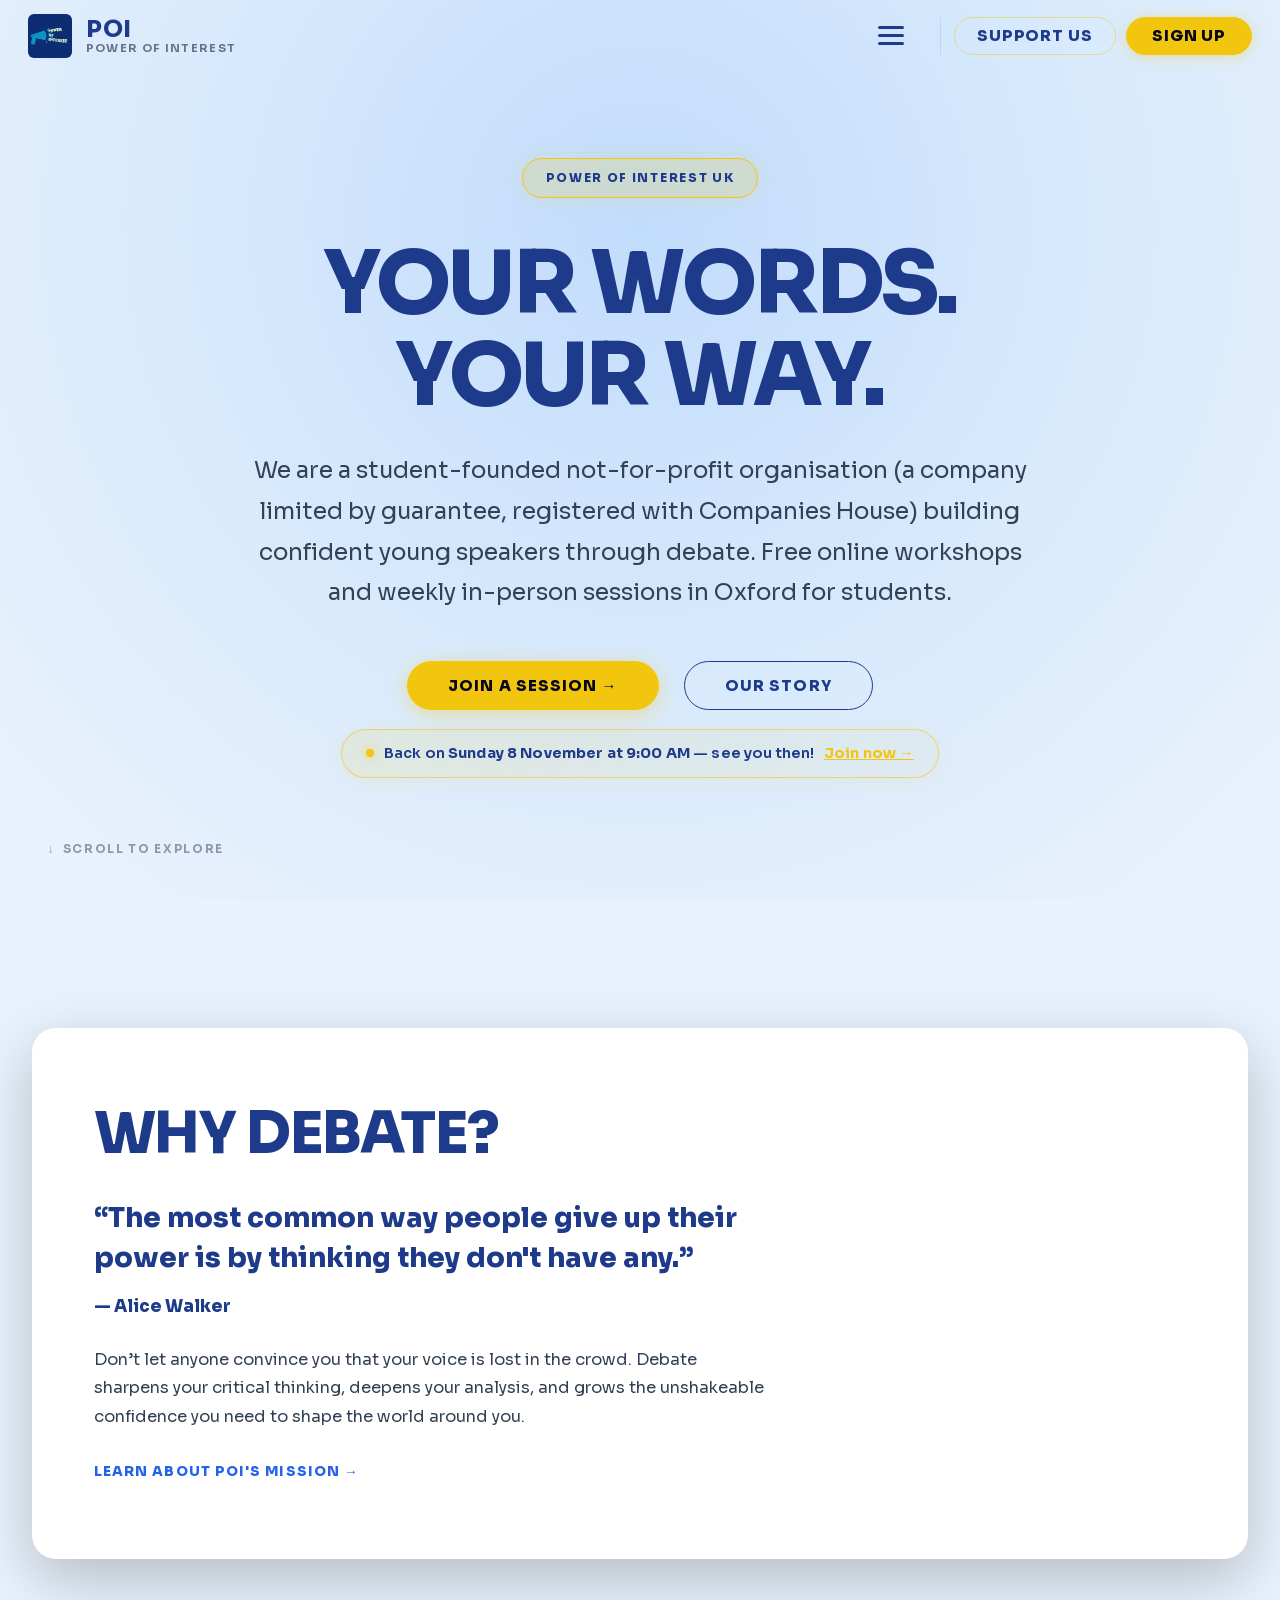
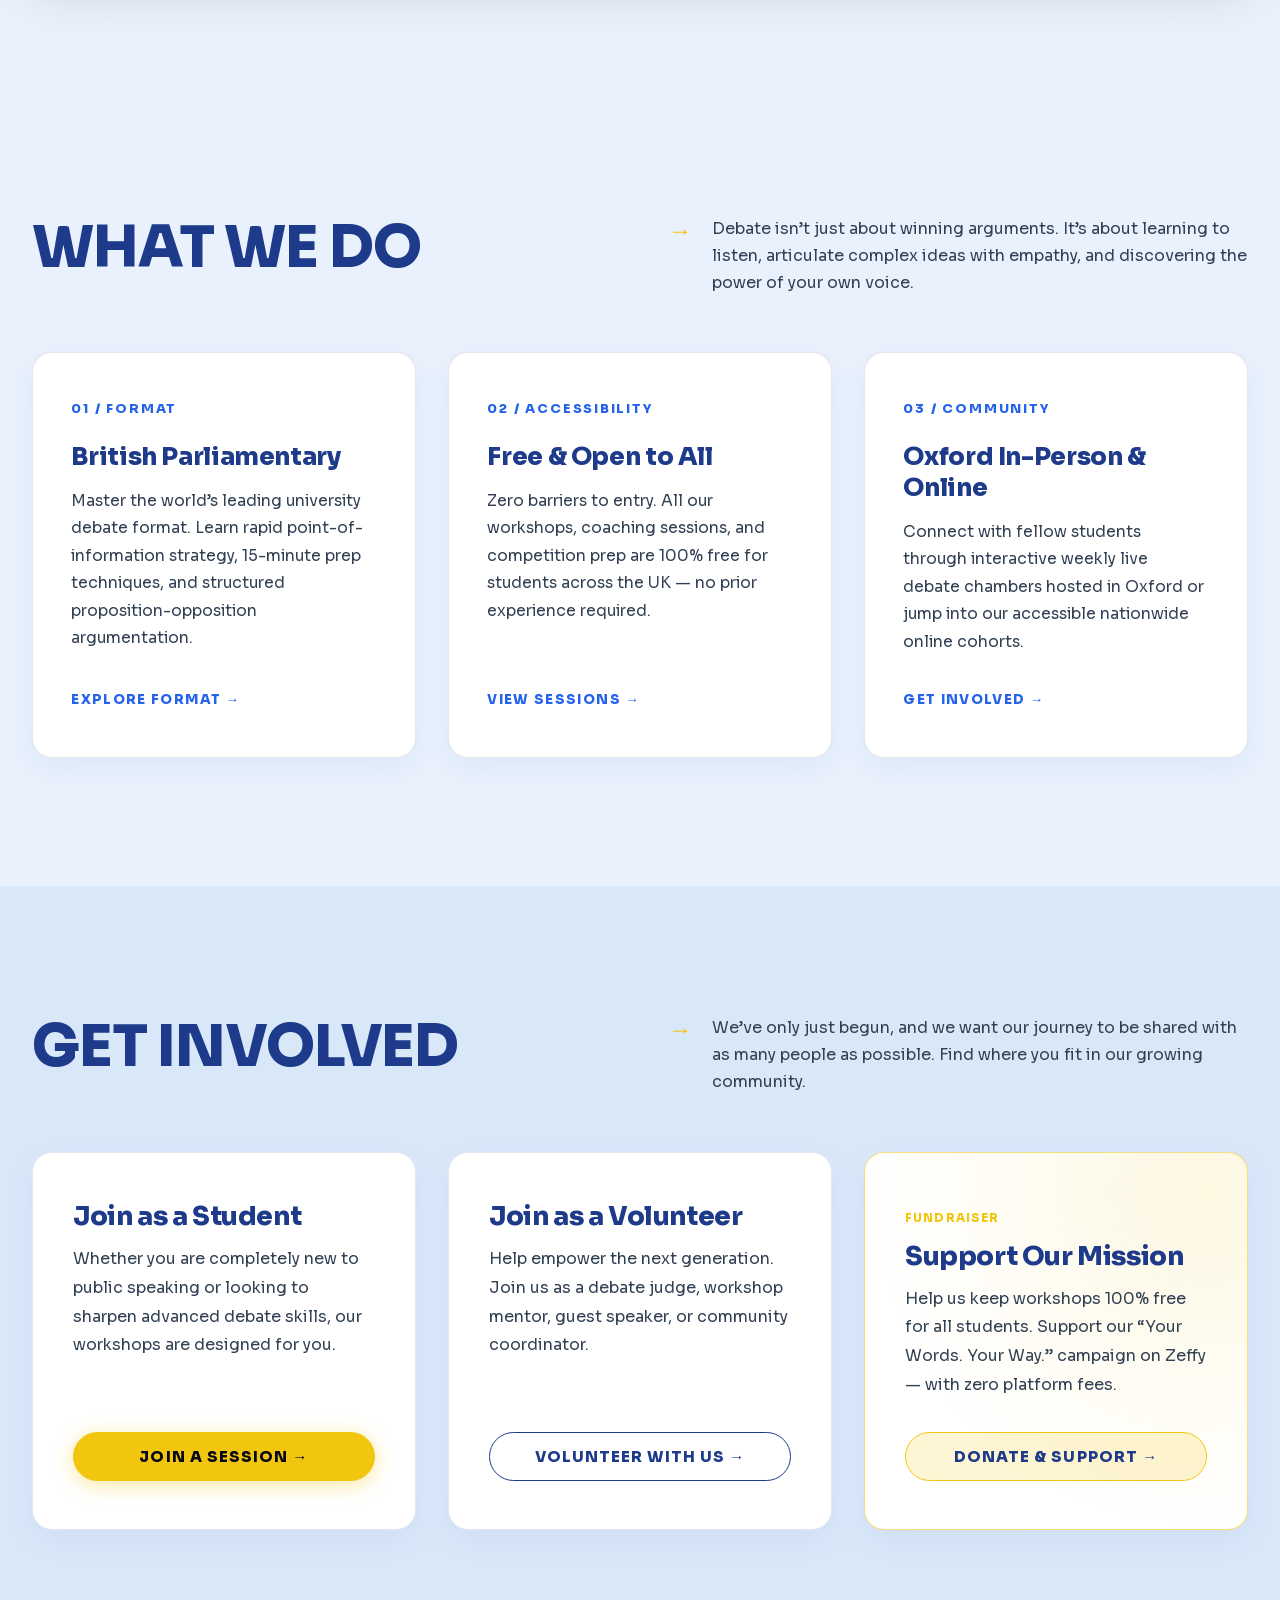
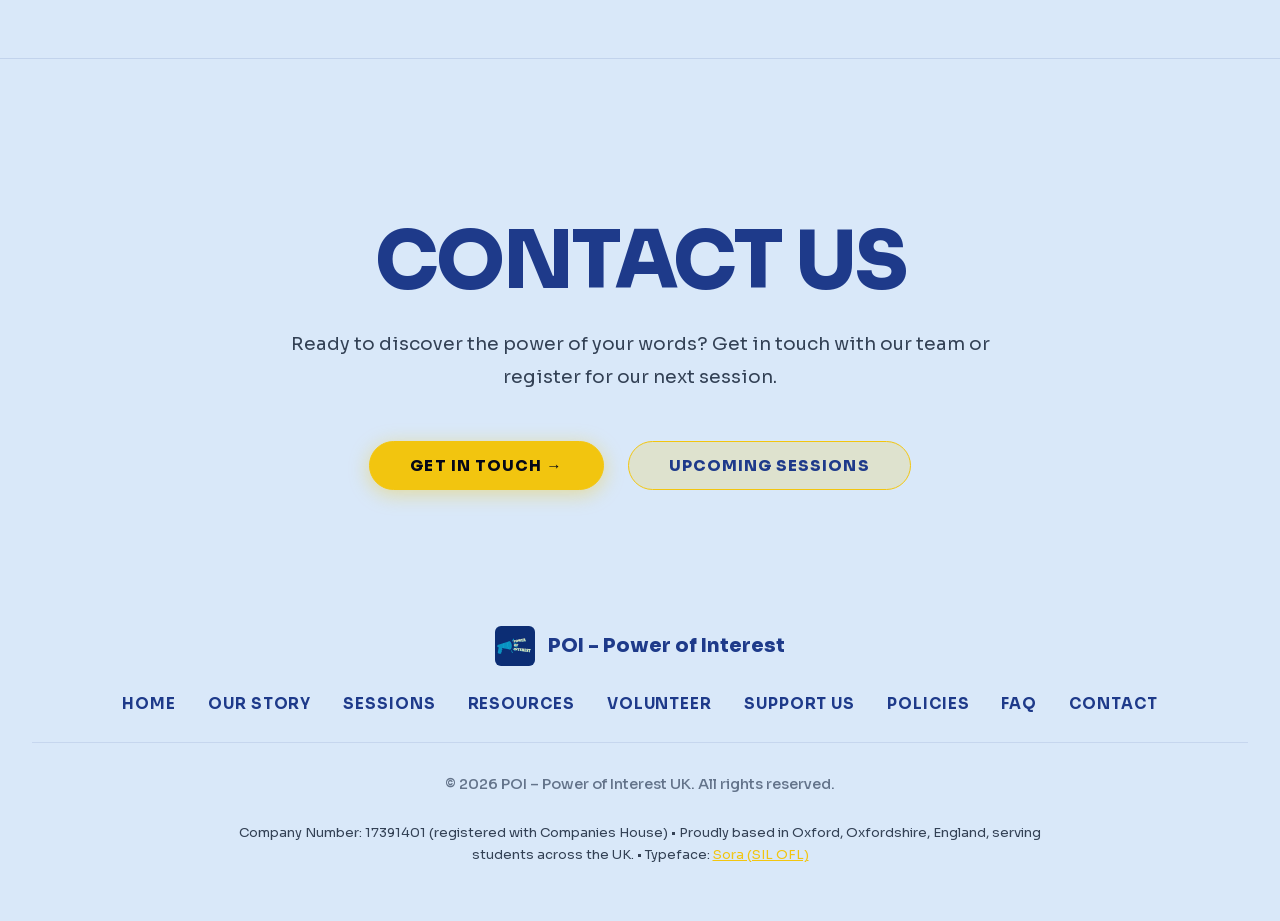
<file: index.html>
<!DOCTYPE html>
<html lang="en">
<head>
  <meta charset="UTF-8" />
  <meta name="viewport" content="width=device-width, initial-scale=1.0" />
  <title>POI – Power of Interest UK | Free Debate &amp; Public Speaking for Students</title>
  <meta name="description" content="POI (Power of Interest) is a student-founded not-for-profit offering free debate workshops and weekly British Parliamentary sessions in Oxford for secondary school students across the UK." />
  <meta name="keywords" content="POI, POI UK, Power of Interest, Power of Interest UK, debate UK, youth debate, public speaking UK, Oxford debate, free debate classes, British Parliamentary debate, secondary school debate, student debate club, debate for teenagers, debate Oxford, public speaking for students, debate workshops UK, learn to debate, debate society, oracy skills, debate training, free public speaking, debating for young people" />
  <!-- Open Graph (Facebook, LinkedIn, WhatsApp) -->
  <meta property="og:type" content="website" />
  <meta property="og:site_name" content="POI – Power of Interest UK" />
  <meta property="og:title" content="POI – Free Debate &amp; Public Speaking for Students" />
  <meta property="og:description" content="Student-founded not-for-profit offering free debate workshops and weekly British Parliamentary sessions in Oxford. Open to all UK secondary school students." />
  <meta property="og:url" content="https://poi.org.uk/" />
  <meta property="og:image" content="https://poi.org.uk/logo.jpg" />
  <meta property="og:locale" content="en_GB" />
  <!-- Twitter Card -->
  <meta name="twitter:card" content="summary" />
  <meta name="twitter:title" content="POI – Free Debate &amp; Public Speaking for Students" />
  <meta name="twitter:description" content="Student-founded not-for-profit offering free debate workshops and weekly British Parliamentary sessions in Oxford for secondary school students." />
  <meta name="twitter:image" content="https://poi.org.uk/logo.jpg" />
  <!-- Geo-targeting for local SEO -->
  <meta name="geo.region" content="GB-OXF" />
  <meta name="geo.placename" content="Oxford" />
  <meta name="geo.position" content="51.7520;-1.2577" />
  <meta name="ICBM" content="51.7520, -1.2577" />
  <link rel="preconnect" href="https://fonts.googleapis.com" />
  <link rel="preconnect" href="https://fonts.gstatic.com" crossorigin />
  <link href="https://fonts.googleapis.com/css2?family=Sora:wght@300;400;500;600;700;800;900&amp;display=swap" rel="stylesheet" />
  <link rel="stylesheet" href="styles.css?v=2.3" />
  <link rel="icon" href="logo.jpg" type="image/jpeg" />
  <link rel="canonical" href="https://poi.org.uk/" />
  <!-- Structured Data: Organization -->
  <script type="application/ld+json">
  {
    "@context": "https://schema.org",
    "@type": "Organization",
    "name": "POI – Power of Interest UK",
    "alternateName": ["POI", "Power of Interest", "POI UK", "Power of Interest UK"],
    "url": "https://poi.org.uk",
    "logo": "https://poi.org.uk/logo.jpg",
    "description": "A student-founded not-for-profit organisation offering free debate and public speaking workshops for secondary school students across the UK, based in Oxford.",
    "foundingDate": "2025",
    "founders": [
      { "@type": "Person", "name": "Maria Fargher" },
      { "@type": "Person", "name": "Alison Zhao" }
    ],
    "address": {
      "@type": "PostalAddress",
      "addressLocality": "Oxford",
      "addressRegion": "Oxfordshire",
      "addressCountry": "GB"
    },
    "areaServed": {
      "@type": "Country",
      "name": "United Kingdom"
    },
    "contactPoint": {
      "@type": "ContactPoint",
      "email": "contact@poi.org.uk",
      "contactType": "customer service"
    },
    "sameAs": [
      "https://www.linkedin.com/company/poi-power-of-interest/",
      "https://www.instagram.com/power_of_interest"
    ]
  }
  </script>
  <!-- Structured Data: WebSite -->
  <script type="application/ld+json">
  {
    "@context": "https://schema.org",
    "@type": "WebSite",
    "name": "POI – Power of Interest UK",
    "url": "https://poi.org.uk"
  }
  </script>
  <!-- Structured Data: BreadcrumbList -->
  <script type="application/ld+json">
  {
    "@context": "https://schema.org",
    "@type": "BreadcrumbList",
    "itemListElement": [
      { "@type": "ListItem", "position": 1, "name": "Home", "item": "https://poi.org.uk/" }
    ]
  }
  </script>
</head>
<body>

  <!-- ===== HEADER ===== -->
  <header class="site-header">
<div class="header-inner">
      <a href="index.html" class="header-brand">
        <img src="logo.jpg" alt="POI Logo" class="header-logo" />
        <div class="header-brand-text">
          <span class="brand-title">POI</span>
          <span class="brand-sub">Power of Interest</span>
        </div>
      </a>
      <nav class="nav" role="navigation" aria-label="Main navigation">

        <div class="nav-actions">
          <a href="https://www.zeffy.com/en-GB/donation-form/your-words-your-way" target="_blank" rel="noopener noreferrer" class="nav-btn-donate">Support Us</a>
          <a href="sessions.html" class="nav-cta">Sign Up</a>
        </div>
      </nav>
      <button class="hamburger" id="hamburger" aria-label="Toggle menu" aria-expanded="false">
        <span></span><span></span><span></span>
      </button>
    </div>
    <nav class="mobile-nav" id="mobile-nav" aria-label="Mobile navigation">
      <a href="index.html" class="active">Home</a>
      <a href="about.html">Our Story</a>
      <a href="sessions.html">Sessions</a>
      <a href="resources.html">Resources</a>
      <a href="volunteering.html">Volunteer</a>
      <a href="faq.html">FAQ</a>
      <a href="policies.html">Policies</a>
      <a href="contact.html">Contact</a>
      <div class="mobile-nav-actions">
        <a href="https://www.zeffy.com/en-GB/donation-form/your-words-your-way" target="_blank" rel="noopener noreferrer" class="btn btn-outline-yellow">Support Us &rarr;</a>
        <a href="sessions.html" class="btn btn-primary">Sign Up &rarr;</a>
      </div>
    </nav>
  </header>

  <!-- ===== HERO SECTION (Text-only Digital Panda Style) ===== -->
  <section class="hero">
    <div class="hero-content reveal">
      <span class="hero-tag">Power of Interest UK</span>
      <h1>Your Words.<br>Your Way.</h1>
      <p class="hero-subtitle">
        We are a student-founded not-for-profit organisation (a company limited by guarantee, registered with Companies House) building confident young speakers through debate. Free online workshops and weekly in-person sessions in Oxford for students.
      </p>
      <div class="hero-cta-row">
        <a href="sessions.html" class="btn btn-primary">Join a Session &rarr;</a>
        <a href="about.html" class="btn btn-outline">Our Story</a>
      </div>
      <!-- ===== ANNOUNCEMENT CALLOUT ===== -->
      <div class="hero-announcement">
        <span class="announcement-dot"></span>
        <span>Back on <strong>Sunday 8 November at 9:00 AM</strong> &mdash; see you then!</span>
        <a href="sessions.html">Join now &rarr;</a>
      </div>
    </div>
    <div class="hero-scroll-hint">
      <span>&darr;</span> Scroll to explore
    </div>
  </section>

  <!-- ===== QUOTE / MISSION SECTION (Light Card on Dark BG) ===== -->
  <section class="section">
    <div class="container">
      <div class="card-light-container reveal">
        <div class="card-light-split">
          <h2>Why Debate?</h2>
          <div class="card-light-content">
            <div class="quote-highlight">
              &ldquo;The most common way people give up their power is by thinking they don't have any.&rdquo;
            </div>
            <div class="quote-author">
              &mdash; Alice Walker
            </div>
            <p>
              Don&rsquo;t let anyone convince you that your voice is lost in the crowd. Debate sharpens your critical thinking, deepens your analysis, and grows the unshakeable confidence you need to shape the world around you.
            </p>
            <a href="about.html" class="card-light-link">LEARN ABOUT POI'S MISSION &rarr;</a>
          </div>
        </div>
      </div>
    </div>
  </section>

  <!-- ===== WHAT WE DO SECTION (Services/Pillars) ===== -->
  <section class="section">
    <div class="container">
      <div class="section-header-split reveal">
        <h2>What We Do</h2>
        <div class="section-header-desc">
          <span class="arrow">&rarr;</span>
          <p>
            Debate isn’t just about winning arguments. It’s about learning to listen, articulate complex ideas with empathy, and discovering the power of your own voice.
          </p>
        </div>
      </div>

      <div class="services-grid">
        <!-- Pillar 1 -->
        <div class="service-card reveal reveal-delay-1">
          <div class="service-card-top">
            <span class="service-num">01 / FORMAT</span>
            <h3>British Parliamentary</h3>
            <p>
              Master the world’s leading university debate format. Learn rapid point-of-information strategy, 15-minute prep techniques, and structured proposition-opposition argumentation.
            </p>
          </div>
          <a href="faq.html#bp-debate" class="btn-link">EXPLORE FORMAT &rarr;</a>
        </div>

        <!-- Pillar 2 -->
        <div class="service-card reveal reveal-delay-2">
          <div class="service-card-top">
            <span class="service-num">02 / ACCESSIBILITY</span>
            <h3>Free &amp; Open to All</h3>
            <p>
              Zero barriers to entry. All our workshops, coaching sessions, and competition prep are 100% free for students across the UK &mdash; no prior experience required.
            </p>
          </div>
          <a href="sessions.html" class="btn-link">VIEW SESSIONS &rarr;</a>
        </div>

        <!-- Pillar 3 -->
        <div class="service-card reveal reveal-delay-3">
          <div class="service-card-top">
            <span class="service-num">03 / COMMUNITY</span>
            <h3>Oxford In-Person &amp; Online</h3>
            <p>
              Connect with fellow students through interactive weekly live debate chambers hosted in Oxford or jump into our accessible nationwide online cohorts.
            </p>
          </div>
          <a href="sessions.html" class="btn-link">GET INVOLVED &rarr;</a>
        </div>
      </div>
    </div>
  </section>

  <!-- ===== JOIN US / ACTION CARDS ===== -->
  <section class="section section--alt">
    <div class="container">
      <div class="section-header-split reveal">
        <h2>Get Involved</h2>
        <div class="section-header-desc">
          <span class="arrow">&rarr;</span>
          <p>
            We’ve only just begun, and we want our journey to be shared with as many people as possible. Find where you fit in our growing community.
          </p>
        </div>
      </div>

      <div class="join-section-grid">
        <div class="join-card reveal reveal-delay-1">
          <div>
            <h3>Join as a Student</h3>
            <p>
              Whether you are completely new to public speaking or looking to sharpen advanced debate skills, our workshops are designed for you.
            </p>
          </div>
          <a href="sessions.html" class="btn btn-primary">Join a Session &rarr;</a>
        </div>

        <div class="join-card reveal reveal-delay-2">
          <div>
            <h3>Join as a Volunteer</h3>
            <p>
              Help empower the next generation. Join us as a debate judge, workshop mentor, guest speaker, or community coordinator.
            </p>
          </div>
          <a href="volunteering.html" class="btn btn-outline">Volunteer With Us &rarr;</a>
        </div>

        <div class="join-card reveal reveal-delay-3" style="border-color: var(--yellow-border); background: radial-gradient(circle at 90% 10%, rgba(242, 197, 15, 0.12) 0%, transparent 70%), var(--bg-card);">
          <div>
            <span style="display: inline-block; font-size: 0.72rem; font-weight: 800; text-transform: uppercase; letter-spacing: 0.1em; color: var(--yellow); margin-bottom: 0.75rem;">Fundraiser</span>
            <h3>Support Our Mission</h3>
            <p>
              Help us keep workshops 100% free for all students. Support our &ldquo;Your Words. Your Way.&rdquo; campaign on Zeffy &mdash; with zero platform fees.
            </p>
          </div>
          <a href="https://www.zeffy.com/en-GB/donation-form/your-words-your-way" target="_blank" rel="noopener noreferrer" class="btn btn-outline-yellow">Donate &amp; Support &rarr;</a>
        </div>
      </div>
    </div>
  </section>

  <!-- ===== FOOTER ===== -->
  <footer class="site-footer">
    <div class="container">
      <div class="footer-cta reveal">
        <h2>Contact Us</h2>
        <p>Ready to discover the power of your words? Get in touch with our team or register for our next session.</p>
        <div class="footer-cta-buttons">
          <a href="contact.html" class="btn btn-primary">Get In Touch &rarr;</a>
          <a href="sessions.html" class="btn btn-outline-yellow">Upcoming Sessions</a>
        </div>
      </div>

      <div class="footer-inner">
        <div class="footer-brand-row">
          <img src="logo.jpg" alt="POI Logo" class="footer-logo" />
          <span class="footer-brand-name">POI &ndash; Power of Interest</span>
        </div>
        <nav class="footer-links" aria-label="Footer navigation">
          <a href="index.html">Home</a>
          <a href="about.html">Our Story</a>
          <a href="sessions.html">Sessions</a>
          <a href="resources.html">Resources</a>
          <a href="volunteering.html">Volunteer</a>
          <a href="https://www.zeffy.com/en-GB/donation-form/your-words-your-way" target="_blank" rel="noopener noreferrer">Support Us</a>
          <a href="policies.html">Policies</a>
          <a href="faq.html">FAQ</a>
          <a href="contact.html">Contact</a>
        </nav>
        <p class="footer-copyright">&copy; 2026 POI &ndash; Power of Interest UK. All rights reserved.</p>
        <p class="footer-meta">Company Number: 17391401 (registered with Companies House) &bull; Proudly based in Oxford, Oxfordshire, England, serving students across the UK. &bull; Typeface: <a href="fonts/LICENSE-Sora.txt" target="_blank" style="color: inherit; text-decoration: underline;">Sora (SIL OFL)</a></p>
      </div>
    </div>
  </footer>

  <script src="main.js"></script>
</body>
</html>
</file>
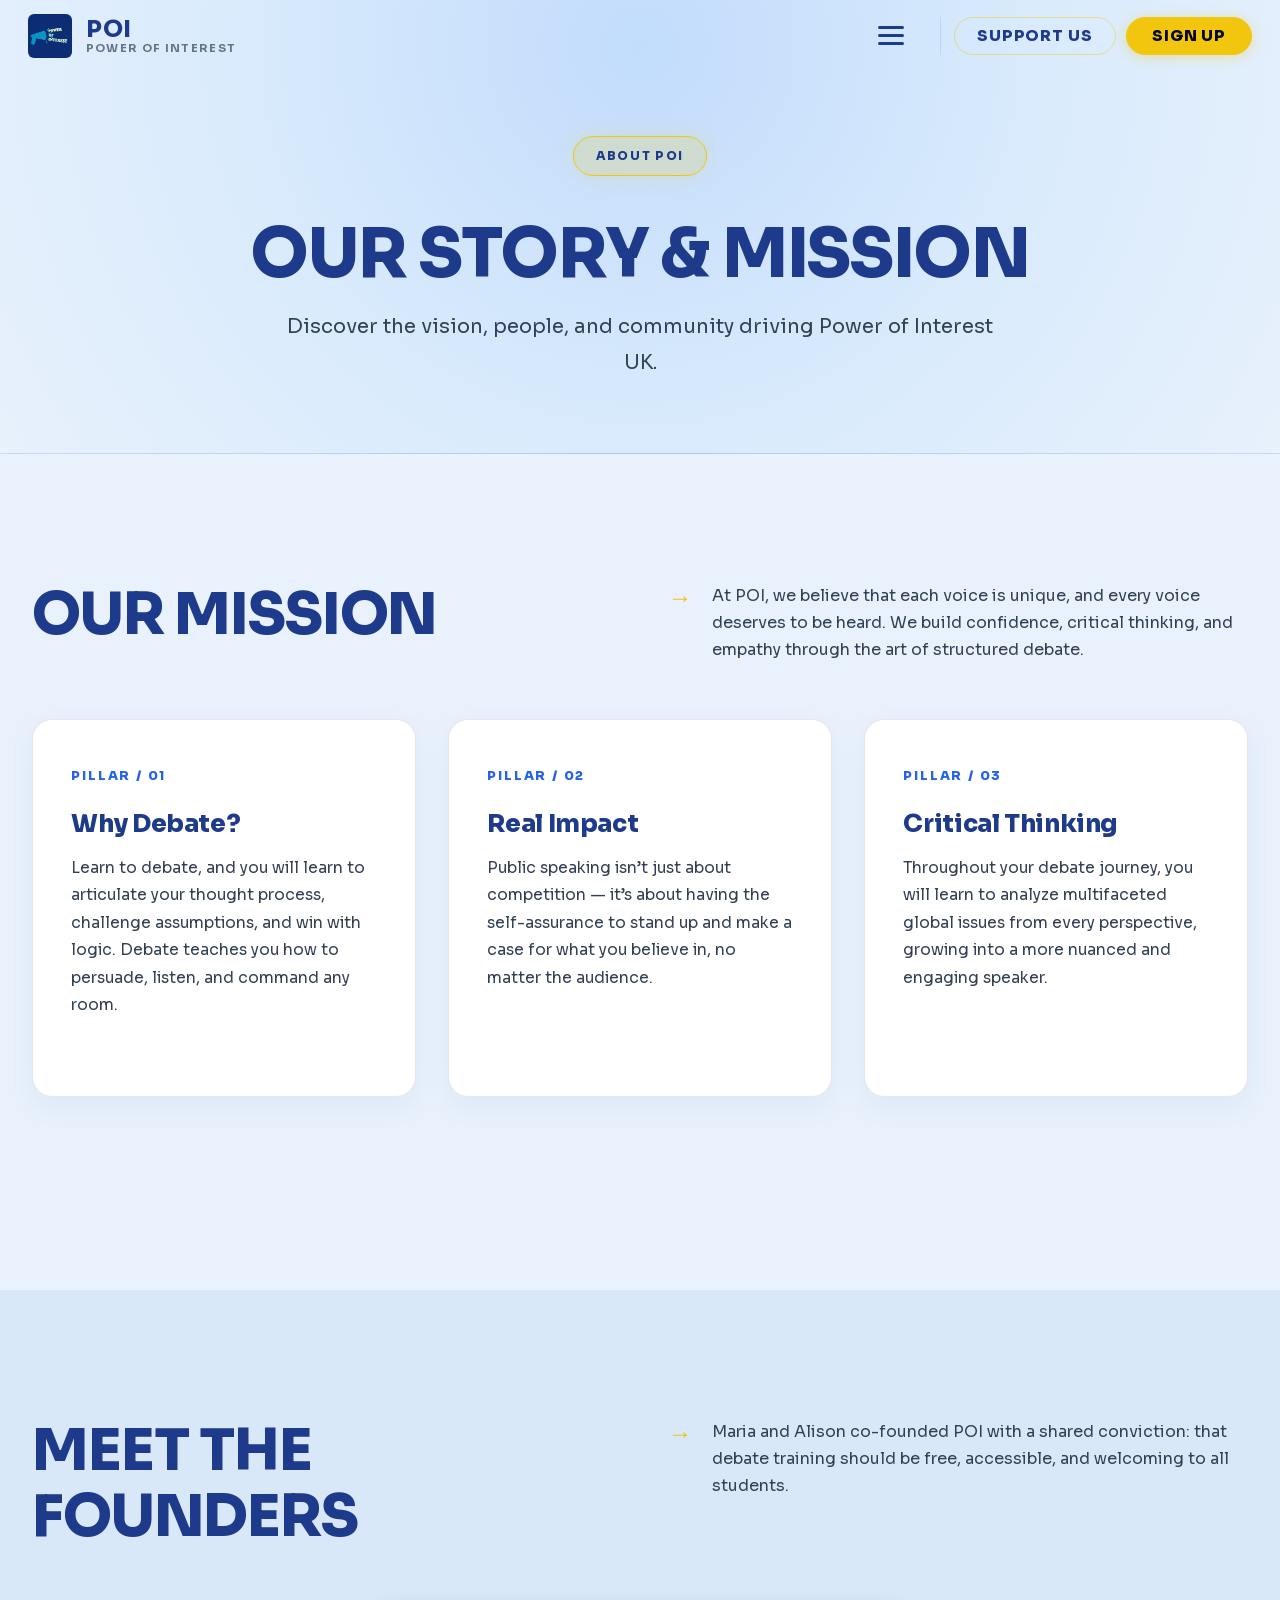
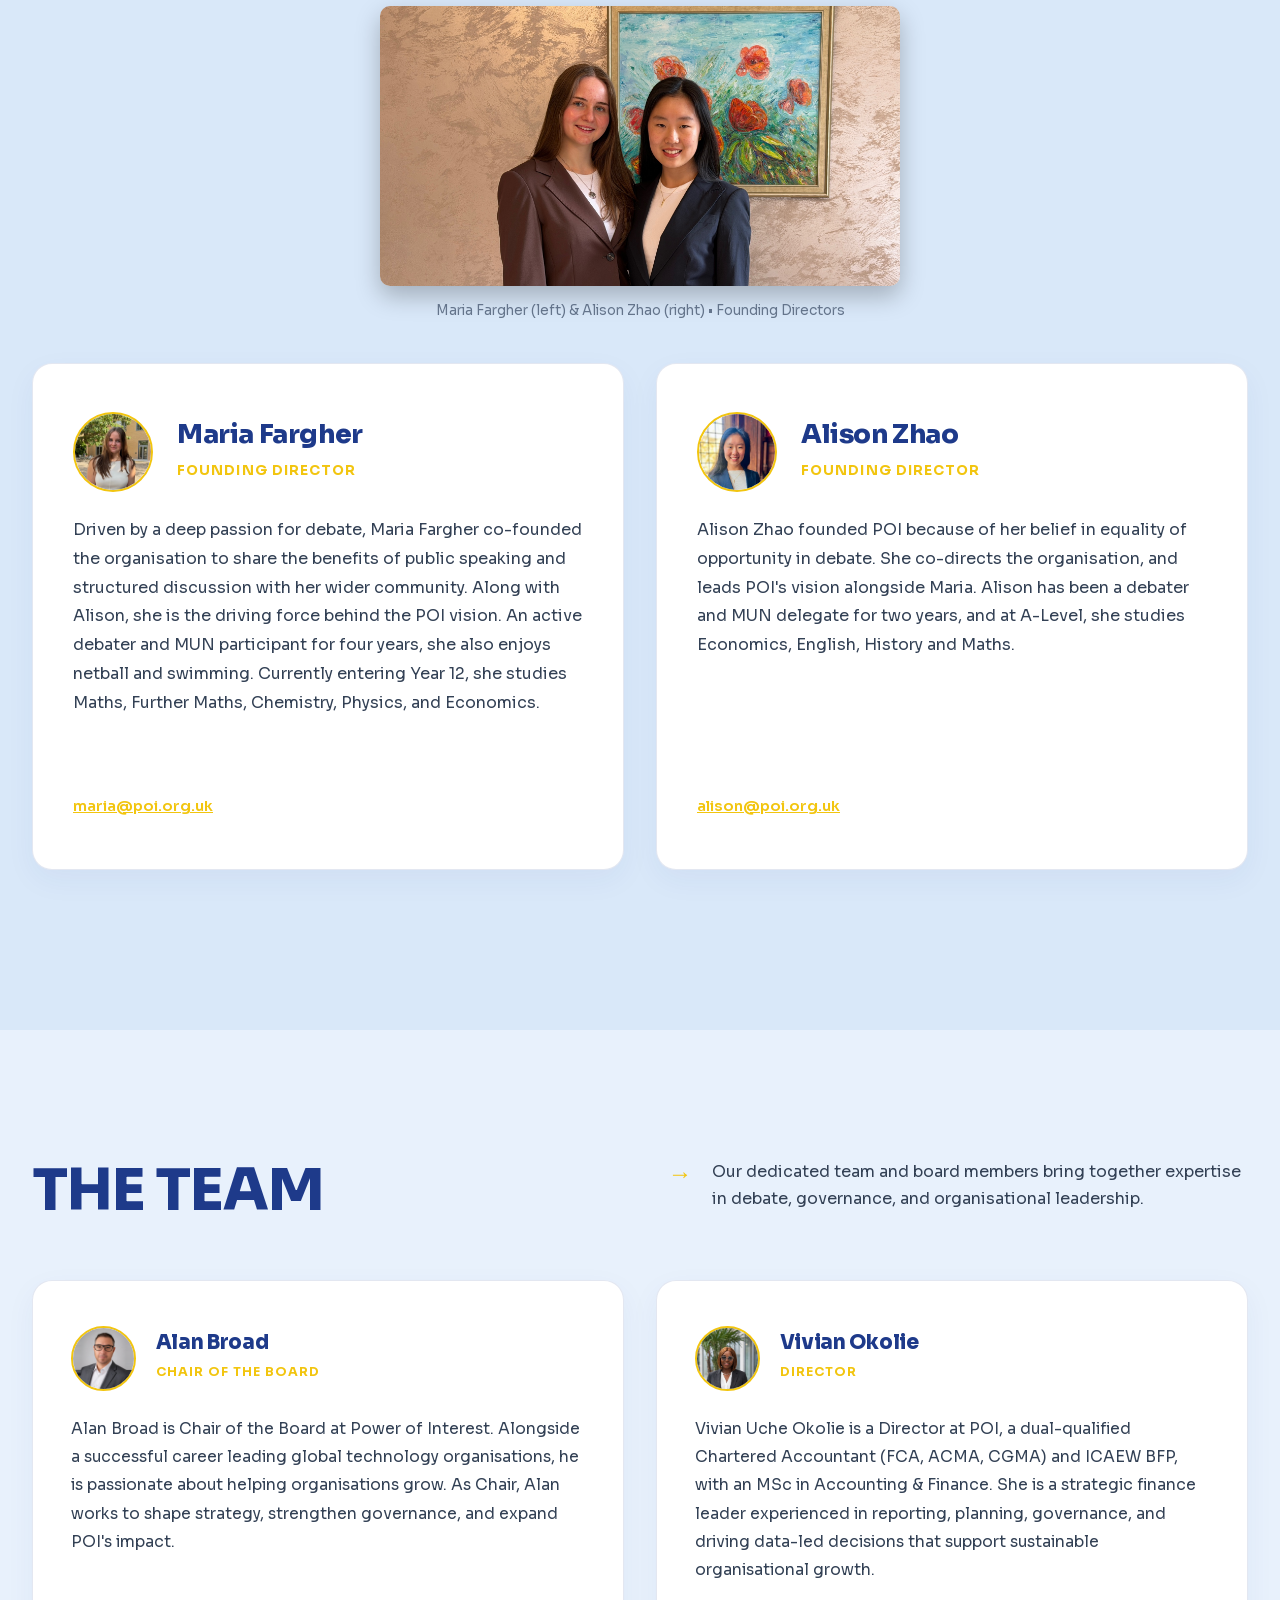
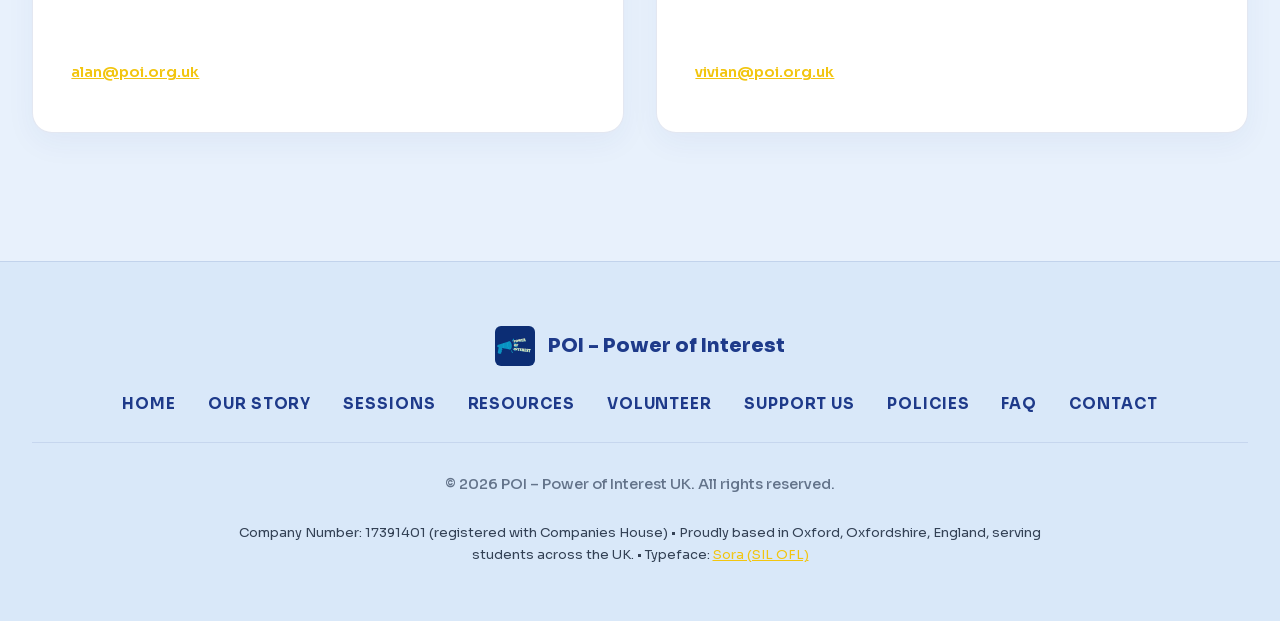
<file: about.html>
<!DOCTYPE html>
<html lang="en">
<head>
  <meta charset="UTF-8" />
  <meta name="viewport" content="width=device-width, initial-scale=1.0" />
  <title>Our Story &amp; Mission | POI – Power of Interest UK | Free Student Debate</title>
  <meta name="description" content="Meet the founders and team behind POI (Power of Interest) UK. Learn how our student-founded not-for-profit is making free debate and public speaking accessible to secondary school students in Oxford and across the UK." />
  <meta name="keywords" content="POI founders, Power of Interest team, student debate Oxford, youth debate organisation UK, free debate for students, Maria Fargher, Alison Zhao, debate mission, public speaking charity UK" />
  <!-- Open Graph -->
  <meta property="og:type" content="website" />
  <meta property="og:site_name" content="POI – Power of Interest UK" />
  <meta property="og:title" content="Our Story &amp; Mission | POI – Power of Interest UK" />
  <meta property="og:description" content="Meet the student founders behind POI and discover our mission to bring free debate and public speaking training to young people across the UK." />
  <meta property="og:url" content="https://poi.org.uk/about.html" />
  <meta property="og:image" content="https://poi.org.uk/founders.jpg" />
  <meta property="og:locale" content="en_GB" />
  <!-- Twitter Card -->
  <meta name="twitter:card" content="summary" />
  <meta name="twitter:title" content="Our Story &amp; Mission | POI UK" />
  <meta name="twitter:description" content="Meet the student founders behind POI and discover our mission to bring free debate training to young people across the UK." />
  <meta name="twitter:image" content="https://poi.org.uk/founders.jpg" />
  <!-- Geo-targeting -->
  <meta name="geo.region" content="GB-OXF" />
  <meta name="geo.placename" content="Oxford" />
  <link rel="preconnect" href="https://fonts.googleapis.com" />
  <link rel="preconnect" href="https://fonts.gstatic.com" crossorigin />
  <link href="https://fonts.googleapis.com/css2?family=Sora:wght@300;400;500;600;700;800;900&amp;display=swap" rel="stylesheet" />
  <link rel="stylesheet" href="styles.css?v=2.3" />
  <link rel="icon" href="logo.jpg" type="image/jpeg" />
  <link rel="canonical" href="https://poi.org.uk/about.html" />
  <!-- Structured Data: BreadcrumbList -->
  <script type="application/ld+json">
  {
    "@context": "https://schema.org",
    "@type": "BreadcrumbList",
    "itemListElement": [
      { "@type": "ListItem", "position": 1, "name": "Home", "item": "https://poi.org.uk/" },
      { "@type": "ListItem", "position": 2, "name": "Our Story", "item": "https://poi.org.uk/about.html" }
    ]
  }
  </script>
</head>
<body>

  <!-- ===== HEADER ===== -->
  <header class="site-header">
<div class="header-inner">
      <a href="index.html" class="header-brand">
        <img src="logo.jpg" alt="POI Logo" class="header-logo" />
        <div class="header-brand-text">
          <span class="brand-title">POI</span>
          <span class="brand-sub">Power of Interest</span>
        </div>
      </a>
      <nav class="nav" role="navigation" aria-label="Main navigation">

        <div class="nav-actions">
          <a href="https://www.zeffy.com/en-GB/donation-form/your-words-your-way" target="_blank" rel="noopener noreferrer" class="nav-btn-donate">Support Us</a>
          <a href="sessions.html" class="nav-cta">Sign Up</a>
        </div>
      </nav>
      <button class="hamburger" id="hamburger" aria-label="Toggle menu" aria-expanded="false">
        <span></span><span></span><span></span>
      </button>
    </div>
    <nav class="mobile-nav" id="mobile-nav" aria-label="Mobile navigation">
      <a href="index.html">Home</a>
      <a href="about.html" class="active">Our Story</a>
      <a href="sessions.html">Sessions</a>
      <a href="resources.html">Resources</a>
      <a href="volunteering.html">Volunteer</a>
      <a href="faq.html">FAQ</a>
      <a href="policies.html">Policies</a>
      <a href="contact.html">Contact</a>
      <div class="mobile-nav-actions">
        <a href="https://www.zeffy.com/en-GB/donation-form/your-words-your-way" target="_blank" rel="noopener noreferrer" class="btn btn-outline-yellow">Support Us &rarr;</a>
        <a href="sessions.html" class="btn btn-primary">Sign Up &rarr;</a>
      </div>
    </nav>
  </header>

  <!-- ===== PAGE HEADER ===== -->
  <section class="page-header">
    <div class="container reveal">
      <span class="hero-tag">About POI</span>
      <h1>Our Story &amp; Mission</h1>
      <p>Discover the vision, people, and community driving Power of Interest UK.</p>
    </div>
  </section>

  <!-- ===== MISSION SECTION ===== -->
  <section class="section" id="mission">
    <div class="container">
      <div class="section-header-split reveal">
        <h2>Our Mission</h2>
        <div class="section-header-desc">
          <span class="arrow">&rarr;</span>
          <p>
            At POI, we believe that each voice is unique, and every voice deserves to be heard. We build confidence, critical thinking, and empathy through the art of structured debate.
          </p>
        </div>
      </div>
      
      <div class="services-grid" style="margin-bottom: 4rem;">
        <div class="service-card reveal reveal-delay-1">
          <div class="service-card-top">
            <span class="service-num">PILLAR / 01</span>
            <h3>Why Debate?</h3>
            <p>
              Learn to debate, and you will learn to articulate your thought process, challenge assumptions, and win with logic. Debate teaches you how to persuade, listen, and command any room.
            </p>
          </div>
        </div>
        
        <div class="service-card reveal reveal-delay-2">
          <div class="service-card-top">
            <span class="service-num">PILLAR / 02</span>
            <h3>Real Impact</h3>
            <p>
              Public speaking isn’t just about competition &mdash; it’s about having the self-assurance to stand up and make a case for what you believe in, no matter the audience.
            </p>
          </div>
        </div>

        <div class="service-card reveal reveal-delay-3">
          <div class="service-card-top">
            <span class="service-num">PILLAR / 03</span>
            <h3>Critical Thinking</h3>
            <p>
              Throughout your debate journey, you will learn to analyze multifaceted global issues from every perspective, growing into a more nuanced and engaging speaker.
            </p>
          </div>
        </div>
      </div>
    </div>
  </section>

  <!-- ===== MEET THE FOUNDERS SECTION ===== -->
  <section class="section section--alt">
    <div class="container">
      <div class="section-header-split reveal">
        <h2>Meet the Founders</h2>
        <div class="section-header-desc">
          <span class="arrow">&rarr;</span>
          <p>
            Maria and Alison co-founded POI with a shared conviction: that debate training should be free, accessible, and welcoming to all students.
          </p>
        </div>
      </div>

      <!-- Subtle, Compact Founders Photo -->
      <div class="reveal" style="margin-bottom: 2.5rem; text-align: center;">
        <div style="max-width: 520px; margin: 0 auto; border-radius: var(--radius-sm); overflow: hidden; border: 1px solid var(--surface-border); box-shadow: 0 10px 25px rgba(0, 0, 0, 0.25);">
          <img src="founders.jpg" alt="Maria Fargher and Alison Zhao, Founding Directors of POI" style="width: 100%; height: auto; max-height: 280px; object-fit: cover; object-position: center 30%; display: block;" />
        </div>
        <p style="color: var(--text-muted); font-size: 0.85rem; margin-top: 0.75rem;">Maria Fargher (left) &amp; Alison Zhao (right) &bull; Founding Directors</p>
      </div>

      <div class="join-section-grid" style="margin-bottom: 2rem;">
        <!-- Maria Fargher -->
        <div class="join-card reveal reveal-delay-1" style="display: flex; flex-direction: column; justify-content: space-between;">
          <div>
            <div style="display: flex; align-items: center; gap: 1.5rem; margin-bottom: 1.5rem;">
              <img src="maria.jpg" alt="Maria Fargher" style="width: 80px; height: 80px; border-radius: 50%; object-fit: cover; border: 2px solid var(--yellow);" />
              <div>
                <h3 style="margin-bottom: 0.25rem;">Maria Fargher</h3>
                <span style="color: var(--yellow); font-weight: 700; font-size: 0.85rem; text-transform: uppercase; letter-spacing: 0.08em;">Founding Director</span>
              </div>
            </div>
            <p style="line-height: 1.8; color: var(--text-secondary);">
              Driven by a deep passion for debate, Maria Fargher co-founded the organisation to share the benefits of public speaking and structured discussion with her wider community. Along with Alison, she is the driving force behind the POI vision. An active debater and MUN participant for four years, she also enjoys netball and swimming. Currently entering Year 12, she studies Maths, Further Maths, Chemistry, Physics, and Economics.
            </p>
          </div>
          <div style="margin-top: 1.5rem; padding-top: 1rem; border-top: 1px solid var(--surface-border);">
            <a href="mailto:maria@poi.org.uk" style="color: var(--yellow); font-weight: 600; text-decoration: underline; font-size: 0.92rem; display: inline-flex; align-items: center;">maria@poi.org.uk</a>
          </div>
        </div>

        <!-- Alison Zhao -->
        <div class="join-card reveal reveal-delay-2" style="display: flex; flex-direction: column; justify-content: space-between;">
          <div>
            <div style="display: flex; align-items: center; gap: 1.5rem; margin-bottom: 1.5rem;">
              <img src="alison.jpg" alt="Alison Zhao" style="width: 80px; height: 80px; border-radius: 50%; object-fit: cover; border: 2px solid var(--yellow);" />
              <div>
                <h3 style="margin-bottom: 0.25rem;">Alison Zhao</h3>
                <span style="color: var(--yellow); font-weight: 700; font-size: 0.85rem; text-transform: uppercase; letter-spacing: 0.08em;">Founding Director</span>
              </div>
            </div>
            <p style="line-height: 1.8; color: var(--text-secondary);">
              Alison Zhao founded POI because of her belief in equality of opportunity in debate. She co-directs the organisation, and leads POI's vision alongside Maria. Alison has been a debater and MUN delegate for two years, and at A-Level, she studies Economics, English, History and Maths.
            </p>
          </div>
          <div style="margin-top: 1.5rem; padding-top: 1rem; border-top: 1px solid var(--surface-border);">
            <a href="mailto:alison@poi.org.uk" style="color: var(--yellow); font-weight: 600; text-decoration: underline; font-size: 0.92rem; display: inline-flex; align-items: center;">alison@poi.org.uk</a>
          </div>
        </div>
      </div>
    </div>
  </section>

  <!-- ===== MEET THE TEAM ===== -->
  <section class="section">
    <div class="container">
      <div class="section-header-split reveal">
        <h2>The Team</h2>
        <div class="section-header-desc">
          <span class="arrow">&rarr;</span>
          <p>
            Our dedicated team and board members bring together expertise in debate, governance, and organisational leadership.
          </p>
        </div>
      </div>

      <div class="services-grid">
        <!-- Alan Broad -->
        <div class="service-card reveal reveal-delay-1" style="display: flex; flex-direction: column; justify-content: space-between;">
          <div class="service-card-top">
            <div style="display: flex; align-items: center; gap: 1.2rem; margin-bottom: 1.5rem;">
              <img src="alan.jpg" alt="Alan Broad" style="width: 65px; height: 65px; border-radius: 50%; object-fit: cover; border: 2px solid var(--yellow);" />
              <div>
                <h3 style="font-size: 1.25rem; margin: 0;">Alan Broad</h3>
                <span style="color: var(--yellow); font-weight: 700; font-size: 0.78rem; text-transform: uppercase; letter-spacing: 0.08em;">Chair of the Board</span>
              </div>
            </div>
            <p style="color: var(--text-secondary); line-height: 1.8;">
              Alan Broad is Chair of the Board at Power of Interest. Alongside a successful career leading global technology organisations, he is passionate about helping organisations grow. As Chair, Alan works to shape strategy, strengthen governance, and expand POI's impact.
            </p>
          </div>
          <div style="margin-top: 1.5rem; padding-top: 1rem; border-top: 1px solid var(--surface-border);">
            <a href="mailto:alan@poi.org.uk" style="color: var(--yellow); font-weight: 600; text-decoration: underline; font-size: 0.92rem; display: inline-flex; align-items: center;">alan@poi.org.uk</a>
          </div>
        </div>

        <!-- Vivian Okolie -->
        <div class="service-card reveal reveal-delay-2" style="display: flex; flex-direction: column; justify-content: space-between;">
          <div class="service-card-top">
            <div style="display: flex; align-items: center; gap: 1.2rem; margin-bottom: 1.5rem;">
              <img src="vivian.jpg" alt="Vivian Okolie" style="width: 65px; height: 65px; border-radius: 50%; object-fit: cover; border: 2px solid var(--yellow);" />
              <div>
                <h3 style="font-size: 1.25rem; margin: 0;">Vivian Okolie</h3>
                <span style="color: var(--yellow); font-weight: 700; font-size: 0.78rem; text-transform: uppercase; letter-spacing: 0.08em;">Director</span>
              </div>
            </div>
            <p style="color: var(--text-secondary); line-height: 1.8;">
              Vivian Uche Okolie is a Director at POI, a dual-qualified Chartered Accountant (FCA, ACMA, CGMA) and ICAEW BFP, with an MSc in Accounting &amp; Finance. She is a strategic finance leader experienced in reporting, planning, governance, and driving data-led decisions that support sustainable organisational growth.
            </p>
          </div>
          <div style="margin-top: 1.5rem; padding-top: 1rem; border-top: 1px solid var(--surface-border);">
            <a href="mailto:vivian@poi.org.uk" style="color: var(--yellow); font-weight: 600; text-decoration: underline; font-size: 0.92rem; display: inline-flex; align-items: center;">vivian@poi.org.uk</a>
          </div>
        </div>
      </div>
    </div>
  </section>

  <!-- ===== FOOTER ===== -->
  <footer class="site-footer">
    <div class="container">
      <div class="footer-inner" style="border-top: none; padding-top: 0;">
        <div class="footer-brand-row">
          <img src="logo.jpg" alt="POI Logo" class="footer-logo" />
          <span class="footer-brand-name">POI &ndash; Power of Interest</span>
        </div>
        <nav class="footer-links" aria-label="Footer navigation">
          <a href="index.html">Home</a>
          <a href="about.html">Our Story</a>
          <a href="sessions.html">Sessions</a>
          <a href="resources.html">Resources</a>
          <a href="volunteering.html">Volunteer</a>
          <a href="https://www.zeffy.com/en-GB/donation-form/your-words-your-way" target="_blank" rel="noopener noreferrer">Support Us</a>
          <a href="policies.html">Policies</a>
          <a href="faq.html">FAQ</a>
          <a href="contact.html">Contact</a>
        </nav>
        <p class="footer-copyright">&copy; 2026 POI &ndash; Power of Interest UK. All rights reserved.</p>
        <p class="footer-meta">Company Number: 17391401 (registered with Companies House) &bull; Proudly based in Oxford, Oxfordshire, England, serving students across the UK. &bull; Typeface: <a href="fonts/LICENSE-Sora.txt" target="_blank" style="color: inherit; text-decoration: underline;">Sora (SIL OFL)</a></p>
      </div>
    </div>
  </footer>

  <script src="main.js"></script>
</body>
</html>
</file>
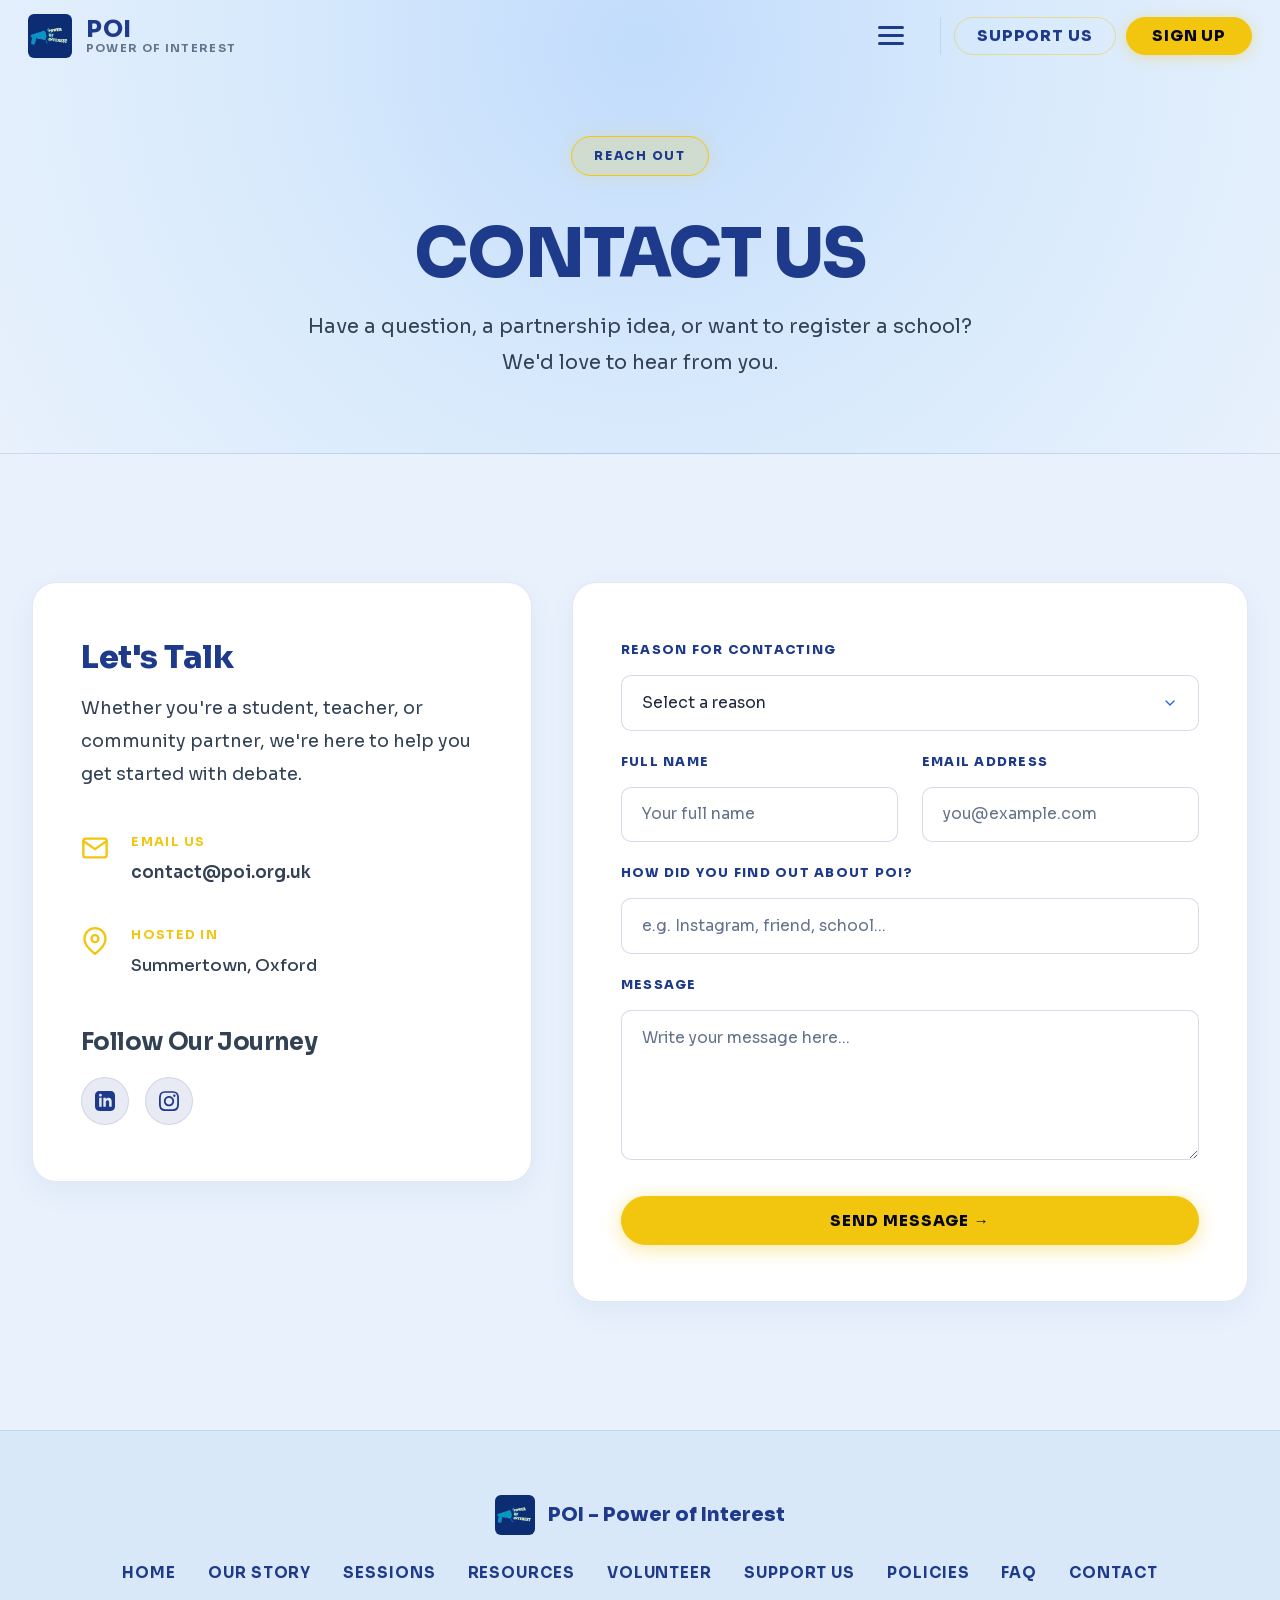
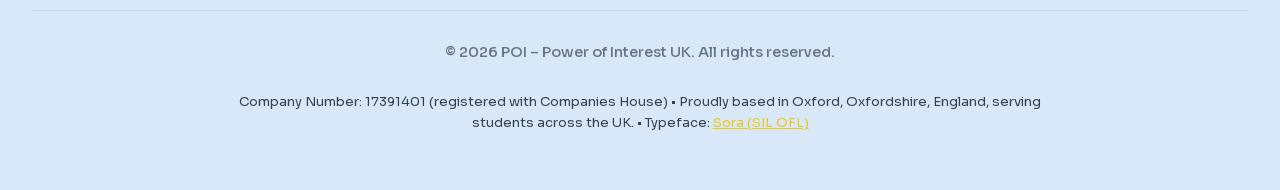
<file: contact.html>
<!DOCTYPE html>
<html lang="en">
<head>
  <meta charset="UTF-8" />
  <meta name="viewport" content="width=device-width, initial-scale=1.0" />
  <title>Contact Us | POI – Power of Interest UK | Get In Touch</title>
  <meta name="description" content="Contact Power of Interest UK (POI). Get in touch for general enquiries, school partnerships, sign-up queries, or volunteering. Email contact@poi.org.uk or use our contact form. Based in Oxford." />
  <meta name="keywords" content="contact POI, Power of Interest contact, debate enquiry Oxford, school partnership debate, POI email, contact debate club UK, sign up debate Oxford" />
  <!-- Open Graph -->
  <meta property="og:type" content="website" />
  <meta property="og:site_name" content="POI – Power of Interest UK" />
  <meta property="og:title" content="Contact Us | POI – Power of Interest UK" />
  <meta property="og:description" content="Get in touch with POI for enquiries, partnerships, or sign-up queries. Based in Oxford, serving students across the UK." />
  <meta property="og:url" content="https://poi.org.uk/contact.html" />
  <meta property="og:image" content="https://poi.org.uk/logo.jpg" />
  <meta property="og:locale" content="en_GB" />
  <!-- Twitter Card -->
  <meta name="twitter:card" content="summary" />
  <meta name="twitter:title" content="Contact Us | POI UK" />
  <meta name="twitter:description" content="Get in touch with POI for enquiries, partnerships, or sign-up queries." />
  <meta name="twitter:image" content="https://poi.org.uk/logo.jpg" />
  <!-- Geo-targeting -->
  <meta name="geo.region" content="GB-OXF" />
  <meta name="geo.placename" content="Oxford" />
  <link rel="preconnect" href="https://fonts.googleapis.com" />
  <link rel="preconnect" href="https://fonts.gstatic.com" crossorigin />
  <link href="https://fonts.googleapis.com/css2?family=Sora:wght@300;400;500;600;700;800;900&display=swap" rel="stylesheet" />
  <link rel="stylesheet" href="styles.css?v=2.3" />
  <link rel="icon" href="logo.jpg" type="image/jpeg" />
  <link rel="canonical" href="https://poi.org.uk/contact.html" />
  <!-- Structured Data: BreadcrumbList -->
  <script type="application/ld+json">
  {
    "@context": "https://schema.org",
    "@type": "BreadcrumbList",
    "itemListElement": [
      { "@type": "ListItem", "position": 1, "name": "Home", "item": "https://poi.org.uk/" },
      { "@type": "ListItem", "position": 2, "name": "Contact", "item": "https://poi.org.uk/contact.html" }
    ]
  }
  </script>
</head>
<body>

  <!-- ===== HEADER ===== -->
  <header class="site-header">
<div class="header-inner">
      <a href="index.html" class="header-brand">
        <img src="logo.jpg" alt="POI Logo" class="header-logo" />
        <div class="header-brand-text">
          <span class="brand-title">POI</span>
          <span class="brand-sub">Power of Interest</span>
        </div>
      </a>
      <nav class="nav" role="navigation" aria-label="Main navigation">

        <div class="nav-actions">
          <a href="https://www.zeffy.com/en-GB/donation-form/your-words-your-way" target="_blank" rel="noopener noreferrer" class="nav-btn-donate">Support Us</a>
          <a href="sessions.html" class="nav-cta">Sign Up</a>
        </div>
      </nav>
      <button class="hamburger" id="hamburger" aria-label="Toggle menu" aria-expanded="false">
        <span></span><span></span><span></span>
      </button>
    </div>
    <nav class="mobile-nav" id="mobile-nav" aria-label="Mobile navigation">
      <a href="index.html">Home</a>
      <a href="about.html">Our Story</a>
      <a href="sessions.html">Sessions</a>
      <a href="resources.html">Resources</a>
      <a href="volunteering.html">Volunteer</a>
      <a href="faq.html">FAQ</a>
      <a href="policies.html">Policies</a>
      <a href="contact.html" class="active">Contact</a>
      <div class="mobile-nav-actions">
        <a href="https://www.zeffy.com/en-GB/donation-form/your-words-your-way" target="_blank" rel="noopener noreferrer" class="btn btn-outline-yellow">Support Us &rarr;</a>
        <a href="sessions.html" class="btn btn-primary">Sign Up &rarr;</a>
      </div>
    </nav>
  </header>

  <!-- ===== PAGE HEADER ===== -->
  <section class="page-header">
    <div class="container reveal">
      <span class="hero-tag">Reach Out</span>
      <h1>Contact Us</h1>
      <p>Have a question, a partnership idea, or want to register a school? We'd love to hear from you.</p>
    </div>
  </section>

  <!-- ===== CONTACT CONTENT ===== -->
  <section class="section">
    <div class="container">
      <div class="contact-grid">
        <!-- Contact Info Card -->
        <div class="contact-info-card reveal reveal-delay-1">
          <h3 style="font-size: 2rem; margin-bottom: 1rem;">Let's Talk</h3>
          <p style="margin-bottom: 2.5rem;">
            Whether you're a student, teacher, or community partner, we're here to help you get started with debate.
          </p>
          
          <div class="contact-detail">
            <svg class="contact-detail-icon" viewBox="0 0 24 24" fill="none" stroke="currentColor" stroke-width="2" stroke-linecap="round" stroke-linejoin="round"><path d="M4 4h16c1.1 0 2 .9 2 2v12c0 1.1-.9 2-2 2H4c-1.1 0-2-.9-2-2V6c0-1.1.9-2 2-2z"/><polyline points="22,6 12,13 2,6"/></svg>
            <div>
              <span style="display: block; font-size: 0.8rem; font-weight: 700; text-transform: uppercase; letter-spacing: 0.1em; color: var(--yellow); margin-bottom: 0.2rem;">Email Us</span>
              <a href="mailto:contact@poi.org.uk" style="font-weight: 600; font-size: 1.05rem; color: var(--text-primary);">contact@poi.org.uk</a>
            </div>
          </div>

          <div class="contact-detail">
            <svg class="contact-detail-icon" viewBox="0 0 24 24" fill="none" stroke="currentColor" stroke-width="2" stroke-linecap="round" stroke-linejoin="round"><path d="M21 10c0 7-9 13-9 13s-9-6-9-13a9 9 0 0 1 18 0z"/><circle cx="12" cy="10" r="3"/></svg>
            <div>
              <span style="display: block; font-size: 0.8rem; font-weight: 700; text-transform: uppercase; letter-spacing: 0.1em; color: var(--yellow); margin-bottom: 0.2rem;">Hosted in</span>
              <span style="font-weight: 500; font-size: 1.05rem; color: var(--text-primary);">Summertown, Oxford</span>
            </div>
          </div>

          <h4 style="color: var(--text-primary); margin-top: 3rem; margin-bottom: 1.25rem;">Follow Our Journey</h4>
          <div class="contact-socials-row">
            <!-- LinkedIn -->
            <a href="https://www.linkedin.com/company/poi-power-of-interest/" target="_blank" rel="noopener noreferrer" class="contact-social-btn" aria-label="LinkedIn">
              <svg viewBox="0 0 24 24" width="20" height="20" fill="currentColor"><path d="M19 0h-14c-2.761 0-5 2.239-5 5v14c0 2.761 2.239 5 5 5h14c2.762 0 5-2.239 5-5v-14c0-2.761-2.238-5-5-5zm-11 19h-3v-11h3v11zm-1.5-12.268c-.966 0-1.75-.779-1.75-1.75s.784-1.75 1.75-1.75 1.75.779 1.75 1.75-.784 1.75-1.75 1.75zm13.5 12.268h-3v-5.604c0-3.368-4-3.113-4 0v5.604h-3v-11h3v1.765c1.396-2.586 7-2.777 7 2.476v6.759z"/></svg>
            </a>
            <!-- Instagram -->
            <a href="https://www.instagram.com/power_of_interest?igsh=amQ0bTByeDhrOWY2&utm_source=qr" target="_blank" rel="noopener noreferrer" class="contact-social-btn" aria-label="Instagram">
              <svg viewBox="0 0 24 24" width="20" height="20" fill="currentColor"><path d="M12 2.163c3.204 0 3.584.012 4.85.07 3.252.148 4.771 1.691 4.919 4.919.058 1.265.069 1.645.069 4.849 0 3.205-.012 3.584-.069 4.849-.149 3.225-1.664 4.771-4.919 4.919-1.266.058-1.644.07-4.85.07-3.204 0-3.584-.012-4.849-.07-3.26-.149-4.771-1.699-4.919-4.92-.058-1.265-.07-1.644-.07-4.849 0-3.204.013-3.583.07-4.849.149-3.227 1.664-4.771 4.919-4.919 1.266-.057 1.645-.069 4.849-.069zm0-2c-3.259 0-3.667.014-4.947.072-4.358.2-6.78 2.618-6.98 6.98-.059 1.281-.073 1.689-.073 4.948 0 3.259.014 3.668.072 4.948.2 4.358 2.618 6.78 6.98 6.98 1.281.058 1.689.072 4.948.072 3.259 0 3.668-.014 4.948-.072 4.354-.2 6.782-2.618 6.979-6.98.059-1.28.073-1.689.073-4.948 0 3.259-.014-3.667-.072-4.947-.196-4.354-2.617-6.78-6.979-6.98-1.281-.059-1.69-.073-4.949-.073zm0 5.838c-3.403 0-6.162 2.759-6.162 6.162s2.759 6.163 6.162 6.163 6.162-2.759 6.162-6.163c0-3.403-2.759-6.162-6.162-6.162zm0 10.162c-2.209 0-4-1.79-4-4 0-2.209 1.791-4 4-4s4 1.791 4 4c0 2.21-1.791 4-4 4zm6.406-11.845c-.796 0-1.441.645-1.441 1.44s.645 1.44 1.441 1.44c.795 0 1.439-.645 1.439-1.44s-.644-1.44-1.439-1.44z"/></svg>
            </a>
          </div>
        </div>

        <!-- Contact Form Card -->
        <div class="contact-form-card reveal reveal-delay-2">
          <form id="contact-form" action="https://formspree.io/f/xykbrlbj" method="POST">
            <input type="hidden" name="_subject" value="New Submission: Contact Form" />
            
            <div class="form-group">
              <label class="form-label" for="contact-reason">Reason for Contacting</label>
              <select class="form-select" id="contact-reason" name="Reason" required>
                <option value="" disabled selected>Select a reason</option>
                <option value="General">General Enquiry</option>
                <option value="Partnership">Partnership</option>
                <option value="Signup">Sign-Up Query</option>
              </select>
            </div>
            
            <div class="form-grid">
              <div class="form-group">
                <label class="form-label" for="contact-name">Full Name</label>
                <input class="form-input" type="text" id="contact-name" name="Name" required placeholder="Your full name" />
              </div>
              
              <div class="form-group">
                <label class="form-label" for="contact-email">Email Address</label>
                <input class="form-input" type="email" id="contact-email" name="Email" required placeholder="you@example.com" />
              </div>
            </div>
            
            <div class="form-group">
              <label class="form-label" for="contact-found">How did you find out about POI?</label>
              <input class="form-input" type="text" id="contact-found" name="How Found" required placeholder="e.g. Instagram, friend, school..." />
            </div>
            
            <div class="form-group">
              <label class="form-label" for="contact-message">Message</label>
              <textarea class="form-textarea" id="contact-message" name="Message" required placeholder="Write your message here..."></textarea>
            </div>
            
            <button type="submit" class="btn btn-primary" style="width: 100%; margin-top: 1rem;">Send Message &rarr;</button>
          </form>
        </div>
      </div>
    </div>
  </section>

  <!-- ===== FOOTER ===== -->
  <footer class="site-footer">
    <div class="container">
      <div class="footer-inner" style="border-top: none; padding-top: 0;">
        <div class="footer-brand-row">
          <img src="logo.jpg" alt="POI Logo" class="footer-logo" />
          <span class="footer-brand-name">POI &ndash; Power of Interest</span>
        </div>
        <nav class="footer-links" aria-label="Footer navigation">
          <a href="index.html">Home</a>
          <a href="about.html">Our Story</a>
          <a href="sessions.html">Sessions</a>
          <a href="resources.html">Resources</a>
          <a href="volunteering.html">Volunteer</a>
          <a href="https://www.zeffy.com/en-GB/donation-form/your-words-your-way" target="_blank" rel="noopener noreferrer">Support Us</a>
          <a href="policies.html">Policies</a>
          <a href="faq.html">FAQ</a>
          <a href="contact.html">Contact</a>
        </nav>
        <p class="footer-copyright">&copy; 2026 POI &ndash; Power of Interest UK. All rights reserved.</p>
        <p class="footer-meta">Company Number: 17391401 (registered with Companies House) &bull; Proudly based in Oxford, Oxfordshire, England, serving students across the UK. &bull; Typeface: <a href="fonts/LICENSE-Sora.txt" target="_blank" style="color: inherit; text-decoration: underline;">Sora (SIL OFL)</a></p>
      </div>
    </div>
  </footer>

  <script src="main.js"></script>
</body>
</html>
</file>
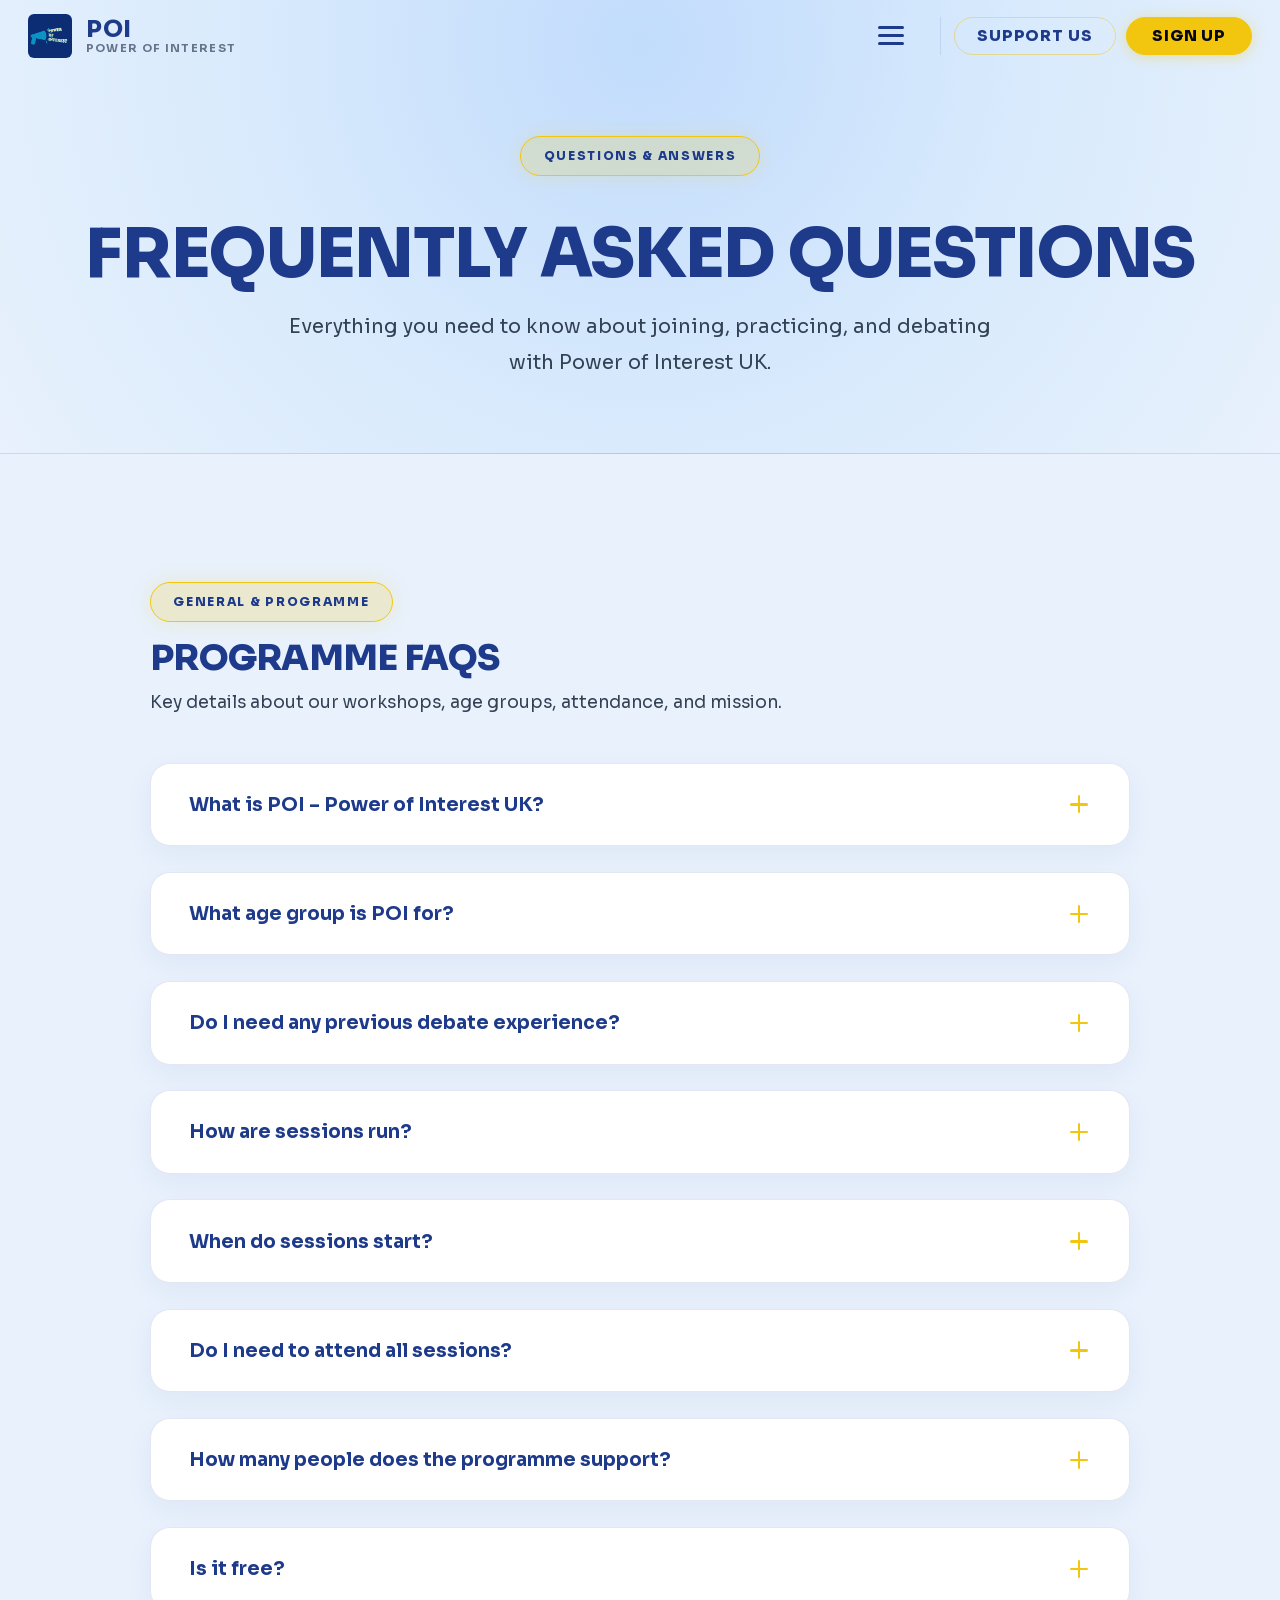
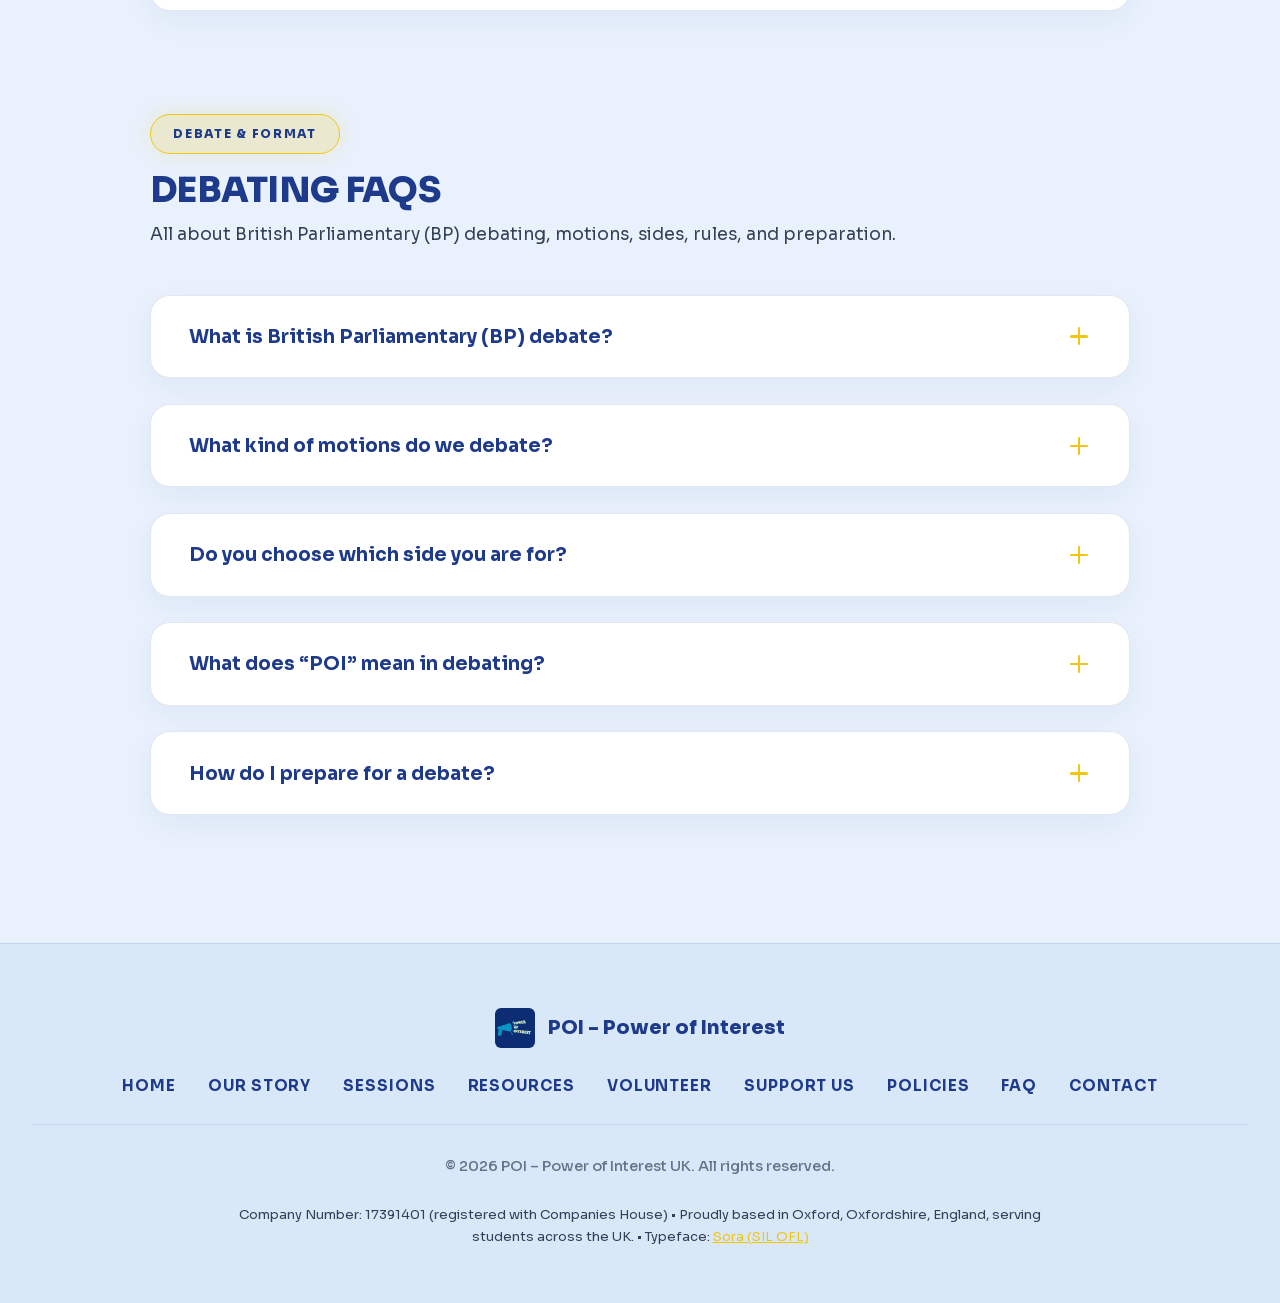
<file: faq.html>
<!DOCTYPE html>
<html lang="en">
<head>
  <meta charset="UTF-8" />
  <meta name="viewport" content="width=device-width, initial-scale=1.0" />
  <title>FAQ – Frequently Asked Questions | POI – Power of Interest UK</title>
  <meta name="description" content="Frequently asked questions about POI (Power of Interest) UK. Learn about our free debate sessions, British Parliamentary format, age requirements, how to prepare, and what to expect as a student." />
  <meta name="keywords" content="POI FAQ, debate questions, British Parliamentary debate explained, what is BP debate, free debate sessions, debate for beginners, POI UK questions, youth debate FAQ, how to prepare for debate, debate Oxford FAQ, student debate questions" />
  <!-- Open Graph -->
  <meta property="og:type" content="website" />
  <meta property="og:site_name" content="POI – Power of Interest UK" />
  <meta property="og:title" content="FAQ | POI – Power of Interest UK" />
  <meta property="og:description" content="Everything you need to know about joining POI: debate format, age groups, costs, sessions, and how to prepare." />
  <meta property="og:url" content="https://poi.org.uk/faq.html" />
  <meta property="og:image" content="https://poi.org.uk/logo.jpg" />
  <meta property="og:locale" content="en_GB" />
  <!-- Twitter Card -->
  <meta name="twitter:card" content="summary" />
  <meta name="twitter:title" content="FAQ | POI – Power of Interest UK" />
  <meta name="twitter:description" content="Everything you need to know about joining POI: format, age groups, costs, and how to prepare for debate." />
  <meta name="twitter:image" content="https://poi.org.uk/logo.jpg" />
  <!-- Geo-targeting -->
  <meta name="geo.region" content="GB-OXF" />
  <meta name="geo.placename" content="Oxford" />
  <link rel="preconnect" href="https://fonts.googleapis.com" />
  <link rel="preconnect" href="https://fonts.gstatic.com" crossorigin />
  <link href="https://fonts.googleapis.com/css2?family=Sora:wght@300;400;500;600;700;800;900&amp;display=swap" rel="stylesheet" />
  <link rel="stylesheet" href="styles.css?v=2.3" />
  <link rel="icon" href="logo.jpg" type="image/jpeg" />
  <link rel="canonical" href="https://poi.org.uk/faq.html" />
  <!-- Structured Data: BreadcrumbList -->
  <script type="application/ld+json">
  {
    "@context": "https://schema.org",
    "@type": "BreadcrumbList",
    "itemListElement": [
      { "@type": "ListItem", "position": 1, "name": "Home", "item": "https://poi.org.uk/" },
      { "@type": "ListItem", "position": 2, "name": "FAQ", "item": "https://poi.org.uk/faq.html" }
    ]
  }
  </script>
  <!-- Structured Data: FAQPage (enables rich results in Google) -->
  <script type="application/ld+json">
  {
    "@context": "https://schema.org",
    "@type": "FAQPage",
    "mainEntity": [
      {
        "@type": "Question",
        "name": "What is POI – Power of Interest UK?",
        "acceptedAnswer": {
          "@type": "Answer",
          "text": "POI (Power of Interest) is a free, student-founded debate and public speaking organisation — a not-for-profit company limited by guarantee registered with Companies House (Company Number: 17391401) — based in Oxford, UK. We run online workshops and weekly in-person debate chambers for secondary school students across the United Kingdom."
        }
      },
      {
        "@type": "Question",
        "name": "What age group is POI for?",
        "acceptedAnswer": {
          "@type": "Answer",
          "text": "POI welcomes secondary school students from Year 7 to Year 13. Whether you're just starting secondary school or preparing for sixth form and university applications, there's a place for you here."
        }
      },
      {
        "@type": "Question",
        "name": "Do I need any previous debate experience?",
        "acceptedAnswer": {
          "@type": "Answer",
          "text": "No experience needed at all! That's exactly why POI exists. Our online skills workshops and introductory debate chambers are designed to take complete beginners step by step into confident, articulate speakers."
        }
      },
      {
        "@type": "Question",
        "name": "How are sessions run?",
        "acceptedAnswer": {
          "@type": "Answer",
          "text": "We run sessions both online and in person. Online sessions are held over Google Meet every Sunday morning. In-person sessions are hosted in Summertown, Oxford on Wednesdays."
        }
      },
      {
        "@type": "Question",
        "name": "When do sessions start?",
        "acceptedAnswer": {
          "@type": "Answer",
          "text": "Our online sessions are now running every Sunday at 9:00 AM via Google Meet. In-person debate sessions in Oxford will begin after October half term 2026."
        }
      },
      {
        "@type": "Question",
        "name": "Is it free?",
        "acceptedAnswer": {
          "@type": "Answer",
          "text": "Yes, 100% free. POI is a student-founded not-for-profit company limited by guarantee (Company Number: 17391401, registered with Companies House) dedicated to making debate education and public speaking accessible to every young person."
        }
      },
      {
        "@type": "Question",
        "name": "What is British Parliamentary (BP) debate?",
        "acceptedAnswer": {
          "@type": "Answer",
          "text": "British Parliamentary (BP) is the world's most widely practiced competitive debate format, used at major university tournaments (like the Oxford and Cambridge Unions) and international championships. In BP, four teams of two debaters compete in each room — two teams on the Government (Proposition) side and two on the Opposition side — delivering structured, persuasive speeches to defend or challenge a motion."
        }
      },
      {
        "@type": "Question",
        "name": "How do I prepare for a debate?",
        "acceptedAnswer": {
          "@type": "Answer",
          "text": "You don't need to do days of research in advance! In BP debating, motions are released 15 minutes before the debate begins. During this 15-minute prep time, you and your teammate brainstorm arguments, structure points, and prepare speeches. Our Sunday online workshops guide you through step-by-step techniques to make 15-minute prep fast, fun, and easy."
        }
      },
      {
        "@type": "Question",
        "name": "How many people does the programme support?",
        "acceptedAnswer": {
          "@type": "Answer",
          "text": "Online sessions have no fixed cap, allowing students nationwide to participate. In-person chamber sessions in Oxford accommodate up to 24 participants per cohort to ensure every student receives personalised feedback and plenty of speaking opportunities."
        }
      }
    ]
  }
  </script>
</head>
<body>

  <!-- ===== HEADER ===== -->
  <header class="site-header">
<div class="header-inner">
      <a href="index.html" class="header-brand">
        <img src="logo.jpg" alt="POI Logo" class="header-logo" />
        <div class="header-brand-text">
          <span class="brand-title">POI</span>
          <span class="brand-sub">Power of Interest</span>
        </div>
      </a>
      <nav class="nav" role="navigation" aria-label="Main navigation">

        <div class="nav-actions">
          <a href="https://www.zeffy.com/en-GB/donation-form/your-words-your-way" target="_blank" rel="noopener noreferrer" class="nav-btn-donate">Support Us</a>
          <a href="sessions.html" class="nav-cta">Sign Up</a>
        </div>
      </nav>
      <button class="hamburger" id="hamburger" aria-label="Toggle menu" aria-expanded="false">
        <span></span><span></span><span></span>
      </button>
    </div>
    <nav class="mobile-nav" id="mobile-nav" aria-label="Mobile navigation">
      <a href="index.html">Home</a>
      <a href="about.html">Our Story</a>
      <a href="sessions.html">Sessions</a>
      <a href="resources.html">Resources</a>
      <a href="volunteering.html">Volunteer</a>
      <a href="faq.html" class="active">FAQ</a>
      <a href="policies.html">Policies</a>
      <a href="contact.html">Contact</a>
      <div class="mobile-nav-actions">
        <a href="https://www.zeffy.com/en-GB/donation-form/your-words-your-way" target="_blank" rel="noopener noreferrer" class="btn btn-outline-yellow">Support Us &rarr;</a>
        <a href="sessions.html" class="btn btn-primary">Sign Up &rarr;</a>
      </div>
    </nav>
  </header>

  <!-- ===== PAGE HEADER ===== -->
  <section class="page-header">
    <div class="container reveal">
      <span class="hero-tag">Questions & Answers</span>
      <h1>Frequently Asked Questions</h1>
      <p>Everything you need to know about joining, practicing, and debating with Power of Interest UK.</p>
    </div>
  </section>

  <!-- ===== FAQ CONTENT ===== -->
  <section class="section">
    <div class="container">
      
      <!-- Section 1: General & Programme FAQs -->
      <div style="max-width: 980px; margin: 0 auto 6.5rem;" class="reveal">
        <div style="margin-bottom: 2.8rem;">
          <span class="hero-tag" style="margin-bottom: 1rem;">General &amp; Programme</span>
          <h2 style="font-size: 2.2rem; margin-bottom: 0.65rem; color: var(--heading-color); font-weight: 800; text-transform: uppercase;">Programme FAQs</h2>
          <p style="color: var(--text-slate); font-size: 1.08rem; line-height: 1.7;">Key details about our workshops, age groups, attendance, and mission.</p>
        </div>

        <div class="accordion">
          
          <!-- Q1: What is POI -->
          <div class="accordion-item">
            <button class="accordion-trigger">
              <span>What is POI &ndash; Power of Interest UK?</span>
              <div class="accordion-icon"></div>
            </button>
            <div class="accordion-content">
              <div class="accordion-body">
                <p>
                  POI (Power of Interest) is a free, student-founded debate and public speaking organisation &mdash; a not-for-profit company limited by guarantee registered with Companies House (Company Number: 17391401) &mdash; based in Oxford, UK. We run online workshops and weekly in-person debate chambers for secondary school students across the United Kingdom.
                </p>
              </div>
            </div>
          </div>

          <!-- Q2: Age Group -->
          <div class="accordion-item">
            <button class="accordion-trigger">
              <span>What age group is POI for?</span>
              <div class="accordion-icon"></div>
            </button>
            <div class="accordion-content">
              <div class="accordion-body">
                <p>
                  POI welcomes secondary school students from <strong>Year 7 to Year 13</strong>. Whether you're just starting secondary school or preparing for sixth form and university applications, there's a place for you here.
                </p>
              </div>
            </div>
          </div>

          <!-- Q3: Experience -->
          <div class="accordion-item">
            <button class="accordion-trigger">
              <span>Do I need any previous debate experience?</span>
              <div class="accordion-icon"></div>
            </button>
            <div class="accordion-content">
              <div class="accordion-body">
                <p>
                  <strong>No experience needed at all!</strong> That's exactly why POI exists. Our online skills workshops and introductory debate chambers are designed to take complete beginners step by step into confident, articulate speakers.
                </p>
              </div>
            </div>
          </div>

          <!-- Q4: How sessions are run -->
          <div class="accordion-item">
            <button class="accordion-trigger">
              <span>How are sessions run?</span>
              <div class="accordion-icon"></div>
            </button>
            <div class="accordion-content">
              <div class="accordion-body">
                <p>
                  We run sessions both <strong>online and in person</strong>. Online sessions are held over Google Meet every Sunday morning. In-person sessions are hosted in Summertown, Oxford on Wednesdays.
                </p>
              </div>
            </div>
          </div>

          <!-- Q4b: When do sessions start? -->
          <div class="accordion-item">
            <button class="accordion-trigger">
              <span>When do sessions start?</span>
              <div class="accordion-icon"></div>
            </button>
            <div class="accordion-content">
              <div class="accordion-body">
                <p>
                  Our <strong>online sessions</strong> are <strong>now running every Sunday</strong> at 9:00 AM via Google Meet. In-person debate sessions in Oxford will begin <strong>after October half term 2026</strong>.
                </p>
              </div>
            </div>
          </div>

          <!-- Q5: Attendance -->
          <div class="accordion-item">
            <button class="accordion-trigger">
              <span>Do I need to attend all sessions?</span>
              <div class="accordion-icon"></div>
            </button>
            <div class="accordion-content">
              <div class="accordion-body">
                <p>
                  It is recommended to attend both online and in-person sessions, as the Sunday online webinars lay the theoretical groundwork for the in-person chamber rounds. However, we record our online webinars and distribute them to anyone unable to attend live. Our competitions and tournament entries are completely optional!
                </p>
              </div>
            </div>
          </div>

          <!-- Q6: Capacity -->
          <div class="accordion-item">
            <button class="accordion-trigger">
              <span>How many people does the programme support?</span>
              <div class="accordion-icon"></div>
            </button>
            <div class="accordion-content">
              <div class="accordion-body">
                <p>
                  Online sessions have <strong>no fixed cap</strong>, allowing students nationwide to participate. In-person chamber sessions in Oxford accommodate up to <strong>24 participants per cohort</strong> to ensure every student receives personalised feedback and plenty of speaking opportunities.
                </p>
              </div>
            </div>
          </div>

          <!-- Q7: Is it free? (Simpler phrasing) -->
          <div class="accordion-item">
            <button class="accordion-trigger">
              <span>Is it free?</span>
              <div class="accordion-icon"></div>
            </button>
            <div class="accordion-content">
              <div class="accordion-body">
                <p>
                  <strong>Yes, 100% free.</strong> POI is a student-founded not-for-profit company limited by guarantee (Company Number: 17391401, registered with Companies House) dedicated to making debate education and public speaking accessible to every young person.
                </p>
              </div>
            </div>
          </div>

        </div>
      </div>

      <!-- Section 2: Debate & Format FAQs -->
      <div style="max-width: 980px; margin: 0 auto;" class="reveal">
        <div style="margin-bottom: 2.8rem;">
          <span class="hero-tag" style="margin-bottom: 1rem;">Debate &amp; Format</span>
          <h2 style="font-size: 2.2rem; margin-bottom: 0.65rem; color: var(--heading-color); font-weight: 800; text-transform: uppercase;">Debating FAQs</h2>
          <p style="color: var(--text-slate); font-size: 1.08rem; line-height: 1.7;">All about British Parliamentary (BP) debating, motions, sides, rules, and preparation.</p>
        </div>

        <div class="accordion">

          <!-- Debate Q1: BP Debate -->
          <div class="accordion-item" id="bp-debate">
            <button class="accordion-trigger">
              <span>What is British Parliamentary (BP) debate?</span>
              <div class="accordion-icon"></div>
            </button>
            <div class="accordion-content">
              <div class="accordion-body">
                <p>
                  British Parliamentary (BP) is the world's most widely practiced competitive debate format, used at major university tournaments (like the Oxford and Cambridge Unions) and international championships. In BP, four teams of two debaters compete in each room &mdash; two teams on the Government (Proposition) side and two on the Opposition side &mdash; delivering structured, persuasive speeches to defend or challenge a motion.
                </p>
              </div>
            </div>
          </div>

          <!-- Debate Q2: Motions -->
          <div class="accordion-item">
            <button class="accordion-trigger">
              <span>What kind of motions do we debate?</span>
              <div class="accordion-icon"></div>
            </button>
            <div class="accordion-content">
              <div class="accordion-body">
                <p>
                  We debate exciting, relevant topics that encourage critical thinking across politics, ethics, technology, education, culture, and current affairs. Example motions include:
                </p>
                <ul style="margin: 0.75rem 0 0.75rem 1.5rem; color: var(--text-secondary); line-height: 1.8;">
                  <li><em>&ldquo;This House would ban negative campaigning in elections&rdquo;</em></li>
                  <li><em>&ldquo;This House would stop granting awards to media that use AI&rdquo;</em></li>
                  <li><em>&ldquo;This House believes that history education should prioritise the experiences of everyday people over the actions of great leaders&rdquo;</em></li>
                  <li><em>&ldquo;This House believes Sports Days should be mandatory for all students who are able to participate&rdquo;</em></li>
                  <li><em>&ldquo;This House would assign MPs via random lottery&rdquo;</em></li>
                </ul>
              </div>
            </div>
          </div>

          <!-- Debate Q3: Choose side (No) -->
          <div class="accordion-item">
            <button class="accordion-trigger">
              <span>Do you choose which side you are for?</span>
              <div class="accordion-icon"></div>
            </button>
            <div class="accordion-content">
              <div class="accordion-body">
                <p>
                  <strong>No.</strong> In competitive and BP debating, teams are randomly assigned to either the Government or Opposition side, as well as their specific speaker positions.
                </p>
                <p style="margin-top: 0.5rem;">
                  This is widely considered the greatest benefit of debating: it challenges you to look at problems from all angles, think objectively, and build persuasive arguments even on issues you may disagree with personally!
                </p>
              </div>
            </div>
          </div>

          <!-- Debate Q4: What is a POI -->
          <div class="accordion-item">
            <button class="accordion-trigger">
              <span>What does &ldquo;POI&rdquo; mean in debating?</span>
              <div class="accordion-icon"></div>
            </button>
            <div class="accordion-content">
              <div class="accordion-body">
                <p>
                  In debating, <strong>POI</strong> stands for <strong>Point of Information</strong> &mdash; a short question, challenge, or interjection (up to 15 seconds) offered by the opposing team during uninterrupted speech time. For our organisation, POI also proudly stands for <strong>Power of Interest</strong>!
                </p>
              </div>
            </div>
          </div>

          <!-- Debate Q5: How to prepare -->
          <div class="accordion-item">
            <button class="accordion-trigger">
              <span>How do I prepare for a debate?</span>
              <div class="accordion-icon"></div>
            </button>
            <div class="accordion-content">
              <div class="accordion-body">
                <p>
                  You don't need to do days of research in advance! In BP debating, motions are released 15 minutes before the debate begins. During this 15-minute <em>&ldquo;prep time&rdquo;</em>, you and your teammate brainstorm arguments, structure points, and prepare speeches. Our Sunday online workshops guide you through step-by-step techniques to make 15-minute prep fast, fun, and easy.
                </p>
              </div>
            </div>
          </div>

        </div>
      </div>

    </div>
  </section>

  <!-- ===== FOOTER ===== -->
  <footer class="site-footer">
    <div class="container">
      <div class="footer-inner" style="border-top: none; padding-top: 0;">
        <div class="footer-brand-row">
          <img src="logo.jpg" alt="POI Logo" class="footer-logo" />
          <span class="footer-brand-name">POI &ndash; Power of Interest</span>
        </div>
        <nav class="footer-links" aria-label="Footer navigation">
          <a href="index.html">Home</a>
          <a href="about.html">Our Story</a>
          <a href="sessions.html">Sessions</a>
          <a href="resources.html">Resources</a>
          <a href="volunteering.html">Volunteer</a>
          <a href="https://www.zeffy.com/en-GB/donation-form/your-words-your-way" target="_blank" rel="noopener noreferrer">Support Us</a>
          <a href="policies.html">Policies</a>
          <a href="faq.html">FAQ</a>
          <a href="contact.html">Contact</a>
        </nav>
        <p class="footer-copyright">&copy; 2026 POI &ndash; Power of Interest UK. All rights reserved.</p>
        <p class="footer-meta">Company Number: 17391401 (registered with Companies House) &bull; Proudly based in Oxford, Oxfordshire, England, serving students across the UK. &bull; Typeface: <a href="fonts/LICENSE-Sora.txt" target="_blank" style="color: inherit; text-decoration: underline;">Sora (SIL OFL)</a></p>
      </div>
    </div>
  </footer>

  <script src="main.js"></script>
</body>
</html>
</file>
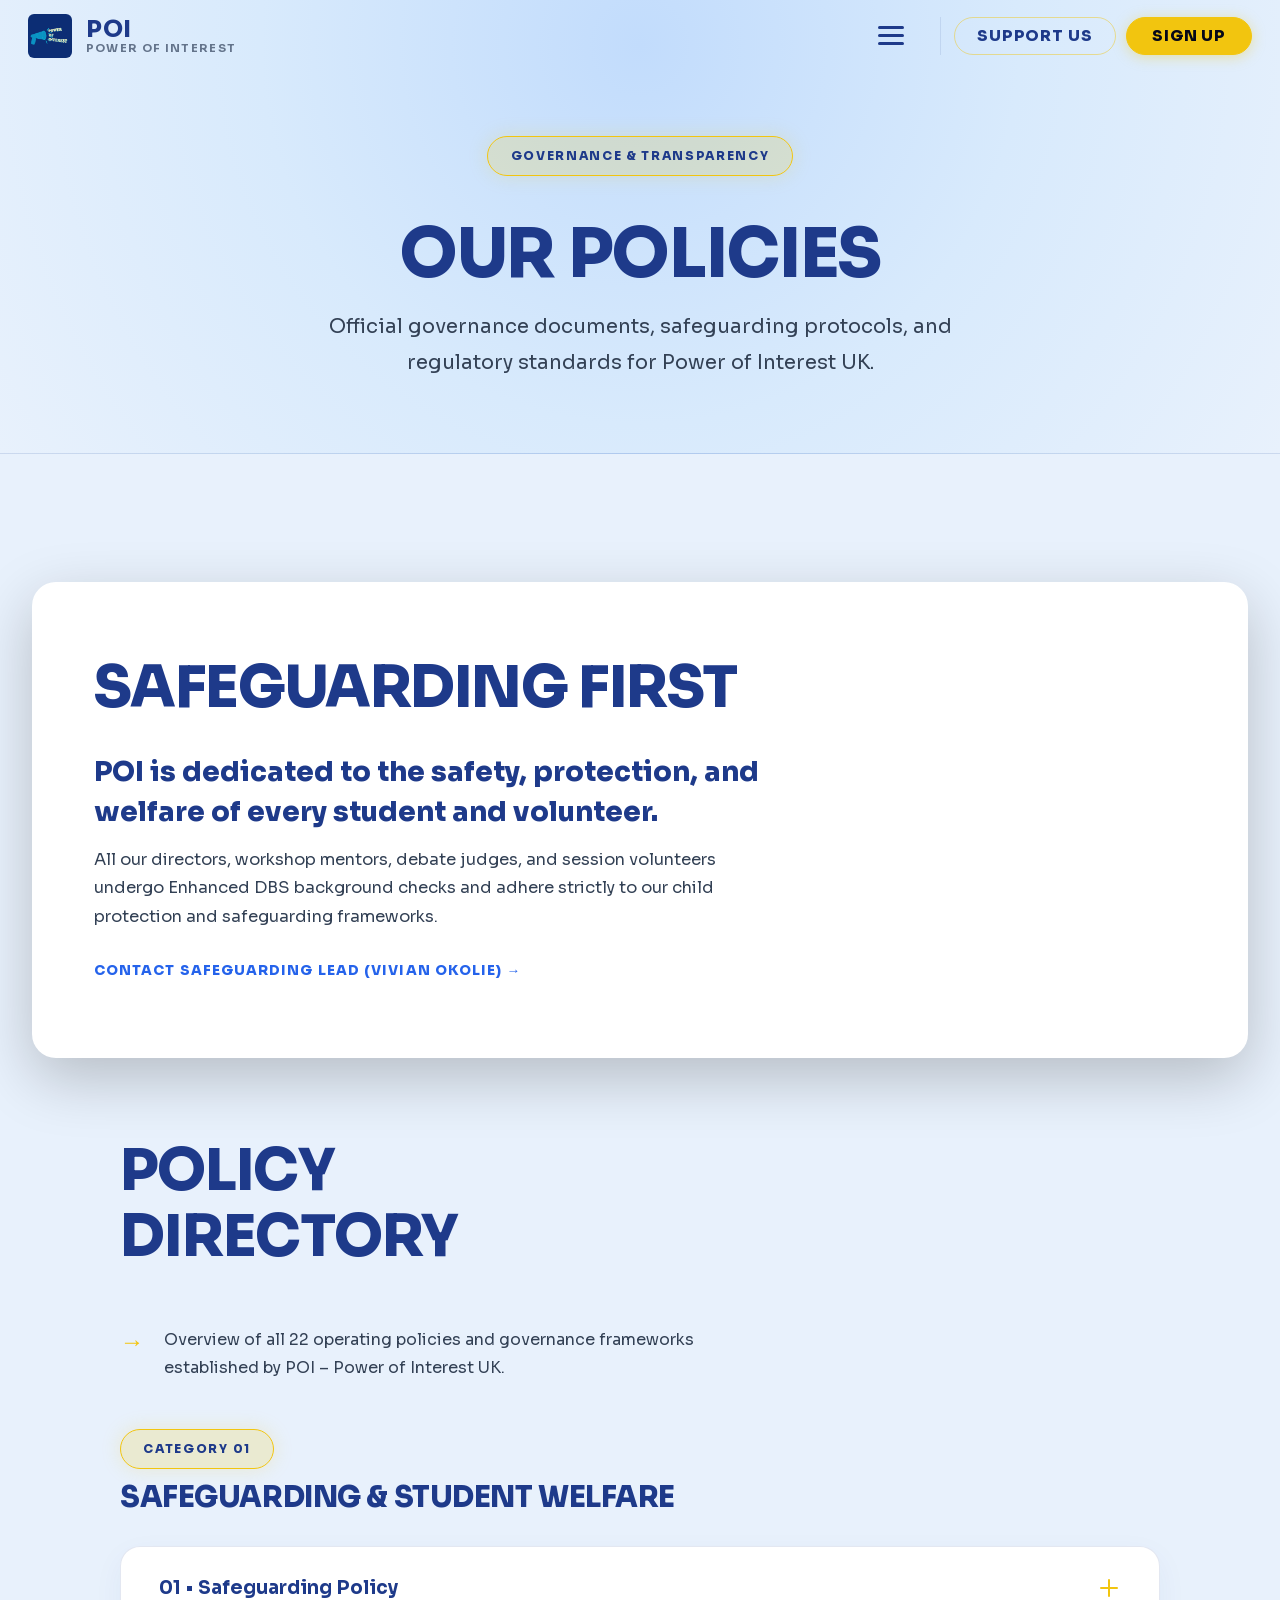
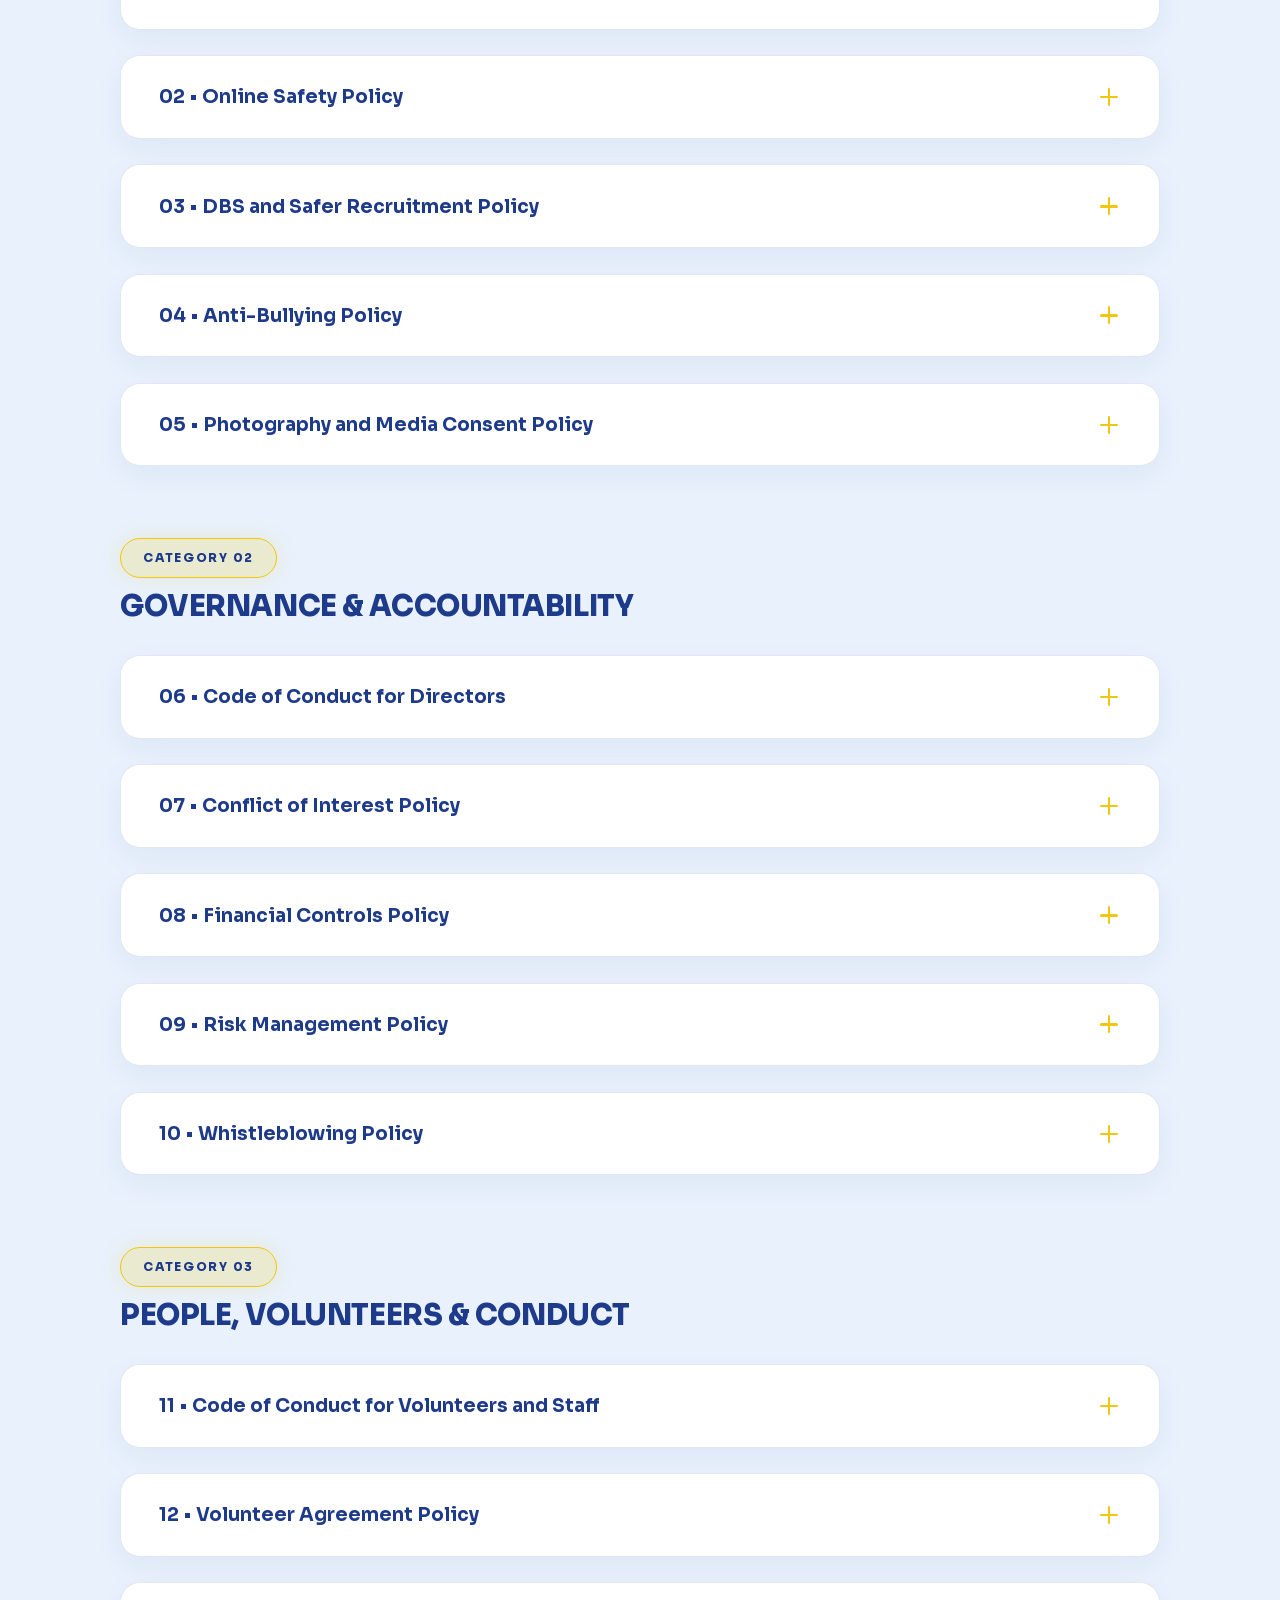
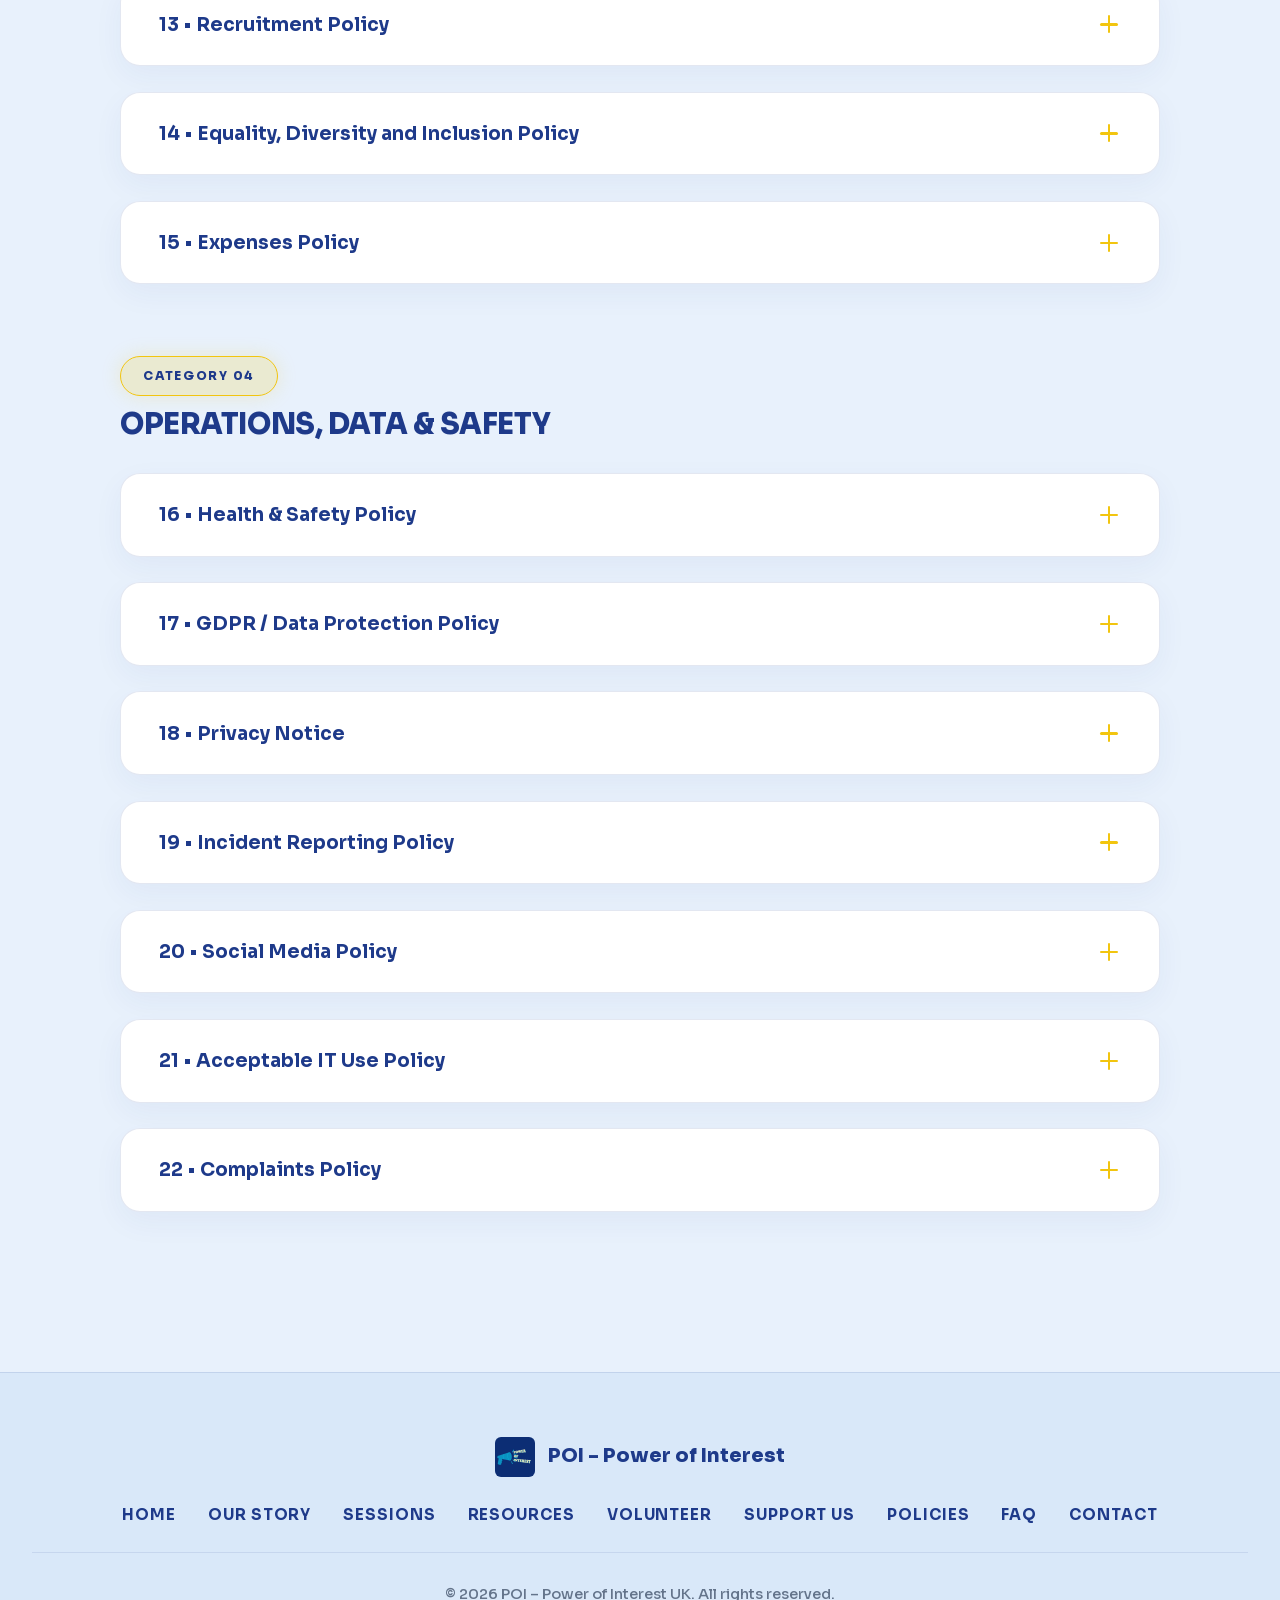
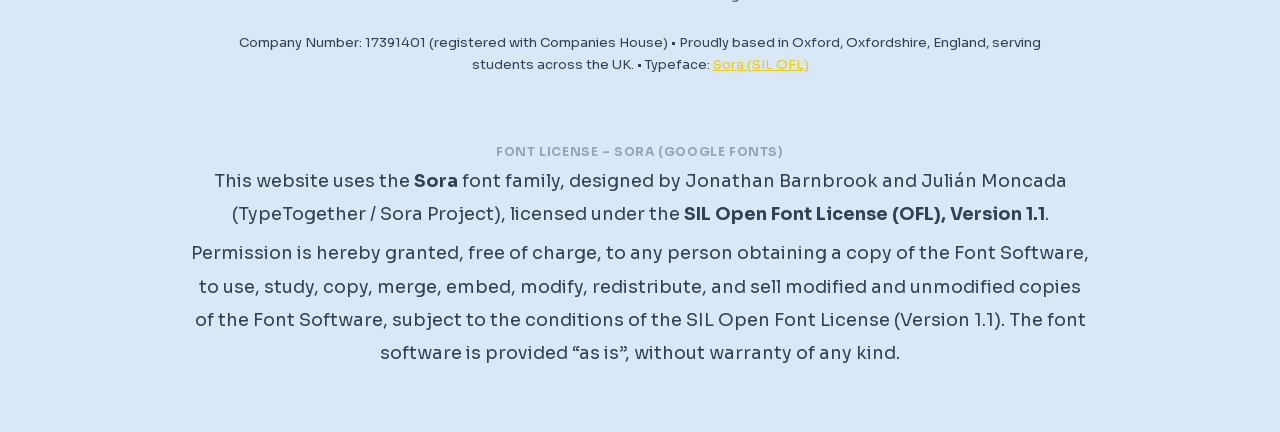
<file: policies.html>
<!DOCTYPE html>
<html lang="en">
<head>
  <meta charset="UTF-8" />
  <meta name="viewport" content="width=device-width, initial-scale=1.0" />
  <title>Policies | POI – Power of Interest UK | Safeguarding &amp; Governance</title>
  <meta name="description" content="Official policies of POI (Power of Interest) UK. Read our safeguarding policy, code of conduct, political neutrality statement, and data safety policies. Company Number: 17391401." />
  <meta name="keywords" content="POI policies, Power of Interest safeguarding, debate organisation policies UK, code of conduct debate, data safety policy, political neutrality debate" />
  <!-- Open Graph -->
  <meta property="og:type" content="website" />
  <meta property="og:site_name" content="POI – Power of Interest UK" />
  <meta property="og:title" content="Policies | POI – Power of Interest UK" />
  <meta property="og:description" content="Official safeguarding, governance, and conduct policies of POI – Power of Interest UK." />
  <meta property="og:url" content="https://poi.org.uk/policies.html" />
  <meta property="og:image" content="https://poi.org.uk/logo.jpg" />
  <meta property="og:locale" content="en_GB" />
  <!-- Twitter Card -->
  <meta name="twitter:card" content="summary" />
  <meta name="twitter:title" content="Policies | POI UK" />
  <meta name="twitter:description" content="Official safeguarding and governance policies of POI – Power of Interest UK." />
  <meta name="twitter:image" content="https://poi.org.uk/logo.jpg" />
  <link rel="preconnect" href="https://fonts.googleapis.com" />
  <link rel="preconnect" href="https://fonts.gstatic.com" crossorigin />
  <link href="https://fonts.googleapis.com/css2?family=Sora:wght@300;400;500;600;700;800;900&amp;display=swap" rel="stylesheet" />
  <link rel="stylesheet" href="styles.css?v=2.3" />
  <link rel="icon" href="logo.jpg" type="image/jpeg" />
  <link rel="canonical" href="https://poi.org.uk/policies.html" />
  <!-- Structured Data: BreadcrumbList -->
  <script type="application/ld+json">
  {
    "@context": "https://schema.org",
    "@type": "BreadcrumbList",
    "itemListElement": [
      { "@type": "ListItem", "position": 1, "name": "Home", "item": "https://poi.org.uk/" },
      { "@type": "ListItem", "position": 2, "name": "Policies", "item": "https://poi.org.uk/policies.html" }
    ]
  }
  </script>
</head>
<body>

  <!-- ===== HEADER ===== -->
  <header class="site-header">
<div class="header-inner">
      <a href="index.html" class="header-brand">
        <img src="logo.jpg" alt="POI Logo" class="header-logo" />
        <div class="header-brand-text">
          <span class="brand-title">POI</span>
          <span class="brand-sub">Power of Interest</span>
        </div>
      </a>
      <nav class="nav" role="navigation" aria-label="Main navigation">

        <div class="nav-actions">
          <a href="https://www.zeffy.com/en-GB/donation-form/your-words-your-way" target="_blank" rel="noopener noreferrer" class="nav-btn-donate">Support Us</a>
          <a href="sessions.html" class="nav-cta">Sign Up</a>
        </div>
      </nav>
      <button class="hamburger" id="hamburger" aria-label="Toggle menu" aria-expanded="false">
        <span></span><span></span><span></span>
      </button>
    </div>
    <nav class="mobile-nav" id="mobile-nav" aria-label="Mobile navigation">
      <a href="index.html">Home</a>
      <a href="about.html">Our Story</a>
      <a href="sessions.html">Sessions</a>
      <a href="resources.html">Resources</a>
      <a href="volunteering.html">Volunteer</a>
      <a href="faq.html">FAQ</a>
      <a href="policies.html" class="active">Policies</a>
      <a href="contact.html">Contact</a>
      <div class="mobile-nav-actions">
        <a href="https://www.zeffy.com/en-GB/donation-form/your-words-your-way" target="_blank" rel="noopener noreferrer" class="btn btn-outline-yellow">Support Us &rarr;</a>
        <a href="sessions.html" class="btn btn-primary">Sign Up &rarr;</a>
      </div>
    </nav>
  </header>

  <!-- ===== PAGE HEADER ===== -->
  <section class="page-header">
    <div class="container reveal">
      <span class="hero-tag">Governance &amp; Transparency</span>
      <h1>Our Policies</h1>
      <p>Official governance documents, safeguarding protocols, and regulatory standards for Power of Interest UK.</p>
    </div>
  </section>

  <!-- ===== POLICIES CONTENT ===== -->
  <section class="section">
    <div class="container">
      
      <!-- Safeguarding Highlight Card -->
      <div class="card-light-container reveal" style="margin-bottom: 5rem;">
        <div class="card-light-split">
          <h2>Safeguarding First</h2>
          <div class="card-light-content">
            <div class="quote-highlight">
              POI is dedicated to the safety, protection, and welfare of every student and volunteer.
            </div>
            <p>
              All our directors, workshop mentors, debate judges, and session volunteers undergo Enhanced DBS background checks and adhere strictly to our child protection and safeguarding frameworks.
            </p>
            <a href="#" id="open-safeguarding-popup" class="card-light-link" role="button" aria-haspopup="dialog" aria-controls="safeguarding-popup">Contact Safeguarding Lead (Vivian Okolie) &rarr;</a>
          </div>
        </div>
      </div>

      <!-- Policy Documents Section -->
      <div style="max-width: 1040px; margin: 0 auto;">
        
        <div class="section-header-split reveal" style="margin-bottom: 3rem;">
          <h2>Policy Directory</h2>
          <div class="section-header-desc">
            <span class="arrow">&rarr;</span>
            <p>
              Overview of all 22 operating policies and governance frameworks established by POI – Power of Interest UK.
            </p>
          </div>
        </div>

        <!-- Category 1: Safeguarding & Welfare -->
        <div style="margin-bottom: 4.5rem;">
          <div style="margin-bottom: 2rem;">
            <span class="hero-tag" style="margin-bottom: 0.75rem;">Category 01</span>
            <h3 style="font-size: 1.8rem; color: var(--heading-color); font-weight: 800; text-transform: uppercase;">Safeguarding &amp; Student Welfare</h3>
          </div>

          <div class="accordion reveal">
            <!-- 01 Safeguarding -->
            <div class="accordion-item">
              <button class="accordion-trigger">
                <span>01 &bull; Safeguarding Policy</span>
                <div class="accordion-icon"></div>
              </button>
              <div class="accordion-content">
                <div class="accordion-body">
                  <p>Our core commitment to protecting the physical, emotional, and psychological safety of every young person participating in our online webinars, Oxford chambers, and competitive events. For any safeguarding questions or to report a concern, contact our Designated Safeguarding Lead, Vivian Okolie, at <a href="mailto:vivian@poi.org.uk" style="color: var(--blue); text-decoration: underline; font-weight: 700;">vivian@poi.org.uk</a>.</p>
                  <a href="Policies%202026/2nd%20Draft%20-%20Safeguarding%20Policy.pdf" target="_blank" class="policy-download-link"><svg xmlns="http://www.w3.org/2000/svg" fill="none" viewBox="0 0 24 24" stroke-width="2" stroke="currentColor"><path stroke-linecap="round" stroke-linejoin="round" d="M3 16.5v2.25A2.25 2.25 0 0 0 5.25 21h13.5A2.25 2.25 0 0 0 21 18.75V16.5M16.5 12 12 16.5m0 0L7.5 12m4.5 4.5V3" /></svg>Download PDF</a>
                </div>
              </div>
            </div>

            <!-- 02 Online Safety -->
            <div class="accordion-item">
              <button class="accordion-trigger">
                <span>02 &bull; Online Safety Policy</span>
                <div class="accordion-icon"></div>
              </button>
              <div class="accordion-content">
                <div class="accordion-body">
                  <p>Rules and protective measures governing digital debate chambers, webinars, video conferencing protocols, and safe virtual student-mentor interactions.</p>
                  <a href="Policies%202026/2nd%20Draft%20-%20Online%20Safety%20Policy.pdf" target="_blank" class="policy-download-link"><svg xmlns="http://www.w3.org/2000/svg" fill="none" viewBox="0 0 24 24" stroke-width="2" stroke="currentColor"><path stroke-linecap="round" stroke-linejoin="round" d="M3 16.5v2.25A2.25 2.25 0 0 0 5.25 21h13.5A2.25 2.25 0 0 0 21 18.75V16.5M16.5 12 12 16.5m0 0L7.5 12m4.5 4.5V3" /></svg>Download PDF</a>
                </div>
              </div>
            </div>

            <!-- 03 DBS and Safer Recruitment -->
            <div class="accordion-item">
              <button class="accordion-trigger">
                <span>03 &bull; DBS and Safer Recruitment Policy</span>
                <div class="accordion-icon"></div>
              </button>
              <div class="accordion-content">
                <div class="accordion-body">
                  <p>Vetting standards, Enhanced DBS checks, reference verifications, and training required for all directors, debate mentors, judges, and session volunteers.</p>
                  <a href="Policies%202026/2nd%20Draft%20-%20DBS%20%26%20Safer%20Recruitment%20Policy.pdf" target="_blank" class="policy-download-link"><svg xmlns="http://www.w3.org/2000/svg" fill="none" viewBox="0 0 24 24" stroke-width="2" stroke="currentColor"><path stroke-linecap="round" stroke-linejoin="round" d="M3 16.5v2.25A2.25 2.25 0 0 0 5.25 21h13.5A2.25 2.25 0 0 0 21 18.75V16.5M16.5 12 12 16.5m0 0L7.5 12m4.5 4.5V3" /></svg>Download PDF</a>
                </div>
              </div>
            </div>

            <!-- 04 Anti-Bullying -->
            <div class="accordion-item">
              <button class="accordion-trigger">
                <span>04 &bull; Anti-Bullying Policy</span>
                <div class="accordion-icon"></div>
              </button>
              <div class="accordion-content">
                <div class="accordion-body">
                  <p>Zero-tolerance frameworks against harassment, discrimination, cyberbullying, and intimidation, ensuring inclusive chambers where diverse perspectives are welcomed with respect.</p>
                </div>
              </div>
            </div>

            <!-- 05 Photography and Media Consent -->
            <div class="accordion-item">
              <button class="accordion-trigger">
                <span>05 &bull; Photography and Media Consent Policy</span>
                <div class="accordion-icon"></div>
              </button>
              <div class="accordion-content">
                <div class="accordion-body">
                  <p>Guidelines on parental and student media permissions, image usage across our website, promotional materials, and event recording protocols.</p>
                  <a href="Policies%202026/2nd%20Draft%20-%20Photography%20and%20filming%20consent%20form.pdf" target="_blank" class="policy-download-link"><svg xmlns="http://www.w3.org/2000/svg" fill="none" viewBox="0 0 24 24" stroke-width="2" stroke="currentColor"><path stroke-linecap="round" stroke-linejoin="round" d="M3 16.5v2.25A2.25 2.25 0 0 0 5.25 21h13.5A2.25 2.25 0 0 0 21 18.75V16.5M16.5 12 12 16.5m0 0L7.5 12m4.5 4.5V3" /></svg>Download PDF</a>
                </div>
              </div>
            </div>
          </div>
        </div>

        <!-- Category 2: Governance & Legal Compliance -->
        <div style="margin-bottom: 4.5rem;">
          <div style="margin-bottom: 2rem;">
            <span class="hero-tag" style="margin-bottom: 0.75rem;">Category 02</span>
            <h3 style="font-size: 1.8rem; color: var(--heading-color); font-weight: 800; text-transform: uppercase;">Governance &amp; Accountability</h3>
          </div>

          <div class="accordion reveal">
            <!-- 06 Code of Conduct for Directors -->
            <div class="accordion-item">
              <button class="accordion-trigger">
                <span>06 &bull; Code of Conduct for Directors</span>
                <div class="accordion-icon"></div>
              </button>
              <div class="accordion-content">
                <div class="accordion-body">
                  <p>Fiduciary duties, ethical standards, transparency principles, and leadership expectations required of POI’s governing directors and trustees.</p>
                  <a href="Policies%202026/2nd%20Draft%20-%20Code%20of%20Conduct%20for%20Company%20Directors.pdf" target="_blank" class="policy-download-link"><svg xmlns="http://www.w3.org/2000/svg" fill="none" viewBox="0 0 24 24" stroke-width="2" stroke="currentColor"><path stroke-linecap="round" stroke-linejoin="round" d="M3 16.5v2.25A2.25 2.25 0 0 0 5.25 21h13.5A2.25 2.25 0 0 0 21 18.75V16.5M16.5 12 12 16.5m0 0L7.5 12m4.5 4.5V3" /></svg>Download PDF</a>
                </div>
              </div>
            </div>

            <!-- 07 Conflict of Interest -->
            <div class="accordion-item">
              <button class="accordion-trigger">
                <span>07 &bull; Conflict of Interest Policy</span>
                <div class="accordion-icon"></div>
              </button>
              <div class="accordion-content">
                <div class="accordion-body">
                  <p>Procedures for identifying, declaring, and managing potential conflicts of interest across governance, judging allocations, and operational decision-making.</p>
                  <a href="Policies%202026/2nd%20Draft%20-%20Conflict%20of%20Interest%20Policy.pdf" target="_blank" class="policy-download-link"><svg xmlns="http://www.w3.org/2000/svg" fill="none" viewBox="0 0 24 24" stroke-width="2" stroke="currentColor"><path stroke-linecap="round" stroke-linejoin="round" d="M3 16.5v2.25A2.25 2.25 0 0 0 5.25 21h13.5A2.25 2.25 0 0 0 21 18.75V16.5M16.5 12 12 16.5m0 0L7.5 12m4.5 4.5V3" /></svg>Download PDF</a>
                </div>
              </div>
            </div>

            <!-- 08 Financial Controls -->
            <div class="accordion-item">
              <button class="accordion-trigger">
                <span>08 &bull; Financial Controls Policy</span>
                <div class="accordion-icon"></div>
              </button>
              <div class="accordion-content">
                <div class="accordion-body">
                  <p>Establishes robust financial controls to protect the assets of POI UK, guarantee reliable recording of financial transactions, and maintain public trust. Approved by Director Vivian Okolie (FCA, ACMA, CGMA).</p>
                  <ul style="margin: 0.75rem 0 1.25rem 1.25rem; line-height: 1.6; color: var(--text-color, #4a5568); font-size: 0.95rem;">
                    <li><strong>Dual Authorization (Four-Eyes Principle):</strong> Electronic transfers or payments exceeding &pound;100 require two independent bank signatories (Treasurer and designated Trustee) agreed by a majority of the board.</li>
                    <li><strong>Spending Approval Limits:</strong> Up to &pound;50 (authorized Student Project Lead); &pound;50 to &pound;500 (prior written approval from Treasurer); Over &pound;500 (majority vote of the Board of Trustees).</li>
                    <li><strong>Expense Reimbursements:</strong> Pre-authorized volunteer travel reimbursed upon receipt submission, or mileage allowance at 45p per mile (up to 10,000 miles).</li>
                    <li><strong>Governance &amp; Anti-Fraud:</strong> Strict conflict of interest rules and mandatory Serious Incident Reporting to the Charity Commission in the event of financial loss or irregularities.</li>
                  </ul>
                  <a href="Policies%202026/2nd%20Draft%20-%20Financial%20Control%20Policy.pdf" target="_blank" class="policy-download-link"><svg xmlns="http://www.w3.org/2000/svg" fill="none" viewBox="0 0 24 24" stroke-width="2" stroke="currentColor"><path stroke-linecap="round" stroke-linejoin="round" d="M3 16.5v2.25A2.25 2.25 0 0 0 5.25 21h13.5A2.25 2.25 0 0 0 21 18.75V16.5M16.5 12 12 16.5m0 0L7.5 12m4.5 4.5V3" /></svg>Download PDF</a>
                </div>
              </div>
            </div>

            <!-- 09 Risk Management -->
            <div class="accordion-item">
              <button class="accordion-trigger">
                <span>09 &bull; Risk Management Policy</span>
                <div class="accordion-icon"></div>
              </button>
              <div class="accordion-content">
                <div class="accordion-body">
                  <p>Systematic frameworks for assessing, monitoring, and mitigating operational, safeguarding, and logistical risks associated with youth events.</p>
                  <a href="Policies%202026/2nd%20Draft%20-%20Risk%20Management%20Policy.pdf" target="_blank" class="policy-download-link"><svg xmlns="http://www.w3.org/2000/svg" fill="none" viewBox="0 0 24 24" stroke-width="2" stroke="currentColor"><path stroke-linecap="round" stroke-linejoin="round" d="M3 16.5v2.25A2.25 2.25 0 0 0 5.25 21h13.5A2.25 2.25 0 0 0 21 18.75V16.5M16.5 12 12 16.5m0 0L7.5 12m4.5 4.5V3" /></svg>Download PDF</a>
                </div>
              </div>
            </div>

            <!-- 10 Whistleblowing -->
            <div class="accordion-item">
              <button class="accordion-trigger">
                <span>10 &bull; Whistleblowing Policy</span>
                <div class="accordion-icon"></div>
              </button>
              <div class="accordion-content">
                <div class="accordion-body">
                  <p>Confidential and protected reporting channels for volunteers, participants, and staff to raise genuine public-interest concerns or governance irregularities.</p>
                  <a href="Policies%202026/2nd%20Draft%20-%20Whistleblowing%20Policy.pdf" target="_blank" class="policy-download-link"><svg xmlns="http://www.w3.org/2000/svg" fill="none" viewBox="0 0 24 24" stroke-width="2" stroke="currentColor"><path stroke-linecap="round" stroke-linejoin="round" d="M3 16.5v2.25A2.25 2.25 0 0 0 5.25 21h13.5A2.25 2.25 0 0 0 21 18.75V16.5M16.5 12 12 16.5m0 0L7.5 12m4.5 4.5V3" /></svg>Download PDF</a>
                </div>
              </div>
            </div>
          </div>
        </div>

        <!-- Category 3: People, Volunteers & Conduct -->
        <div style="margin-bottom: 4.5rem;">
          <div style="margin-bottom: 2rem;">
            <span class="hero-tag" style="margin-bottom: 0.75rem;">Category 03</span>
            <h3 style="font-size: 1.8rem; color: var(--heading-color); font-weight: 800; text-transform: uppercase;">People, Volunteers &amp; Conduct</h3>
          </div>

          <div class="accordion reveal">
            <!-- 11 Code of Conduct for Volunteers and Staff -->
            <div class="accordion-item">
              <button class="accordion-trigger">
                <span>11 &bull; Code of Conduct for Volunteers and Staff</span>
                <div class="accordion-icon"></div>
              </button>
              <div class="accordion-content">
                <div class="accordion-body">
                  <p>Professional boundaries, positive role modelling, respectful language, and constructive feedback rules required of all volunteers and mentors.</p>
                  <a href="Policies%202026/2nd%20Draft%20-%20Code%20of%20Conduct%20for%20Volunteers%20and%20Staff.pdf" target="_blank" class="policy-download-link"><svg xmlns="http://www.w3.org/2000/svg" fill="none" viewBox="0 0 24 24" stroke-width="2" stroke="currentColor"><path stroke-linecap="round" stroke-linejoin="round" d="M3 16.5v2.25A2.25 2.25 0 0 0 5.25 21h13.5A2.25 2.25 0 0 0 21 18.75V16.5M16.5 12 12 16.5m0 0L7.5 12m4.5 4.5V3" /></svg>Download PDF</a>
                </div>
              </div>
            </div>

            <!-- 12 Volunteer Agreement Policy -->
            <div class="accordion-item">
              <button class="accordion-trigger">
                <span>12 &bull; Volunteer Agreement Policy</span>
                <div class="accordion-icon"></div>
              </button>
              <div class="accordion-content">
                <div class="accordion-body">
                  <p>Defines the mutual expectations, roles, induction process, and support provided by POI to all active voluntary team members.</p>
                  <a href="Policies%202026/2nd%20Draft%20-%20Volunteer%20Agreement%20Policy.pdf" target="_blank" class="policy-download-link"><svg xmlns="http://www.w3.org/2000/svg" fill="none" viewBox="0 0 24 24" stroke-width="2" stroke="currentColor"><path stroke-linecap="round" stroke-linejoin="round" d="M3 16.5v2.25A2.25 2.25 0 0 0 5.25 21h13.5A2.25 2.25 0 0 0 21 18.75V16.5M16.5 12 12 16.5m0 0L7.5 12m4.5 4.5V3" /></svg>Download PDF</a>
                </div>
              </div>
            </div>

            <!-- 13 Recruitment Policy -->
            <div class="accordion-item">
              <button class="accordion-trigger">
                <span>13 &bull; Recruitment Policy</span>
                <div class="accordion-icon"></div>
              </button>
              <div class="accordion-content">
                <div class="accordion-body">
                  <p>Transparent and merit-based volunteer and director recruitment processes aligned with equal opportunity principles.</p>
                  <a href="Policies%202026/2nd%20Draft%20-%20Recruitment%20Policy.pdf" target="_blank" class="policy-download-link"><svg xmlns="http://www.w3.org/2000/svg" fill="none" viewBox="0 0 24 24" stroke-width="2" stroke="currentColor"><path stroke-linecap="round" stroke-linejoin="round" d="M3 16.5v2.25A2.25 2.25 0 0 0 5.25 21h13.5A2.25 2.25 0 0 0 21 18.75V16.5M16.5 12 12 16.5m0 0L7.5 12m4.5 4.5V3" /></svg>Download PDF</a>
                </div>
              </div>
            </div>

            <!-- 14 Equality, Diversity and Inclusion -->
            <div class="accordion-item">
              <button class="accordion-trigger">
                <span>14 &bull; Equality, Diversity and Inclusion Policy</span>
                <div class="accordion-icon"></div>
              </button>
              <div class="accordion-content">
                <div class="accordion-body">
                  <p>Our commitment under the Equality Act 2010 to guarantee open, accessible debate education free from prejudice, barriers, or discrimination.</p>
                  <a href="Policies%202026/2nd%20Draft%20-%20Equality%20Diversity%20and%20Inclusion%20Policy.pdf" target="_blank" class="policy-download-link"><svg xmlns="http://www.w3.org/2000/svg" fill="none" viewBox="0 0 24 24" stroke-width="2" stroke="currentColor"><path stroke-linecap="round" stroke-linejoin="round" d="M3 16.5v2.25A2.25 2.25 0 0 0 5.25 21h13.5A2.25 2.25 0 0 0 21 18.75V16.5M16.5 12 12 16.5m0 0L7.5 12m4.5 4.5V3" /></svg>Download PDF</a>
                </div>
              </div>
            </div>

            <!-- 15 Expenses Policy -->
            <div class="accordion-item">
              <button class="accordion-trigger">
                <span>15 &bull; Expenses Policy</span>
                <div class="accordion-icon"></div>
              </button>
              <div class="accordion-content">
                <div class="accordion-body">
                  <p>Clear rules and reimbursement procedures for reasonable out-of-pocket volunteer travel and operational expenses.</p>
                  <a href="Policies%202026/2nd%20Draft%20-%20Expenses%20Policy%20and%20Expense%20Claim%20Form.pdf" target="_blank" class="policy-download-link"><svg xmlns="http://www.w3.org/2000/svg" fill="none" viewBox="0 0 24 24" stroke-width="2" stroke="currentColor"><path stroke-linecap="round" stroke-linejoin="round" d="M3 16.5v2.25A2.25 2.25 0 0 0 5.25 21h13.5A2.25 2.25 0 0 0 21 18.75V16.5M16.5 12 12 16.5m0 0L7.5 12m4.5 4.5V3" /></svg>Download PDF</a>
                </div>
              </div>
            </div>
          </div>
        </div>

        <!-- Category 4: Operations, Data & Digital Safety -->
        <div style="margin-bottom: 2rem;">
          <div style="margin-bottom: 2rem;">
            <span class="hero-tag" style="margin-bottom: 0.75rem;">Category 04</span>
            <h3 style="font-size: 1.8rem; color: var(--heading-color); font-weight: 800; text-transform: uppercase;">Operations, Data &amp; Safety</h3>
          </div>

          <div class="accordion reveal">
            <!-- 16 Health & Safety -->
            <div class="accordion-item">
              <button class="accordion-trigger">
                <span>16 &bull; Health &amp; Safety Policy</span>
                <div class="accordion-icon"></div>
              </button>
              <div class="accordion-content">
                <div class="accordion-body">
                  <p>Safety standards, venue protocols, first-aid readiness, and emergency action plans for all in-person Oxford debate workshops.</p>
                </div>
              </div>
            </div>

            <!-- 17 GDPR/Data Protection -->
            <div class="accordion-item">
              <button class="accordion-trigger">
                <span>17 &bull; GDPR / Data Protection Policy</span>
                <div class="accordion-icon"></div>
              </button>
              <div class="accordion-content">
                <div class="accordion-body">
                  <p>Full compliance with the UK GDPR and Data Protection Act 2018 regarding secure data storage, processing lawful bases, and subject rights.</p>
                  <a href="Policies%202026/2nd%20Draft%20-%20GDPR-Privacy%20Policy.pdf" target="_blank" class="policy-download-link"><svg xmlns="http://www.w3.org/2000/svg" fill="none" viewBox="0 0 24 24" stroke-width="2" stroke="currentColor"><path stroke-linecap="round" stroke-linejoin="round" d="M3 16.5v2.25A2.25 2.25 0 0 0 5.25 21h13.5A2.25 2.25 0 0 0 21 18.75V16.5M16.5 12 12 16.5m0 0L7.5 12m4.5 4.5V3" /></svg>Download PDF</a>
                </div>
              </div>
            </div>

            <!-- 18 Privacy Notice -->
            <div class="accordion-item">
              <button class="accordion-trigger">
                <span>18 &bull; Privacy Notice</span>
                <div class="accordion-icon"></div>
              </button>
              <div class="accordion-content">
                <div class="accordion-body">
                  <p>Plain-English explanation of how we collect, use, store, and protect student, parent, and volunteer personal information.</p>
                </div>
              </div>
            </div>

            <!-- 19 Incident Reporting -->
            <div class="accordion-item">
              <button class="accordion-trigger">
                <span>19 &bull; Incident Reporting Policy</span>
                <div class="accordion-icon"></div>
              </button>
              <div class="accordion-content">
                <div class="accordion-body">
                  <p>Step-by-step procedures for documenting, escalating, logging, and resolving accidents, behavioral issues, or safeguarding concerns.</p>
                  <a href="Policies%202026/2nd%20Draft%20-%20Incident%20Reporting%20Policy.pdf" target="_blank" class="policy-download-link"><svg xmlns="http://www.w3.org/2000/svg" fill="none" viewBox="0 0 24 24" stroke-width="2" stroke="currentColor"><path stroke-linecap="round" stroke-linejoin="round" d="M3 16.5v2.25A2.25 2.25 0 0 0 5.25 21h13.5A2.25 2.25 0 0 0 21 18.75V16.5M16.5 12 12 16.5m0 0L7.5 12m4.5 4.5V3" /></svg>Download PDF</a>
                </div>
              </div>
            </div>

            <!-- 20 Social Media Policy -->
            <div class="accordion-item">
              <button class="accordion-trigger">
                <span>20 &bull; Social Media Policy</span>
                <div class="accordion-icon"></div>
              </button>
              <div class="accordion-content">
                <div class="accordion-body">
                  <p>Guidelines for organizational branding, online communication standards, and volunteer engagement on public social networks.</p>
                  <a href="Policies%202026/2nd%20Draft%20-%20Social%20Media%20Policy.pdf" target="_blank" class="policy-download-link"><svg xmlns="http://www.w3.org/2000/svg" fill="none" viewBox="0 0 24 24" stroke-width="2" stroke="currentColor"><path stroke-linecap="round" stroke-linejoin="round" d="M3 16.5v2.25A2.25 2.25 0 0 0 5.25 21h13.5A2.25 2.25 0 0 0 21 18.75V16.5M16.5 12 12 16.5m0 0L7.5 12m4.5 4.5V3" /></svg>Download PDF</a>
                </div>
              </div>
            </div>

            <!-- 21 Acceptable IT Use Policy -->
            <div class="accordion-item">
              <button class="accordion-trigger">
                <span>21 &bull; Acceptable IT Use Policy</span>
                <div class="accordion-icon"></div>
              </button>
              <div class="accordion-content">
                <div class="accordion-body">
                  <p>Security rules for handling organizational emails, digital accounts, cloud documents, and video conferencing systems.</p>
                  <a href="Policies%202026/2nd%20Draft%20-%20Acceptable%20IT%20Use%20Policy.pdf" target="_blank" class="policy-download-link"><svg xmlns="http://www.w3.org/2000/svg" fill="none" viewBox="0 0 24 24" stroke-width="2" stroke="currentColor"><path stroke-linecap="round" stroke-linejoin="round" d="M3 16.5v2.25A2.25 2.25 0 0 0 5.25 21h13.5A2.25 2.25 0 0 0 21 18.75V16.5M16.5 12 12 16.5m0 0L7.5 12m4.5 4.5V3" /></svg>Download PDF</a>
                </div>
              </div>
            </div>

            <!-- 22 Complaints Policy -->
            <div class="accordion-item">
              <button class="accordion-trigger">
                <span>22 &bull; Complaints Policy</span>
                <div class="accordion-icon"></div>
              </button>
              <div class="accordion-content">
                <div class="accordion-body">
                  <p>Formal dispute resolution and complaint escalation process with transparent review timelines by POI directors.</p>
                  <a href="Policies%202026/2nd%20Draft%20-%20Complaints%20Policy%20and%20Procedure%20.pdf" target="_blank" class="policy-download-link"><svg xmlns="http://www.w3.org/2000/svg" fill="none" viewBox="0 0 24 24" stroke-width="2" stroke="currentColor"><path stroke-linecap="round" stroke-linejoin="round" d="M3 16.5v2.25A2.25 2.25 0 0 0 5.25 21h13.5A2.25 2.25 0 0 0 21 18.75V16.5M16.5 12 12 16.5m0 0L7.5 12m4.5 4.5V3" /></svg>Download PDF</a>
                </div>
              </div>
            </div>
          </div>
        </div>
      </div>
    </div>
  </section>

  <!-- ===== FOOTER ===== -->
  <footer class="site-footer">
    <div class="container">
      <div class="footer-inner" style="border-top: none; padding-top: 0;">
        <div class="footer-brand-row">
          <img src="logo.jpg" alt="POI Logo" class="footer-logo" />
          <span class="footer-brand-name">POI &ndash; Power of Interest</span>
        </div>
        <nav class="footer-links" aria-label="Footer navigation">
          <a href="index.html">Home</a>
          <a href="about.html">Our Story</a>
          <a href="sessions.html">Sessions</a>
          <a href="resources.html">Resources</a>
          <a href="volunteering.html">Volunteer</a>
          <a href="https://www.zeffy.com/en-GB/donation-form/your-words-your-way" target="_blank" rel="noopener noreferrer">Support Us</a>
          <a href="policies.html">Policies</a>
          <a href="faq.html">FAQ</a>
          <a href="contact.html">Contact</a>
        </nav>
        <p class="footer-copyright">&copy; 2026 POI &ndash; Power of Interest UK. All rights reserved.</p>
        <p class="footer-meta">Company Number: 17391401 (registered with Companies House) &bull; Proudly based in Oxford, Oxfordshire, England, serving students across the UK. &bull; Typeface: <a href="fonts/LICENSE-Sora.txt" target="_blank" style="color: inherit; text-decoration: underline;">Sora (SIL OFL)</a></p>
        <div class="policy-font-license">
          <h4>Font License &ndash; Sora (Google Fonts)</h4>
          <p>This website uses the <strong>Sora</strong> font family, designed by Jonathan Barnbrook and Juli&aacute;n Moncada (TypeTogether / Sora Project), licensed under the <strong>SIL Open Font License (OFL), Version 1.1</strong>.</p>
          <p>Permission is hereby granted, free of charge, to any person obtaining a copy of the Font Software, to use, study, copy, merge, embed, modify, redistribute, and sell modified and unmodified copies of the Font Software, subject to the conditions of the SIL Open Font License (Version 1.1). The font software is provided &ldquo;as is&rdquo;, without warranty of any kind.</p>
        </div>
      </div>
    </div>
  </footer>

  <!-- Safeguarding Lead contact popup -->
  <div id="safeguarding-popup" class="sg-popup-overlay" role="dialog" aria-modal="true" aria-labelledby="sg-popup-title" hidden>
    <div class="sg-popup">
      <button type="button" class="sg-popup-close" id="sg-popup-close" aria-label="Close">&times;</button>
      <p class="sg-popup-eyebrow">Designated Safeguarding Lead</p>
      <h2 id="sg-popup-title" class="sg-popup-name">Vivian Okolie</h2>
      <p class="sg-popup-text">For any safeguarding questions or to report a concern, please email:</p>
      <div class="sg-popup-email-row">
        <span class="sg-popup-email" id="sg-popup-email">vivian@poi.org.uk</span>
        <button type="button" class="sg-popup-copy" id="sg-popup-copy">Copy</button>
      </div>
      <a href="mailto:vivian@poi.org.uk" class="sg-popup-mail" id="sg-popup-mail">Open in email app &rarr;</a>
      <p class="sg-popup-note">If a child is in immediate danger, call 999.</p>
    </div>
  </div>

  <style>
    .sg-popup-overlay { position: fixed; inset: 0; z-index: 10000; display: flex; align-items: center; justify-content: center; padding: 1.25rem; background: rgba(10, 18, 40, 0.6); backdrop-filter: blur(6px); -webkit-backdrop-filter: blur(6px); animation: sgFade 0.2s ease; }
    .sg-popup-overlay[hidden] { display: none; }
    .sg-popup { position: relative; width: 100%; max-width: 420px; background: #fff; border-radius: 18px; padding: 2rem 1.75rem 1.5rem; box-shadow: 0 24px 60px rgba(0,0,0,0.25); border-top: 5px solid var(--yellow, #f5c518); text-align: center; animation: sgPop 0.25s cubic-bezier(.2,.9,.3,1.2); }
    .sg-popup-close { position: absolute; top: 0.6rem; right: 0.8rem; background: none; border: none; font-size: 1.8rem; line-height: 1; cursor: pointer; color: #667; }
    .sg-popup-close:hover { color: #000; }
    .sg-popup-eyebrow { margin: 0 0 0.25rem; font-size: 0.75rem; font-weight: 700; letter-spacing: 0.08em; text-transform: uppercase; color: var(--blue, #1d3c8f); }
    .sg-popup-name { margin: 0 0 0.75rem; font-size: 1.5rem; }
    .sg-popup-text { margin: 0 0 1rem; font-size: 0.95rem; color: #445; }
    .sg-popup-email-row { display: flex; align-items: center; justify-content: space-between; gap: 0.5rem; background: #f3f5fa; border-radius: 12px; padding: 0.6rem 0.6rem 0.6rem 1rem; margin-bottom: 1rem; }
    .sg-popup-email { font-weight: 700; font-size: 1.05rem; color: var(--blue, #1d3c8f); user-select: all; word-break: break-all; text-align: left; }
    .sg-popup-copy { flex-shrink: 0; border: none; border-radius: 8px; padding: 0.5rem 0.9rem; font: inherit; font-weight: 700; font-size: 0.85rem; cursor: pointer; background: var(--blue, #1d3c8f); color: #fff; transition: transform 0.15s, background 0.2s; }
    .sg-popup-copy:hover { transform: translateY(-1px); }
    .sg-popup-copy.copied { background: #1f9d55; }
    .sg-popup-mail { display: inline-block; font-weight: 700; color: var(--blue, #1d3c8f); text-decoration: underline; }
    .sg-popup-note { margin: 1rem 0 0; font-size: 0.8rem; color: #778; }
    @keyframes sgFade { from { opacity: 0; } to { opacity: 1; } }
    @keyframes sgPop { from { opacity: 0; transform: scale(0.92) translateY(10px); } to { opacity: 1; transform: none; } }
  </style>

  <script>
    (function () {
      var overlay = document.getElementById('safeguarding-popup');
      var openBtn = document.getElementById('open-safeguarding-popup');
      var closeBtn = document.getElementById('sg-popup-close');
      var copyBtn = document.getElementById('sg-popup-copy');
      var email = 'vivian@poi.org.uk';
      if (!overlay || !openBtn) return;

      function open(e) { e.preventDefault(); overlay.hidden = false; document.body.style.overflow = 'hidden'; closeBtn.focus(); }
      function close() { overlay.hidden = true; document.body.style.overflow = ''; openBtn.focus(); }

      openBtn.addEventListener('click', open);
      closeBtn.addEventListener('click', close);
      overlay.addEventListener('click', function (e) { if (e.target === overlay) close(); });
      document.addEventListener('keydown', function (e) { if (e.key === 'Escape' && !overlay.hidden) close(); });

      copyBtn.addEventListener('click', function () {
        function done() { copyBtn.textContent = 'Copied!'; copyBtn.classList.add('copied'); setTimeout(function () { copyBtn.textContent = 'Copy'; copyBtn.classList.remove('copied'); }, 2000); }
        if (navigator.clipboard && window.isSecureContext) {
          navigator.clipboard.writeText(email).then(done, fallback);
        } else { fallback(); }
        function fallback() {
          var t = document.createElement('textarea'); t.value = email; t.style.position = 'fixed'; t.style.opacity = '0';
          document.body.appendChild(t); t.select();
          try { document.execCommand('copy'); done(); } catch (err) {}
          document.body.removeChild(t);
        }
      });
    })();
  </script>

  <script src="main.js"></script>
</body>
</html>
</file>
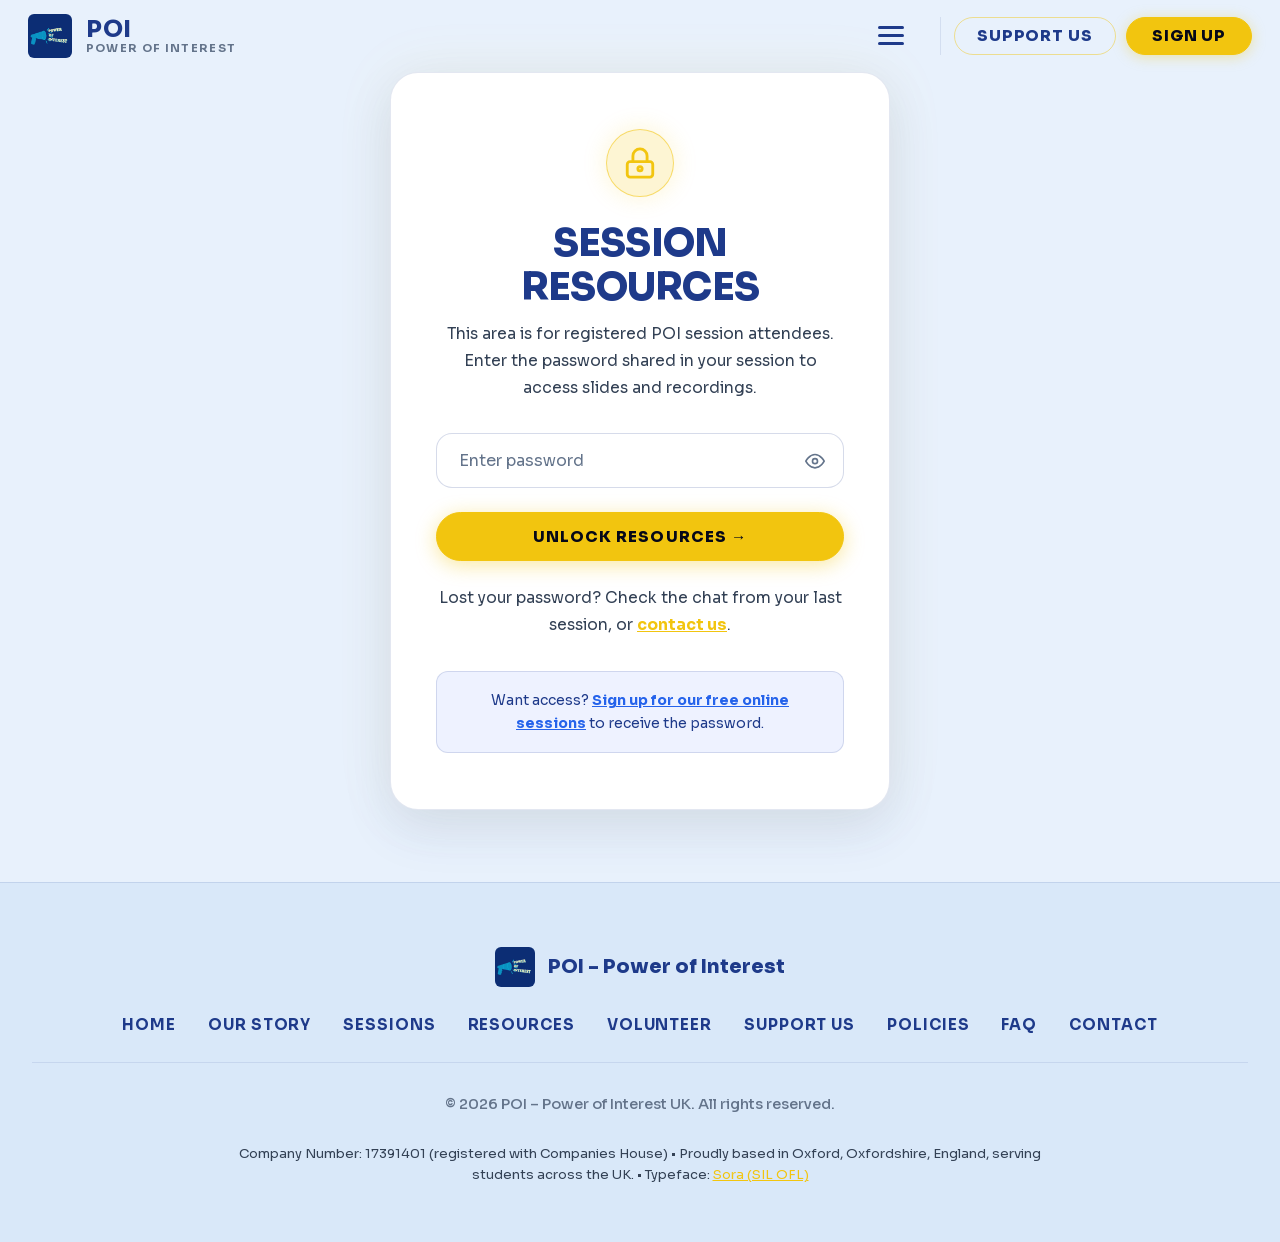
<file: resources.html>
<!DOCTYPE html>
<html lang="en">
<head>
  <meta charset="UTF-8" />
  <meta name="viewport" content="width=device-width, initial-scale=1.0" />
  <title>Session Resources | POI – Power of Interest UK</title>
  <meta name="description" content="Access slides, recordings, and materials from POI debate sessions. Password-protected for registered session attendees." />
  <meta name="robots" content="noindex, nofollow" />
  <!-- Open Graph -->
  <meta property="og:type" content="website" />
  <meta property="og:site_name" content="POI – Power of Interest UK" />
  <meta property="og:title" content="Session Resources | POI UK" />
  <meta property="og:description" content="Access slides and recordings from POI debate sessions." />
  <meta property="og:url" content="https://poi.org.uk/resources.html" />
  <meta property="og:image" content="https://poi.org.uk/logo.jpg" />
  <meta property="og:locale" content="en_GB" />
  <link rel="preconnect" href="https://fonts.googleapis.com" />
  <link rel="preconnect" href="https://fonts.gstatic.com" crossorigin />
  <link href="https://fonts.googleapis.com/css2?family=Sora:wght@300;400;500;600;700;800;900&amp;display=swap" rel="stylesheet" />
  <link rel="stylesheet" href="styles.css?v=2.3" />
  <link rel="icon" href="logo.jpg" type="image/jpeg" />
</head>
<body>

  <!-- ===== HEADER ===== -->
  <header class="site-header">
<div class="header-inner">
      <a href="index.html" class="header-brand">
        <img src="logo.jpg" alt="POI Logo" class="header-logo" />
        <div class="header-brand-text">
          <span class="brand-title">POI</span>
          <span class="brand-sub">Power of Interest</span>
        </div>
      </a>
      <nav class="nav" role="navigation" aria-label="Main navigation">

        <div class="nav-actions">
          <a href="https://www.zeffy.com/en-GB/donation-form/your-words-your-way" target="_blank" rel="noopener noreferrer" class="nav-btn-donate">Support Us</a>
          <a href="sessions.html" class="nav-cta">Sign Up</a>
        </div>
      </nav>
      <button class="hamburger" id="hamburger" aria-label="Toggle menu" aria-expanded="false">
        <span></span><span></span><span></span>
      </button>
    </div>
    <nav class="mobile-nav" id="mobile-nav" aria-label="Mobile navigation">
      <a href="index.html">Home</a>
      <a href="about.html">Our Story</a>
      <a href="sessions.html">Sessions</a>
      <a href="resources.html" class="active">Resources</a>
      <a href="volunteering.html">Volunteer</a>
      <a href="faq.html">FAQ</a>
      <a href="policies.html">Policies</a>
      <a href="contact.html">Contact</a>
      <div class="mobile-nav-actions">
        <a href="https://www.zeffy.com/en-GB/donation-form/your-words-your-way" target="_blank" rel="noopener noreferrer" class="btn btn-outline-yellow">Support Us &rarr;</a>
        <a href="sessions.html" class="btn btn-primary">Sign Up &rarr;</a>
      </div>
    </nav>
  </header>

  <main id="main-content">
    <!-- ===== PASSWORD GATE SECTION ===== -->
    <section class="pw-gate-section" id="pw-gate">
      <div class="pw-gate-content">
        <div class="pw-gate-icon">
          <svg width="34" height="34" viewBox="0 0 24 24" fill="none" stroke="var(--yellow)" stroke-width="2" stroke-linecap="round" stroke-linejoin="round"><rect x="3" y="11" width="18" height="11" rx="2" ry="2"/><path d="M7 11V7a5 5 0 0 1 10 0v4"/><circle cx="12" cy="16" r="1.5"/></svg>
        </div>
        <h2>Session Resources</h2>
        <p>This area is for registered POI session attendees. Enter the password shared in your session to access slides and recordings.</p>
        <form class="pw-gate-form" id="pw-form" autocomplete="off">
          <div class="pw-input-wrap">
            <input
              type="password"
              id="pw-input"
              class="pw-gate-input"
              placeholder="Enter password"
              autocomplete="off"
              aria-label="Session resources password"
              required
            />
            <button type="button" class="pw-toggle-vis" id="pw-toggle-vis" aria-label="Toggle password visibility" title="Show password">
              <svg width="20" height="20" viewBox="0 0 24 24" fill="none" stroke="currentColor" stroke-width="2" stroke-linecap="round" stroke-linejoin="round"><path d="M1 12s4-8 11-8 11 8 11 8-4 8-11 8-11-8-11-8z"/><circle cx="12" cy="12" r="3"/></svg>
            </button>
          </div>
          <button type="submit" class="btn btn-primary pw-gate-btn">Unlock Resources &rarr;</button>
        </form>
        <p class="pw-gate-error" id="pw-error" role="alert" aria-live="polite"></p>
        <p class="pw-gate-hint">Lost your password? Check the chat from your last session, or <a href="contact.html">contact us</a>.</p>
        <div class="pw-gate-signup">
          <p>Want access? <a href="sessions.html">Sign up for our free online sessions</a> to receive the password.</p>
        </div>
      </div>
    </section>

    <!-- ===== PROTECTED CONTENT (hidden until unlocked) ===== -->
    <div class="pw-protected" id="pw-protected" style="display: none;">

      <!-- Page Header -->
      <section class="page-header">
        <div class="container">
          <span class="hero-tag">Members Area</span>
          <h1>Session Resources</h1>
          <p>Slides, recordings, and materials from our debate sessions &mdash; all in one place.</p>
        </div>
      </section>

      <!-- Resources Grid Section -->
      <section class="section">
        <div class="container">
          <div class="section-header-split">
            <h2>Past Sessions</h2>
            <div class="section-header-desc">
              <span class="arrow">&rarr;</span>
              <p>
                Missed a session or want to revisit the material? Browse all slides and recordings below. New content is added after each session.
              </p>
            </div>
          </div>

          <div class="resources-grid">

            <!-- Session 1 Card -->
            <div class="resource-card">
              <div class="resource-card-header">
                <span class="resource-session-num">Session 01</span>
                <span class="resource-date">Sunday 20th September 2026</span>
              </div>
              <h3>Intro to BP Debate</h3>
              <p>An introduction to the British Parliamentary debate format &mdash; roles, structure, speaking order, motion types, and planning strategy.</p>
              <div class="resource-tags">
                <span class="resource-tag resource-tag--slides">
                  <svg width="13" height="13" viewBox="0 0 24 24" fill="none" stroke="currentColor" stroke-width="2.2" stroke-linecap="round" stroke-linejoin="round"><rect x="2" y="3" width="20" height="14" rx="2" ry="2"/><line x1="8" y1="21" x2="16" y2="21"/><line x1="12" y1="17" x2="12" y2="21"/></svg>
                  Slides
                </span>
                <span class="resource-tag resource-tag--online">
                  <svg width="13" height="13" viewBox="0 0 24 24" fill="none" stroke="currentColor" stroke-width="2.2" stroke-linecap="round" stroke-linejoin="round"><circle cx="12" cy="12" r="10"/><line x1="2" y1="12" x2="22" y2="12"/><path d="M12 2a15.3 15.3 0 0 1 4 10 15.3 15.3 0 0 1-4 10 15.3 15.3 0 0 1-4-10 15.3 15.3 0 0 1 4-10z"/></svg>
                  Online
                </span>
              </div>
              <div class="resource-links">
                <button type="button" class="btn btn-primary resource-btn open-viewer-btn" data-viewer-src="slides/Intro_to_BP_Debate_Session_1.pdf" data-viewer-title="Session 01: Intro to BP Debate">
                  <svg width="18" height="18" viewBox="0 0 24 24" fill="none" stroke="currentColor" stroke-width="2.5" stroke-linecap="round" stroke-linejoin="round"><path d="M14 2H6a2 2 0 0 0-2 2v16a2 2 0 0 0 2 2h12a2 2 0 0 0 2-2V8z"/><polyline points="14 2 14 8 20 8"/><line x1="16" y1="13" x2="8" y2="13"/><line x1="16" y1="17" x2="8" y2="17"/><polyline points="10 9 9 9 8 9"/></svg>
                  View Slides
                </button>
              </div>
            </div>

            <!-- Session 2 Card -->
            <div class="resource-card">
              <div class="resource-card-header">
                <span class="resource-session-num">Session 02</span>
                <span class="resource-date">Sunday 27th September 2026</span>
              </div>
              <h3>Simple Mechanisms</h3>
              <p>Definitions, structured rebuttals, Points of Information (POIs), building robust chains of analysis, and speech signposting &mdash; includes full motion walkthrough guide for <em>&ldquo;This House Would ban the use of AI in schools&rdquo;</em>.</p>
              <div class="resource-tags">
                <span class="resource-tag resource-tag--slides">
                  <svg width="13" height="13" viewBox="0 0 24 24" fill="none" stroke="currentColor" stroke-width="2.2" stroke-linecap="round" stroke-linejoin="round"><rect x="2" y="3" width="20" height="14" rx="2" ry="2"/><line x1="8" y1="21" x2="16" y2="21"/><line x1="12" y1="17" x2="12" y2="21"/></svg>
                  Slides
                </span>
                <span class="resource-tag resource-tag--guide">
                  <svg width="13" height="13" viewBox="0 0 24 24" fill="none" stroke="currentColor" stroke-width="2.2" stroke-linecap="round" stroke-linejoin="round"><path d="M14 2H6a2 2 0 0 0-2 2v16a2 2 0 0 0 2 2h12a2 2 0 0 0 2-2V8z"/><polyline points="14 2 14 8 20 8"/><line x1="16" y1="13" x2="8" y2="13"/><line x1="16" y1="17" x2="8" y2="17"/><polyline points="10 9 9 9 8 9"/></svg>
                  Motion Guide
                </span>
                <span class="resource-tag resource-tag--online">
                  <svg width="13" height="13" viewBox="0 0 24 24" fill="none" stroke="currentColor" stroke-width="2.2" stroke-linecap="round" stroke-linejoin="round"><circle cx="12" cy="12" r="10"/><line x1="2" y1="12" x2="22" y2="12"/><path d="M12 2a15.3 15.3 0 0 1 4 10 15.3 15.3 0 0 1-4 10 15.3 15.3 0 0 1-4-10 15.3 15.3 0 0 1 4-10z"/></svg>
                  Online
                </span>
              </div>
              <div class="resource-links">
                <button type="button" class="btn btn-primary resource-btn open-viewer-btn" data-viewer-src="slides/Simple_Mechanisms_Session_2.pdf" data-viewer-title="Session 02: Simple Mechanisms (Slides)">
                  <svg width="18" height="18" viewBox="0 0 24 24" fill="none" stroke="currentColor" stroke-width="2.5" stroke-linecap="round" stroke-linejoin="round"><path d="M14 2H6a2 2 0 0 0-2 2v16a2 2 0 0 0 2 2h12a2 2 0 0 0 2-2V8z"/><polyline points="14 2 14 8 20 8"/><line x1="16" y1="13" x2="8" y2="13"/><line x1="16" y1="17" x2="8" y2="17"/><polyline points="10 9 9 9 8 9"/></svg>
                  View Slides
                </button>
                <div class="resource-action-group">
                  <button type="button" class="btn btn-primary resource-btn open-viewer-btn" data-viewer-src="slides/Session_2_Motion_Work_Through_AI_in_Schools.pdf" data-viewer-title="Session 02: Motion Walkthrough – AI in Schools" data-viewer-unrestricted="true">
                    <svg width="18" height="18" viewBox="0 0 24 24" fill="none" stroke="currentColor" stroke-width="2.5" stroke-linecap="round" stroke-linejoin="round"><path d="M14 2H6a2 2 0 0 0-2 2v16a2 2 0 0 0 2 2h12a2 2 0 0 0 2-2V8z"/><polyline points="14 2 14 8 20 8"/><line x1="16" y1="13" x2="8" y2="13"/><line x1="16" y1="17" x2="8" y2="17"/><polyline points="10 9 9 9 8 9"/></svg>
                    View Motion Guide
                  </button>
                  <a href="slides/Session_2_Motion_Work_Through_AI_in_Schools.pdf" download="POI_Session_2_Motion_Work_Through_AI_in_Schools.pdf" class="resource-btn-circle" aria-label="Download Motion Guide (PDF)" title="Download Motion Guide (PDF)">
                    <svg width="18" height="18" viewBox="0 0 24 24" fill="none" stroke="currentColor" stroke-width="2.5" stroke-linecap="round" stroke-linejoin="round"><path d="M21 15v4a2 2 0 0 1-2 2H5a2 2 0 0 1-2-2v-4"/><polyline points="7 10 12 15 17 10"/><line x1="12" y1="15" x2="12" y2="3"/></svg>
                  </a>
                </div>
              </div>
            </div>

            <!-- Session 3 Card -->
            <div class="resource-card">
              <div class="resource-card-header">
                <span class="resource-session-num">Session 03</span>
                <span class="resource-date">Sunday 4th October 2026</span>
              </div>
              <h3>OG and OO</h3>
              <p>Roles and strategies for the Opening Half &mdash; Prime Minister (PM), Leader of Opposition (LO), Deputy Prime Minister (DPM), and Deputy Leader of Opposition (DLO). Covers defining the motion, world framing, team cases, and rebuttals &mdash; includes full motion walkthrough guide for <em>&ldquo;This House Would not force students to learn a foreign language&rdquo;</em>.</p>
              <div class="resource-tags">
                <span class="resource-tag resource-tag--slides">
                  <svg width="13" height="13" viewBox="0 0 24 24" fill="none" stroke="currentColor" stroke-width="2.2" stroke-linecap="round" stroke-linejoin="round"><rect x="2" y="3" width="20" height="14" rx="2" ry="2"/><line x1="8" y1="21" x2="16" y2="21"/><line x1="12" y1="17" x2="12" y2="21"/></svg>
                  Slides
                </span>
                <span class="resource-tag resource-tag--guide">
                  <svg width="13" height="13" viewBox="0 0 24 24" fill="none" stroke="currentColor" stroke-width="2.2" stroke-linecap="round" stroke-linejoin="round"><path d="M14 2H6a2 2 0 0 0-2 2v16a2 2 0 0 0 2 2h12a2 2 0 0 0 2-2V8z"/><polyline points="14 2 14 8 20 8"/><line x1="16" y1="13" x2="8" y2="13"/><line x1="16" y1="17" x2="8" y2="17"/><polyline points="10 9 9 9 8 9"/></svg>
                  Motion Guide
                </span>
                <span class="resource-tag resource-tag--online">
                  <svg width="13" height="13" viewBox="0 0 24 24" fill="none" stroke="currentColor" stroke-width="2.2" stroke-linecap="round" stroke-linejoin="round"><circle cx="12" cy="12" r="10"/><line x1="2" y1="12" x2="22" y2="12"/><path d="M12 2a15.3 15.3 0 0 1 4 10 15.3 15.3 0 0 1-4 10 15.3 15.3 0 0 1-4-10 15.3 15.3 0 0 1 4-10z"/></svg>
                  Online
                </span>
              </div>
              <div class="resource-links">
                <button type="button" class="btn btn-primary resource-btn open-viewer-btn" data-viewer-src="slides/OG_and_OO_Session_3.pdf" data-viewer-title="Session 03: OG and OO (Slides)">
                  <svg width="18" height="18" viewBox="0 0 24 24" fill="none" stroke="currentColor" stroke-width="2.5" stroke-linecap="round" stroke-linejoin="round"><path d="M14 2H6a2 2 0 0 0-2 2v16a2 2 0 0 0 2 2h12a2 2 0 0 0 2-2V8z"/><polyline points="14 2 14 8 20 8"/><line x1="16" y1="13" x2="8" y2="13"/><line x1="16" y1="17" x2="8" y2="17"/><polyline points="10 9 9 9 8 9"/></svg>
                  View Slides
                </button>
                <div class="resource-action-group">
                  <button type="button" class="btn btn-primary resource-btn open-viewer-btn" data-viewer-src="slides/Session_3_Motion_Work_Through_Foreign_Languages.pdf" data-viewer-title="Session 03: Motion Walkthrough – Foreign Languages" data-viewer-unrestricted="true">
                    <svg width="18" height="18" viewBox="0 0 24 24" fill="none" stroke="currentColor" stroke-width="2.5" stroke-linecap="round" stroke-linejoin="round"><path d="M14 2H6a2 2 0 0 0-2 2v16a2 2 0 0 0 2 2h12a2 2 0 0 0 2-2V8z"/><polyline points="14 2 14 8 20 8"/><line x1="16" y1="13" x2="8" y2="13"/><line x1="16" y1="17" x2="8" y2="17"/><polyline points="10 9 9 9 8 9"/></svg>
                    View Motion Guide
                  </button>
                  <a href="slides/Session_3_Motion_Work_Through_Foreign_Languages.pdf" download="POI_Session_3_Motion_Work_Through_Foreign_Languages.pdf" class="resource-btn-circle" aria-label="Download Motion Guide (PDF)" title="Download Motion Guide (PDF)">
                    <svg width="18" height="18" viewBox="0 0 24 24" fill="none" stroke="currentColor" stroke-width="2.5" stroke-linecap="round" stroke-linejoin="round"><path d="M21 15v4a2 2 0 0 1-2 2H5a2 2 0 0 1-2-2v-4"/><polyline points="7 10 12 15 17 10"/><line x1="12" y1="15" x2="12" y2="3"/></svg>
                  </a>
                </div>
              </div>
            </div>

            <!-- Session 4 Card -->
            <div class="resource-card">
              <div class="resource-card-header">
                <span class="resource-session-num">Session 04</span>
                <span class="resource-date">Sunday 11th October 2026</span>
              </div>
              <h3>Role of the Members</h3>
              <p>Roles and strategies for the Member speeches in the Closing Half &mdash; Member of Government (MG) and Member of Opposition (MO). Covers framing team cases, introducing extensions to build upon the Opening Half, and all-round rebuttals &mdash; includes full motion walkthrough guide for <em>&ldquo;This House Believes that phones should be banned in schools&rdquo;</em>.</p>
              <div class="resource-tags">
                <span class="resource-tag resource-tag--slides">
                  <svg width="13" height="13" viewBox="0 0 24 24" fill="none" stroke="currentColor" stroke-width="2.2" stroke-linecap="round" stroke-linejoin="round"><rect x="2" y="3" width="20" height="14" rx="2" ry="2"/><line x1="8" y1="21" x2="16" y2="21"/><line x1="12" y1="17" x2="12" y2="21"/></svg>
                  Slides
                </span>
                <span class="resource-tag resource-tag--guide">
                  <svg width="13" height="13" viewBox="0 0 24 24" fill="none" stroke="currentColor" stroke-width="2.2" stroke-linecap="round" stroke-linejoin="round"><path d="M14 2H6a2 2 0 0 0-2 2v16a2 2 0 0 0 2 2h12a2 2 0 0 0 2-2V8z"/><polyline points="14 2 14 8 20 8"/><line x1="16" y1="13" x2="8" y2="13"/><line x1="16" y1="17" x2="8" y2="17"/><polyline points="10 9 9 9 8 9"/></svg>
                  Motion Guide
                </span>
                <span class="resource-tag resource-tag--online">
                  <svg width="13" height="13" viewBox="0 0 24 24" fill="none" stroke="currentColor" stroke-width="2.2" stroke-linecap="round" stroke-linejoin="round"><circle cx="12" cy="12" r="10"/><line x1="2" y1="12" x2="22" y2="12"/><path d="M12 2a15.3 15.3 0 0 1 4 10 15.3 15.3 0 0 1-4 10 15.3 15.3 0 0 1-4-10 15.3 15.3 0 0 1 4-10z"/></svg>
                  Online
                </span>
              </div>
              <div class="resource-links">
                <button type="button" class="btn btn-primary resource-btn open-viewer-btn" data-viewer-src="slides/Members_Session_4.pdf" data-viewer-title="Session 04: Role of the Members (Slides)">
                  <svg width="18" height="18" viewBox="0 0 24 24" fill="none" stroke="currentColor" stroke-width="2.5" stroke-linecap="round" stroke-linejoin="round"><path d="M14 2H6a2 2 0 0 0-2 2v16a2 2 0 0 0 2 2h12a2 2 0 0 0 2-2V8z"/><polyline points="14 2 14 8 20 8"/><line x1="16" y1="13" x2="8" y2="13"/><line x1="16" y1="17" x2="8" y2="17"/><polyline points="10 9 9 9 8 9"/></svg>
                  View Slides
                </button>
                <div class="resource-action-group">
                  <button type="button" class="btn btn-primary resource-btn open-viewer-btn" data-viewer-src="slides/Session_4_Motion_Work_Through_Phones_in_Schools.pdf" data-viewer-title="Session 04: Motion Walkthrough – Phones in Schools" data-viewer-unrestricted="true">
                    <svg width="18" height="18" viewBox="0 0 24 24" fill="none" stroke="currentColor" stroke-width="2.5" stroke-linecap="round" stroke-linejoin="round"><path d="M14 2H6a2 2 0 0 0-2 2v16a2 2 0 0 0 2 2h12a2 2 0 0 0 2-2V8z"/><polyline points="14 2 14 8 20 8"/><line x1="16" y1="13" x2="8" y2="13"/><line x1="16" y1="17" x2="8" y2="17"/><polyline points="10 9 9 9 8 9"/></svg>
                    View Motion Guide
                  </button>
                  <a href="slides/Session_4_Motion_Work_Through_Phones_in_Schools.pdf" download="POI_Session_4_Motion_Work_Through_Phones_in_Schools.pdf" class="resource-btn-circle" aria-label="Download Motion Guide (PDF)" title="Download Motion Guide (PDF)">
                    <svg width="18" height="18" viewBox="0 0 24 24" fill="none" stroke="currentColor" stroke-width="2.5" stroke-linecap="round" stroke-linejoin="round"><path d="M21 15v4a2 2 0 0 1-2 2H5a2 2 0 0 1-2-2v-4"/><polyline points="7 10 12 15 17 10"/><line x1="12" y1="15" x2="12" y2="3"/></svg>
                  </a>
                </div>
              </div>
            </div>

            <!-- Session 5 Card -->
            <div class="resource-card">
              <div class="resource-card-header">
                <span class="resource-session-num">Session 05</span>
                <span class="resource-date">Sunday 18th October 2026</span>
              </div>
              <h3>Motion Planning &amp; Walkthrough</h3>
              <p>In-depth debate preparation and motion analysis for <em>&ldquo;This House Would abolish prison as a punishment for non-violent crimes&rdquo;</em> &mdash; featuring Government definitions, UK legal context (Magistrates' Courts), recidivism, and prison overcrowding arguments alongside Opposition counter-framing, general deterrence, incapacitation, and the limits of non-custodial penalties.</p>
              <div class="resource-tags">
                <span class="resource-tag resource-tag--guide">
                  <svg width="13" height="13" viewBox="0 0 24 24" fill="none" stroke="currentColor" stroke-width="2.2" stroke-linecap="round" stroke-linejoin="round"><path d="M14 2H6a2 2 0 0 0-2 2v16a2 2 0 0 0 2 2h12a2 2 0 0 0 2-2V8z"/><polyline points="14 2 14 8 20 8"/><line x1="16" y1="13" x2="8" y2="13"/><line x1="16" y1="17" x2="8" y2="17"/><polyline points="10 9 9 9 8 9"/></svg>
                  Motion Guide
                </span>
                <span class="resource-tag resource-tag--online">
                  <svg width="13" height="13" viewBox="0 0 24 24" fill="none" stroke="currentColor" stroke-width="2.2" stroke-linecap="round" stroke-linejoin="round"><circle cx="12" cy="12" r="10"/><line x1="2" y1="12" x2="22" y2="12"/><path d="M12 2a15.3 15.3 0 0 1 4 10 15.3 15.3 0 0 1-4 10 15.3 15.3 0 0 1-4-10 15.3 15.3 0 0 1 4-10z"/></svg>
                  Online
                </span>
              </div>
              <div class="resource-links">
                <div class="resource-action-group">
                  <button type="button" class="btn btn-primary resource-btn open-viewer-btn" data-viewer-src="slides/Session_5_Motion_Work_Through_Prison_for_Non_Violent_Crimes.pdf" data-viewer-title="Session 05: Motion Walkthrough – Abolish Prison for Non-Violent Crimes" data-viewer-unrestricted="true">
                    <svg width="18" height="18" viewBox="0 0 24 24" fill="none" stroke="currentColor" stroke-width="2.5" stroke-linecap="round" stroke-linejoin="round"><path d="M14 2H6a2 2 0 0 0-2 2v16a2 2 0 0 0 2 2h12a2 2 0 0 0 2-2V8z"/><polyline points="14 2 14 8 20 8"/><line x1="16" y1="13" x2="8" y2="13"/><line x1="16" y1="17" x2="8" y2="17"/><polyline points="10 9 9 9 8 9"/></svg>
                    View Motion Guide
                  </button>
                  <a href="slides/Session_5_Motion_Work_Through_Prison_for_Non_Violent_Crimes.pdf" download="POI_Session_5_Motion_Work_Through_Prison_for_Non_Violent_Crimes.pdf" class="resource-btn-circle" aria-label="Download Motion Guide (PDF)" title="Download Motion Guide (PDF)">
                    <svg width="18" height="18" viewBox="0 0 24 24" fill="none" stroke="currentColor" stroke-width="2.5" stroke-linecap="round" stroke-linejoin="round"><path d="M21 15v4a2 2 0 0 1-2 2H5a2 2 0 0 1-2-2v-4"/><polyline points="7 10 12 15 17 10"/><line x1="12" y1="15" x2="12" y2="3"/></svg>
                  </a>
                </div>
              </div>
            </div>

            <!-- Session 6 Card -->
            <div class="resource-card">
              <div class="resource-card-header">
                <span class="resource-session-num">Session 06</span>
                <span class="resource-date">Sunday 8th November 2026</span>
              </div>
              <h3>Review of BP</h3>
              <p>A comprehensive review of British Parliamentary debate strategy and motion planning for <em>&ldquo;This House Would abolish the death penalty&rdquo;</em> &mdash; covering Government definitions, the intrinsic right to life, limited state power, fiscal and opportunity costs, and wrongful convictions alongside Opposition rebuttals, public safety, retributive justice, and deterrence.</p>
              <div class="resource-tags">
                <span class="resource-tag resource-tag--guide">
                  <svg width="13" height="13" viewBox="0 0 24 24" fill="none" stroke="currentColor" stroke-width="2.2" stroke-linecap="round" stroke-linejoin="round"><path d="M14 2H6a2 2 0 0 0-2 2v16a2 2 0 0 0 2 2h12a2 2 0 0 0 2-2V8z"/><polyline points="14 2 14 8 20 8"/><line x1="16" y1="13" x2="8" y2="13"/><line x1="16" y1="17" x2="8" y2="17"/><polyline points="10 9 9 9 8 9"/></svg>
                  Motion Guide
                </span>
                <span class="resource-tag resource-tag--online">
                  <svg width="13" height="13" viewBox="0 0 24 24" fill="none" stroke="currentColor" stroke-width="2.2" stroke-linecap="round" stroke-linejoin="round"><circle cx="12" cy="12" r="10"/><line x1="2" y1="12" x2="22" y2="12"/><path d="M12 2a15.3 15.3 0 0 1 4 10 15.3 15.3 0 0 1-4 10 15.3 15.3 0 0 1-4-10 15.3 15.3 0 0 1 4-10z"/></svg>
                  Online
                </span>
              </div>
              <div class="resource-links">
                <div class="resource-action-group">
                  <button type="button" class="btn btn-primary resource-btn open-viewer-btn" data-viewer-src="slides/Session_6_Motion_Work_Through_Death_Penalty.pdf" data-viewer-title="Session 06: Motion Walkthrough – Abolish the Death Penalty" data-viewer-unrestricted="true">
                    <svg width="18" height="18" viewBox="0 0 24 24" fill="none" stroke="currentColor" stroke-width="2.5" stroke-linecap="round" stroke-linejoin="round"><path d="M14 2H6a2 2 0 0 0-2 2v16a2 2 0 0 0 2 2h12a2 2 0 0 0 2-2V8z"/><polyline points="14 2 14 8 20 8"/><line x1="16" y1="13" x2="8" y2="13"/><line x1="16" y1="17" x2="8" y2="17"/><polyline points="10 9 9 9 8 9"/></svg>
                    View Motion Guide
                  </button>
                  <a href="slides/Session_6_Motion_Work_Through_Death_Penalty.pdf" download="POI_Session_6_Motion_Work_Through_Death_Penalty.pdf" class="resource-btn-circle" aria-label="Download Motion Guide (PDF)" title="Download Motion Guide (PDF)">
                    <svg width="18" height="18" viewBox="0 0 24 24" fill="none" stroke="currentColor" stroke-width="2.5" stroke-linecap="round" stroke-linejoin="round"><path d="M21 15v4a2 2 0 0 1-2 2H5a2 2 0 0 1-2-2v-4"/><polyline points="7 10 12 15 17 10"/><line x1="12" y1="15" x2="12" y2="3"/></svg>
                  </a>
                </div>
              </div>
            </div>

            <!-- Placeholder: More Sessions Coming -->
            <div class="resource-card resource-card--placeholder">
              <div class="resource-card-placeholder-inner">
                <div class="resource-placeholder-icon">
                  <svg width="26" height="26" viewBox="0 0 24 24" fill="none" stroke="currentColor" stroke-width="2" stroke-linecap="round" stroke-linejoin="round"><rect x="3" y="4" width="18" height="18" rx="2" ry="2"/><line x1="16" y1="2" x2="16" y2="6"/><line x1="8" y1="2" x2="8" y2="6"/><line x1="3" y1="10" x2="21" y2="10"/></svg>
                </div>
                <h3>More Sessions Coming</h3>
                <p>New slides and recordings will appear here after each session. Check back soon!</p>
              </div>
            </div>

          </div>
        </div>
      </section>

    </div>

    <!-- ===== EMBEDDED RESOURCE VIEWER MODAL ===== -->
    <div class="resource-viewer-modal" id="resource-viewer-modal" role="dialog" aria-modal="true" aria-labelledby="viewer-modal-title" style="display: none;">
      <div class="viewer-backdrop" id="viewer-backdrop"></div>
      <div class="viewer-window">
        <div class="viewer-header">
          <div class="viewer-header-info">
            <h3 class="viewer-title" id="viewer-modal-title">Resource Document</h3>
            <span class="viewer-slide-num" id="viewer-page-badge" style="display: none;"></span>
          </div>
          <div class="viewer-header-actions">
            <!-- Zoom controls for comfortable reading across all screen sizes -->
            <div class="viewer-zoom-controls" id="viewer-zoom-controls" style="display: none;">
              <button type="button" class="viewer-action-btn" id="viewer-zoom-out" aria-label="Zoom Out" title="Zoom Out">
                <svg width="18" height="18" viewBox="0 0 24 24" fill="none" stroke="currentColor" stroke-width="2.2" stroke-linecap="round" stroke-linejoin="round"><circle cx="11" cy="11" r="8"/><line x1="21" y1="21" x2="16.65" y2="16.65"/><line x1="8" y1="11" x2="14" y2="11"/></svg>
              </button>
              <span class="viewer-zoom-level" id="viewer-zoom-level">100%</span>
              <button type="button" class="viewer-action-btn" id="viewer-zoom-in" aria-label="Zoom In" title="Zoom In">
                <svg width="18" height="18" viewBox="0 0 24 24" fill="none" stroke="currentColor" stroke-width="2.2" stroke-linecap="round" stroke-linejoin="round"><circle cx="11" cy="11" r="8"/><line x1="21" y1="21" x2="16.65" y2="16.65"/><line x1="11" y1="8" x2="11" y2="14"/><line x1="8" y1="11" x2="14" y2="11"/></svg>
              </button>
            </div>
            <a href="#" id="viewer-download-link" class="viewer-action-btn" download aria-label="Download Document" title="Download Document" style="display: none;">
              <svg width="18" height="18" viewBox="0 0 24 24" fill="none" stroke="currentColor" stroke-width="2.2" stroke-linecap="round" stroke-linejoin="round"><path d="M21 15v4a2 2 0 0 1-2 2H5a2 2 0 0 1-2-2v-4"/><polyline points="7 10 12 15 17 10"/><line x1="12" y1="15" x2="12" y2="3"/></svg>
            </a>
            <a href="#" id="viewer-external-link" class="viewer-action-btn" target="_blank" rel="noopener noreferrer" aria-label="Open in new tab" title="Open in new tab" style="display: none;">
              <svg width="18" height="18" viewBox="0 0 24 24" fill="none" stroke="currentColor" stroke-width="2.2" stroke-linecap="round" stroke-linejoin="round"><path d="M18 13v6a2 2 0 0 1-2 2H5a2 2 0 0 1-2-2V8a2 2 0 0 1 2-2h6"/><polyline points="15 3 21 3 21 9"/><line x1="10" y1="14" x2="21" y2="3"/></svg>
            </a>
            <button type="button" class="viewer-close-btn" id="viewer-close-btn" aria-label="Close viewer" title="Close viewer">
              <svg width="20" height="20" viewBox="0 0 24 24" fill="none" stroke="currentColor" stroke-width="2.2" stroke-linecap="round" stroke-linejoin="round"><line x1="18" y1="6" x2="6" y2="18"/><line x1="6" y1="6" x2="18" y2="18"/></svg>
            </button>
          </div>
        </div>

        <div class="viewer-body" id="viewer-body">
          <!-- Watermark Overlay Grid to protect PowerPoint slides against photography and screenshots -->
          <div class="viewer-watermark-overlay" id="viewer-watermark-overlay" aria-hidden="true" style="display: none;">
            <div class="watermark-item">POI UK &bull; CONFIDENTIAL STUDENT MATERIAL &bull; DO NOT DISTRIBUTE</div>
            <div class="watermark-item">POI UK &bull; CONFIDENTIAL STUDENT MATERIAL &bull; DO NOT DISTRIBUTE</div>
            <div class="watermark-item">POI UK &bull; CONFIDENTIAL STUDENT MATERIAL &bull; DO NOT DISTRIBUTE</div>
            <div class="watermark-item">POI UK &bull; CONFIDENTIAL STUDENT MATERIAL &bull; DO NOT DISTRIBUTE</div>
            <div class="watermark-item">POI UK &bull; CONFIDENTIAL STUDENT MATERIAL &bull; DO NOT DISTRIBUTE</div>
            <div class="watermark-item">POI UK &bull; CONFIDENTIAL STUDENT MATERIAL &bull; DO NOT DISTRIBUTE</div>
            <div class="watermark-item">POI UK &bull; CONFIDENTIAL STUDENT MATERIAL &bull; DO NOT DISTRIBUTE</div>
            <div class="watermark-item">POI UK &bull; CONFIDENTIAL STUDENT MATERIAL &bull; DO NOT DISTRIBUTE</div>
            <div class="watermark-item">POI UK &bull; CONFIDENTIAL STUDENT MATERIAL &bull; DO NOT DISTRIBUTE</div>
            <div class="watermark-item">POI UK &bull; CONFIDENTIAL STUDENT MATERIAL &bull; DO NOT DISTRIBUTE</div>
            <div class="watermark-item">POI UK &bull; CONFIDENTIAL STUDENT MATERIAL &bull; DO NOT DISTRIBUTE</div>
            <div class="watermark-item">POI UK &bull; CONFIDENTIAL STUDENT MATERIAL &bull; DO NOT DISTRIBUTE</div>
            <div class="watermark-item">POI UK &bull; CONFIDENTIAL STUDENT MATERIAL &bull; DO NOT DISTRIBUTE</div>
            <div class="watermark-item">POI UK &bull; CONFIDENTIAL STUDENT MATERIAL &bull; DO NOT DISTRIBUTE</div>
            <div class="watermark-item">POI UK &bull; CONFIDENTIAL STUDENT MATERIAL &bull; DO NOT DISTRIBUTE</div>
          </div>

          <!-- Anti-Screenshot Privacy Shield: Blurs content when window/tab loses focus -->
          <div class="viewer-privacy-shield" id="viewer-privacy-shield" style="display: none;">
            <div class="privacy-shield-msg">
              <svg width="40" height="40" viewBox="0 0 24 24" fill="none" stroke="var(--yellow)" stroke-width="2" stroke-linecap="round" stroke-linejoin="round"><rect x="3" y="11" width="18" height="11" rx="2" ry="2"/><path d="M7 11V7a5 5 0 0 1 10 0v4"/><circle cx="12" cy="16" r="1.5"/></svg>
              <h4>Protected Material</h4>
              <p>Tap or return focus to this browser tab to continue reading.</p>
            </div>
          </div>

          <!-- Loading Spinner -->
          <div class="viewer-loader" id="viewer-loader" style="display: none;">
            <div class="viewer-spinner"></div>
            <span>Loading presentation slides...</span>
          </div>

          <!-- PDF.js Slide Deck Scrollable Viewer Container -->
          <div class="viewer-canvas-scroll" id="viewer-canvas-scroll">
            <div class="viewer-slides-list" id="viewer-slides-list"></div>
          </div>
        </div>

        <div class="viewer-footer">
          <span class="viewer-footer-notice" id="viewer-footer-notice">
            &bull; Read-only student material &bull; Copying, downloading, printing, and distribution are strictly prohibited.
          </span>
        </div>
      </div>
    </div>
  </main>

  <!-- ===== FOOTER ===== -->
  <footer class="site-footer">
    <div class="container">
      <div class="footer-inner" style="border-top: none; padding-top: 0;">
        <div class="footer-brand-row">
          <img src="logo.jpg" alt="POI Logo" class="footer-logo" />
          <span class="footer-brand-name">POI &ndash; Power of Interest</span>
        </div>
        <nav class="footer-links" aria-label="Footer navigation">
          <a href="index.html">Home</a>
          <a href="about.html">Our Story</a>
          <a href="sessions.html">Sessions</a>
          <a href="resources.html">Resources</a>
          <a href="volunteering.html">Volunteer</a>
          <a href="https://www.zeffy.com/en-GB/donation-form/your-words-your-way" target="_blank" rel="noopener noreferrer">Support Us</a>
          <a href="policies.html">Policies</a>
          <a href="faq.html">FAQ</a>
          <a href="contact.html">Contact</a>
        </nav>
        <p class="footer-copyright">&copy; 2026 POI &ndash; Power of Interest UK. All rights reserved.</p>
        <p class="footer-meta">Company Number: 17391401 (registered with Companies House) &bull; Proudly based in Oxford, Oxfordshire, England, serving students across the UK. &bull; Typeface: <a href="fonts/LICENSE-Sora.txt" target="_blank" style="color: inherit; text-decoration: underline;">Sora (SIL OFL)</a></p>
      </div>
    </div>
  </footer>

  <script src="js/pdf.min.js"></script>
  <script src="main.js"></script>
  <script>
  /* ==========================================================================
     Resources Page – Password Gate (SHA-256 Hash Comparison)
     ========================================================================== */
  (function () {
    const HASH = 'a8ba8af9d1e66166e335a25a836a663d5d5cfce71054921fd2c8acb24ea0d058';
    const STORAGE_KEY = 'poi-resources-auth';

    const gate = document.getElementById('pw-gate');
    const protectedContent = document.getElementById('pw-protected');
    const form = document.getElementById('pw-form');
    const input = document.getElementById('pw-input');
    const errorEl = document.getElementById('pw-error');
    const toggleVis = document.getElementById('pw-toggle-vis');

    if (!gate || !protectedContent) return;

    // Check if already unlocked this session
    if (sessionStorage.getItem(STORAGE_KEY) === HASH) {
      unlockContent(true);
    }

    // Toggle password visibility with icon update
    if (toggleVis && input) {
      toggleVis.addEventListener('click', function () {
        const isPassword = input.type === 'password';
        input.type = isPassword ? 'text' : 'password';
        toggleVis.setAttribute('aria-label', isPassword ? 'Hide password' : 'Show password');
        toggleVis.setAttribute('title', isPassword ? 'Hide password' : 'Show password');
        toggleVis.innerHTML = isPassword
          ? '<svg width="20" height="20" viewBox="0 0 24 24" fill="none" stroke="currentColor" stroke-width="2" stroke-linecap="round" stroke-linejoin="round"><path d="M17.94 17.94A10.07 10.07 0 0 1 12 20c-7 0-11-8-11-8a18.45 18.45 0 0 1 5.06-5.94M9.9 4.24A9.12 9.12 0 0 1 12 4c7 0 11 8 11 8a18.5 18.5 0 0 1-2.16 3.19m-6.72-1.07a3 3 0 1 1-4.24-4.24"/><line x1="1" y1="1" x2="23" y2="23"/></svg>'
          : '<svg width="20" height="20" viewBox="0 0 24 24" fill="none" stroke="currentColor" stroke-width="2" stroke-linecap="round" stroke-linejoin="round"><path d="M1 12s4-8 11-8 11 8 11 8-4 8-11 8-11-8-11-8z"/><circle cx="12" cy="12" r="3"/></svg>';
      });
    }

    // Form submit handler
    if (form) {
      form.addEventListener('submit', async function (e) {
        e.preventDefault();
        const pw = input.value.trim();
        if (!pw) {
          showError('Please enter a password.');
          return;
        }

        const hash = await sha256(pw);
        if (hash === HASH) {
          sessionStorage.setItem(STORAGE_KEY, HASH);
          hideError();
          unlockContent(false);
        } else {
          showError('Incorrect password. Please try again.');
          input.value = '';
          input.focus();
          const card = gate.querySelector('.pw-gate-content');
          if (card) {
            card.classList.add('pw-shake');
            setTimeout(() => {
              card.classList.remove('pw-shake');
            }, 500);
          }
        }
      });
    }

    function unlockContent(instant) {
      if (instant) {
        gate.style.display = 'none';
        protectedContent.style.display = 'block';
        protectedContent.style.opacity = '1';
        protectedContent.querySelectorAll('.reveal').forEach(el => el.classList.add('visible'));
      } else {
        gate.style.transition = 'opacity 0.4s ease, transform 0.4s ease';
        gate.style.opacity = '0';
        gate.style.transform = 'scale(0.97)';
        setTimeout(() => {
          gate.style.display = 'none';
          protectedContent.style.display = 'block';
          protectedContent.offsetHeight; // trigger reflow
          protectedContent.style.opacity = '1';
          protectedContent.style.transform = 'translateY(0)';
          protectedContent.querySelectorAll('.reveal').forEach(el => el.classList.add('visible'));
        }, 400);
      }
    }

    function showError(msg) {
      if (errorEl) {
        errorEl.textContent = msg;
        errorEl.style.display = 'block';
      }
    }

    function hideError() {
      if (errorEl) {
        errorEl.textContent = '';
        errorEl.style.display = 'none';
      }
    }

    async function sha256(message) {
      const msgBuffer = new TextEncoder().encode(message);
      const hashBuffer = await crypto.subtle.digest('SHA-256', msgBuffer);
      const hashArray = Array.from(new Uint8Array(hashBuffer));
      return hashArray.map(b => b.toString(16).padStart(2, '0')).join('');
    }
  })();

  /* ==========================================================================
     Protected Embedded Resource Viewer & Anti-Screenshot / Copy Guard
     ========================================================================== */
  (function () {
    const modal = document.getElementById('resource-viewer-modal');
    const backdrop = document.getElementById('viewer-backdrop');
    const closeBtn = document.getElementById('viewer-close-btn');
    const modalTitle = document.getElementById('viewer-modal-title');
    const privacyShield = document.getElementById('viewer-privacy-shield');
    const watermarkOverlay = document.getElementById('viewer-watermark-overlay');
    const downloadLink = document.getElementById('viewer-download-link');
    const externalLink = document.getElementById('viewer-external-link');
    const footerNotice = document.getElementById('viewer-footer-notice');
    const loader = document.getElementById('viewer-loader');
    const scrollContainer = document.getElementById('viewer-canvas-scroll');
    const slidesList = document.getElementById('viewer-slides-list');
    const pageBadge = document.getElementById('viewer-page-badge');
    const zoomControls = document.getElementById('viewer-zoom-controls');
    const zoomInBtn = document.getElementById('viewer-zoom-in');
    const zoomOutBtn = document.getElementById('viewer-zoom-out');
    const zoomLevelEl = document.getElementById('viewer-zoom-level');
    const openButtons = document.querySelectorAll('.open-viewer-btn');

    if (!modal || !slidesList) return;

    // Configure PDF.js worker
    if (window.pdfjsLib) {
      window.pdfjsLib.GlobalWorkerOptions.workerSrc = 'js/pdf.worker.min.js';
    }

    let isCurrentUnrestricted = false;
    let renderGeneration = 0;
    let currentZoom = 1.0;
    const isTouch = ('ontouchstart' in window) || (navigator.maxTouchPoints > 0) || window.matchMedia('(pointer: coarse)').matches;

    function setZoom(newZoom) {
      currentZoom = Math.min(Math.max(0.6, Math.round(newZoom * 10) / 10), 2.4);
      if (zoomLevelEl) zoomLevelEl.textContent = Math.round(currentZoom * 100) + '%';
      const canvases = slidesList.querySelectorAll('canvas');
      canvases.forEach(cv => {
        const bw = parseFloat(cv.dataset.baseWidth);
        const bh = parseFloat(cv.dataset.baseHeight);
        if (bw && bh) {
          cv.style.width = Math.round(bw * currentZoom) + 'px';
          cv.style.height = Math.round(bh * currentZoom) + 'px';
        }
      });
    }

    if (zoomInBtn) {
      zoomInBtn.addEventListener('click', function (e) {
        e.stopPropagation();
        setZoom(currentZoom + 0.2);
      });
    }

    if (zoomOutBtn) {
      zoomOutBtn.addEventListener('click', function (e) {
        e.stopPropagation();
        setZoom(currentZoom - 0.2);
      });
    }

    async function renderSlides(src, isUnrestricted, gen) {
      if (!window.pdfjsLib) {
        if (loader) loader.style.display = 'none';
        slidesList.innerHTML = '<div style="color: #fff; padding: 2rem; text-align: center;">PDF Viewer library loading... Please refresh.</div>';
        return;
      }

      try {
        const loadingTask = window.pdfjsLib.getDocument(src);
        const pdfDoc = await loadingTask.promise;
        if (gen !== renderGeneration) return;

        const numPages = pdfDoc.numPages;
        const isMotionGuide = src.includes('Motion');
        const unitName = isMotionGuide ? (numPages === 1 ? 'Page' : 'Pages') : (numPages === 1 ? 'Slide' : 'Slides');

        if (pageBadge) {
          pageBadge.textContent = `${numPages} ${unitName}`;
          pageBadge.style.display = 'inline-flex';
        }
        if (zoomControls) {
          zoomControls.style.display = 'inline-flex';
        }
        if (loader) {
          loader.style.display = 'none';
        }

        const containerWidth = scrollContainer.clientWidth || window.innerWidth;
        const isMobile = window.innerWidth <= 768;
        const targetWidth = isMobile ? Math.min(containerWidth - 20, 680) : Math.min(containerWidth - 60, 940);
        const dpr = Math.min(window.devicePixelRatio || 1, 2.5);

        for (let pageNum = 1; pageNum <= numPages; pageNum++) {
          if (gen !== renderGeneration) return;

          const page = await pdfDoc.getPage(pageNum);
          if (gen !== renderGeneration) return;

          const unscaledViewport = page.getViewport({ scale: 1.0 });
          const baseScale = targetWidth / unscaledViewport.width;
          const viewport = page.getViewport({ scale: baseScale * dpr });

          const slideCard = document.createElement('div');
          slideCard.className = 'viewer-slide-card';

          const slideHeader = document.createElement('div');
          slideHeader.className = 'viewer-slide-header';

          const slideNum = document.createElement('span');
          slideNum.className = 'viewer-slide-num';
          slideNum.textContent = `${isMotionGuide ? 'Page' : 'Slide'} ${pageNum} of ${numPages}`;
          slideHeader.appendChild(slideNum);
          slideCard.appendChild(slideHeader);

          const canvasWrap = document.createElement('div');
          canvasWrap.className = 'viewer-slide-canvas-wrap';

          const canvas = document.createElement('canvas');
          canvas.width = viewport.width;
          canvas.height = viewport.height;
          const cssWidth = Math.round(viewport.width / dpr);
          const cssHeight = Math.round(viewport.height / dpr);
          canvas.style.width = cssWidth + 'px';
          canvas.style.height = cssHeight + 'px';
          canvas.dataset.baseWidth = cssWidth;
          canvas.dataset.baseHeight = cssHeight;

          canvasWrap.appendChild(canvas);
          slideCard.appendChild(canvasWrap);
          slidesList.appendChild(slideCard);

          await page.render({
            canvasContext: canvas.getContext('2d'),
            viewport: viewport
          }).promise;
        }
      } catch (err) {
        if (gen !== renderGeneration) return;
        if (loader) loader.style.display = 'none';
        slidesList.innerHTML = `<div style="color: #ff9090; padding: 2rem; text-align: center;">Unable to load document: ${err.message}.</div>`;
      }
    }

    function openViewer(src, title, isUnrestricted) {
      isCurrentUnrestricted = !!isUnrestricted;
      const currentGen = ++renderGeneration;
      currentZoom = 1.0;
      if (zoomLevelEl) zoomLevelEl.textContent = '100%';

      modalTitle.textContent = title || 'Resource Document';

      // Watermark control: Show watermark overlay for PowerPoint slides; hide for Motion Guide
      if (watermarkOverlay) {
        watermarkOverlay.style.display = isCurrentUnrestricted ? 'none' : 'grid';
      }

      if (isCurrentUnrestricted) {
        // Motion Guide: unrestricted reading, download & external tab links available
        modal.classList.add('viewer-unrestricted');
        if (downloadLink) {
          downloadLink.href = src;
          downloadLink.style.display = 'inline-flex';
        }
        if (externalLink) {
          externalLink.href = src;
          externalLink.style.display = 'inline-flex';
        }
        if (footerNotice) {
          footerNotice.textContent = '• Student motion walkthrough & guide • Free to read, print, copy, and download.';
        }
      } else {
        // Protected Presentation Slides: read-only, no downloads, watermarked
        modal.classList.remove('viewer-unrestricted');
        if (downloadLink) downloadLink.style.display = 'none';
        if (externalLink) externalLink.style.display = 'none';
        if (footerNotice) {
          footerNotice.textContent = '• Read-only student material • Copying, downloading, printing, and distribution are strictly prohibited.';
        }
      }

      if (privacyShield) {
        privacyShield.style.display = 'none';
      }

      slidesList.innerHTML = '';
      if (pageBadge) pageBadge.style.display = 'none';
      if (zoomControls) zoomControls.style.display = 'none';
      if (loader) loader.style.display = 'flex';
      if (scrollContainer) scrollContainer.scrollTop = 0;

      modal.style.display = 'flex';
      modal.offsetHeight; // trigger reflow
      modal.classList.add('active');
      document.body.style.overflow = 'hidden';

      // Render document pages to canvas
      renderSlides(src, isCurrentUnrestricted, currentGen);
    }

    function closeViewer() {
      renderGeneration++; // Cancel pending page renders
      modal.classList.remove('active');
      modal.classList.remove('viewer-unrestricted');
      if (privacyShield) {
        privacyShield.style.display = 'none';
      }
      isCurrentUnrestricted = false;
      setTimeout(() => {
        modal.style.display = 'none';
        slidesList.innerHTML = '';
        if (loader) loader.style.display = 'none';
        document.body.style.overflow = '';
      }, 300);
    }

    openButtons.forEach(btn => {
      btn.addEventListener('click', function (e) {
        e.preventDefault();
        const src = this.getAttribute('data-viewer-src');
        const title = this.getAttribute('data-viewer-title');
        const isUnrestricted = this.getAttribute('data-viewer-unrestricted') === 'true';
        if (src) openViewer(src, title, isUnrestricted);
      });
    });

    if (closeBtn) closeBtn.addEventListener('click', closeViewer);
    if (backdrop) backdrop.addEventListener('click', closeViewer);

    // Close on Escape key
    window.addEventListener('keydown', function (e) {
      if (e.key === 'Escape' && modal.classList.contains('active')) {
        closeViewer();
      }
    });

    // Anti-screenshot & privacy shield (only for protected slides)
    // Works on phones, tablets, and desktops — blocks view when window loses focus
    let blurTimer = null;

    function showShield() {
      if (modal.classList.contains('active') && privacyShield && !isCurrentUnrestricted) {
        privacyShield.style.display = 'flex';
      }
    }

    function hideShield() {
      if (privacyShield) {
        privacyShield.style.display = 'none';
      }
      clearTimeout(blurTimer);
    }

    // Desktop blur: fires immediately (no false triggers from touch)
    // Mobile blur: debounced 350ms so touch scrolling / tapping slides doesn't trigger it
    window.addEventListener('blur', function () {
      if (modal.classList.contains('active') && privacyShield && !isCurrentUnrestricted) {
        clearTimeout(blurTimer);
        if (isTouch) {
          // On touch devices, wait briefly — genuine focus loss persists, scroll taps don't
          blurTimer = setTimeout(function () {
            if (!document.hasFocus()) {
              showShield();
            }
          }, 350);
        } else {
          showShield();
        }
      }
    });

    window.addEventListener('focus', hideShield);

    // visibilitychange reliably fires on tab switch and app backgrounding (all platforms)
    document.addEventListener('visibilitychange', function () {
      if (modal.classList.contains('active') && privacyShield && !isCurrentUnrestricted) {
        if (document.hidden) {
          clearTimeout(blurTimer);
          showShield();
        } else {
          hideShield();
        }
      }
    });

    // iOS Safari pagehide/pageshow for multitasking and app switcher
    window.addEventListener('pagehide', function () {
      showShield();
    });
    window.addEventListener('pageshow', function () {
      hideShield();
    });

    // Tap or click on privacy shield dismisses it if the window is currently visible
    if (privacyShield) {
      ['click', 'touchstart'].forEach(evt => {
        privacyShield.addEventListener(evt, function () {
          if (!document.hidden) {
            hideShield();
          }
        }, { passive: true });
      });
    }

    // Disable copy, cut, and context menu in protected members area (exempt unrestricted items)
    const protectedArea = document.getElementById('pw-protected');
    if (protectedArea) {
      ['copy', 'cut', 'contextmenu', 'selectstart'].forEach(evt => {
        protectedArea.addEventListener(evt, e => {
          if (e.target.closest('[data-viewer-unrestricted="true"]') || e.target.closest('.resource-action-group')) {
            return true;
          }
          e.preventDefault();
        });
      });
    }

    ['copy', 'cut', 'contextmenu'].forEach(evt => {
      modal.addEventListener(evt, e => {
        if (!isCurrentUnrestricted) {
          e.preventDefault();
        }
      });
    });
    // Handle orientation change or window resize gracefully on phones, tablets, and desktop
    let resizeTimer = null;
    window.addEventListener('resize', function () {
      if (!modal.classList.contains('active')) return;
      clearTimeout(resizeTimer);
      resizeTimer = setTimeout(() => {
        const containerWidth = scrollContainer.clientWidth || window.innerWidth;
        const isMobile = window.innerWidth <= 768;
        const targetWidth = isMobile ? Math.min(containerWidth - 20, 680) : Math.min(containerWidth - 60, 940);
        const canvases = slidesList.querySelectorAll('canvas');
        canvases.forEach(cv => {
          const ratio = cv.height / cv.width;
          const newBaseWidth = Math.min(targetWidth, cv.width);
          const newBaseHeight = Math.round(newBaseWidth * ratio);
          cv.dataset.baseWidth = newBaseWidth;
          cv.dataset.baseHeight = newBaseHeight;
          cv.style.width = Math.round(newBaseWidth * currentZoom) + 'px';
          cv.style.height = Math.round(newBaseHeight * currentZoom) + 'px';
        });
      }, 150);
    });
  })();
  </script>
</body>
</html>
</file>
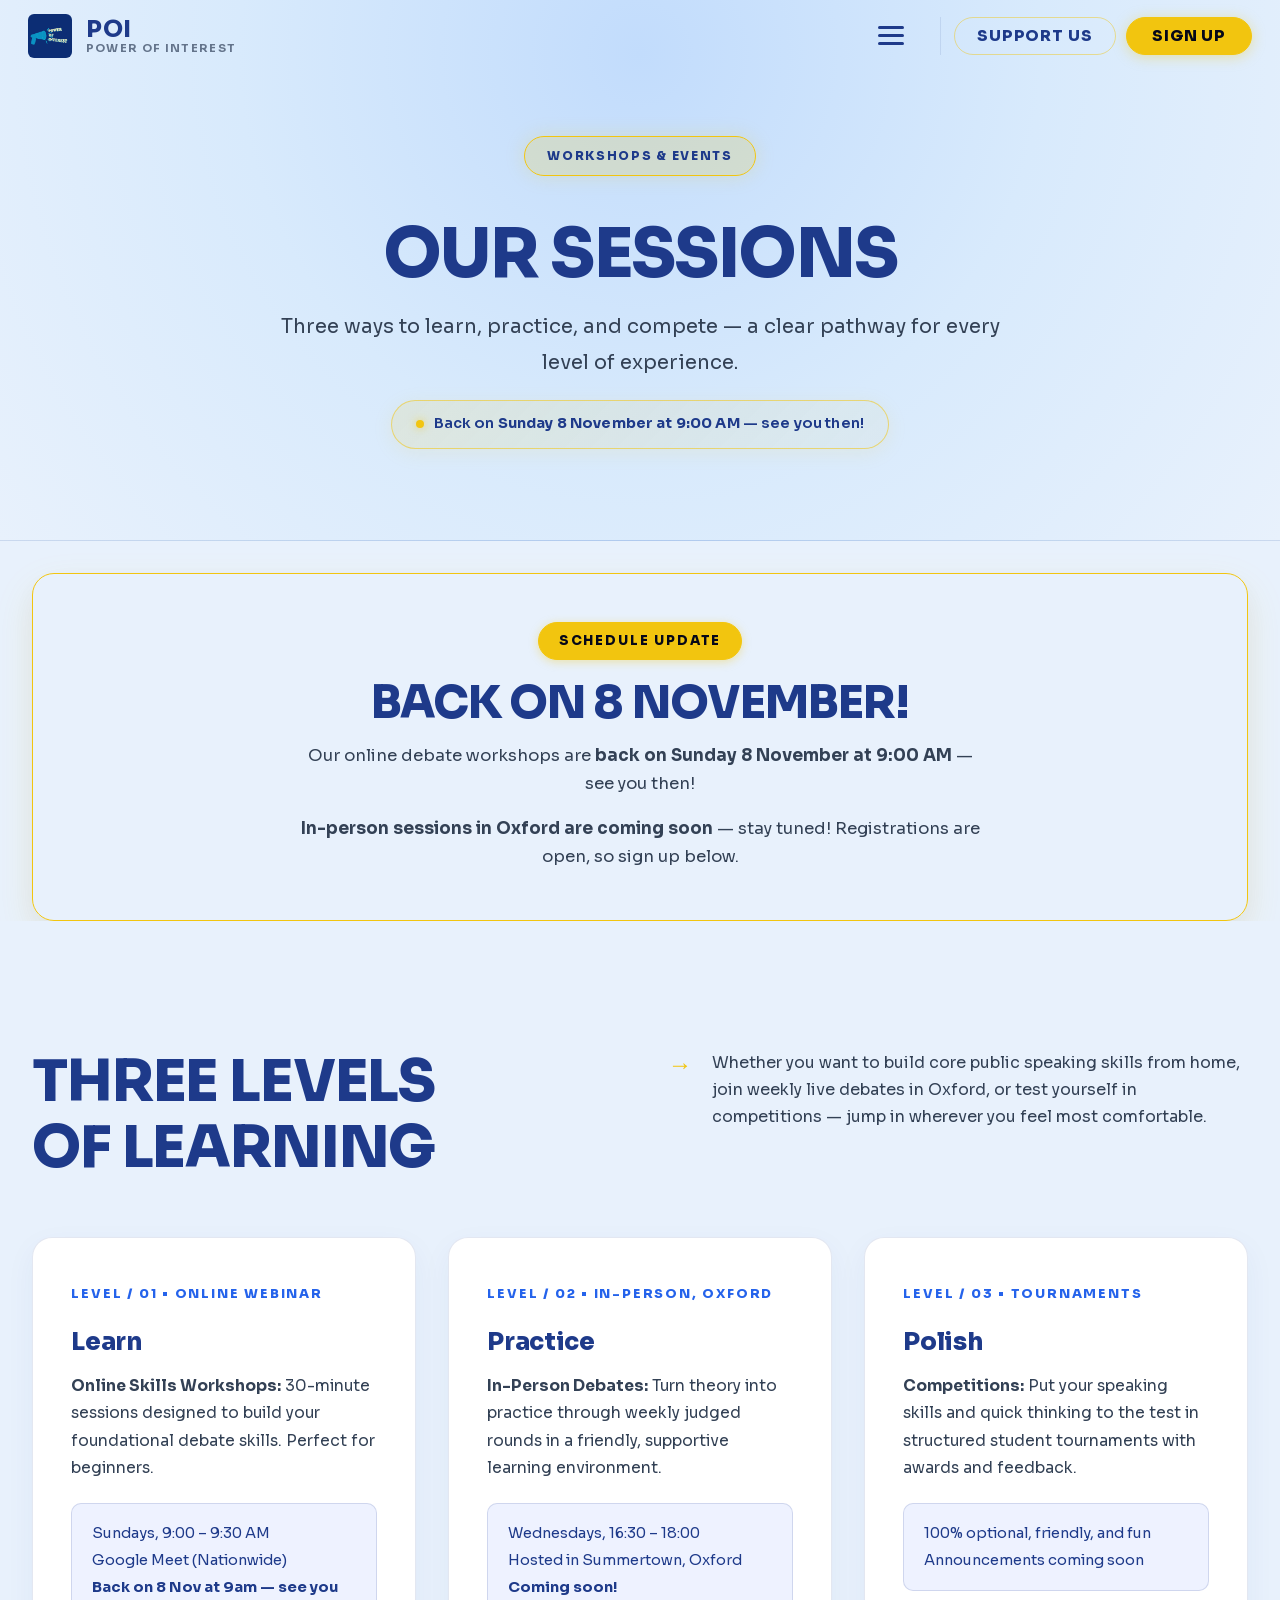
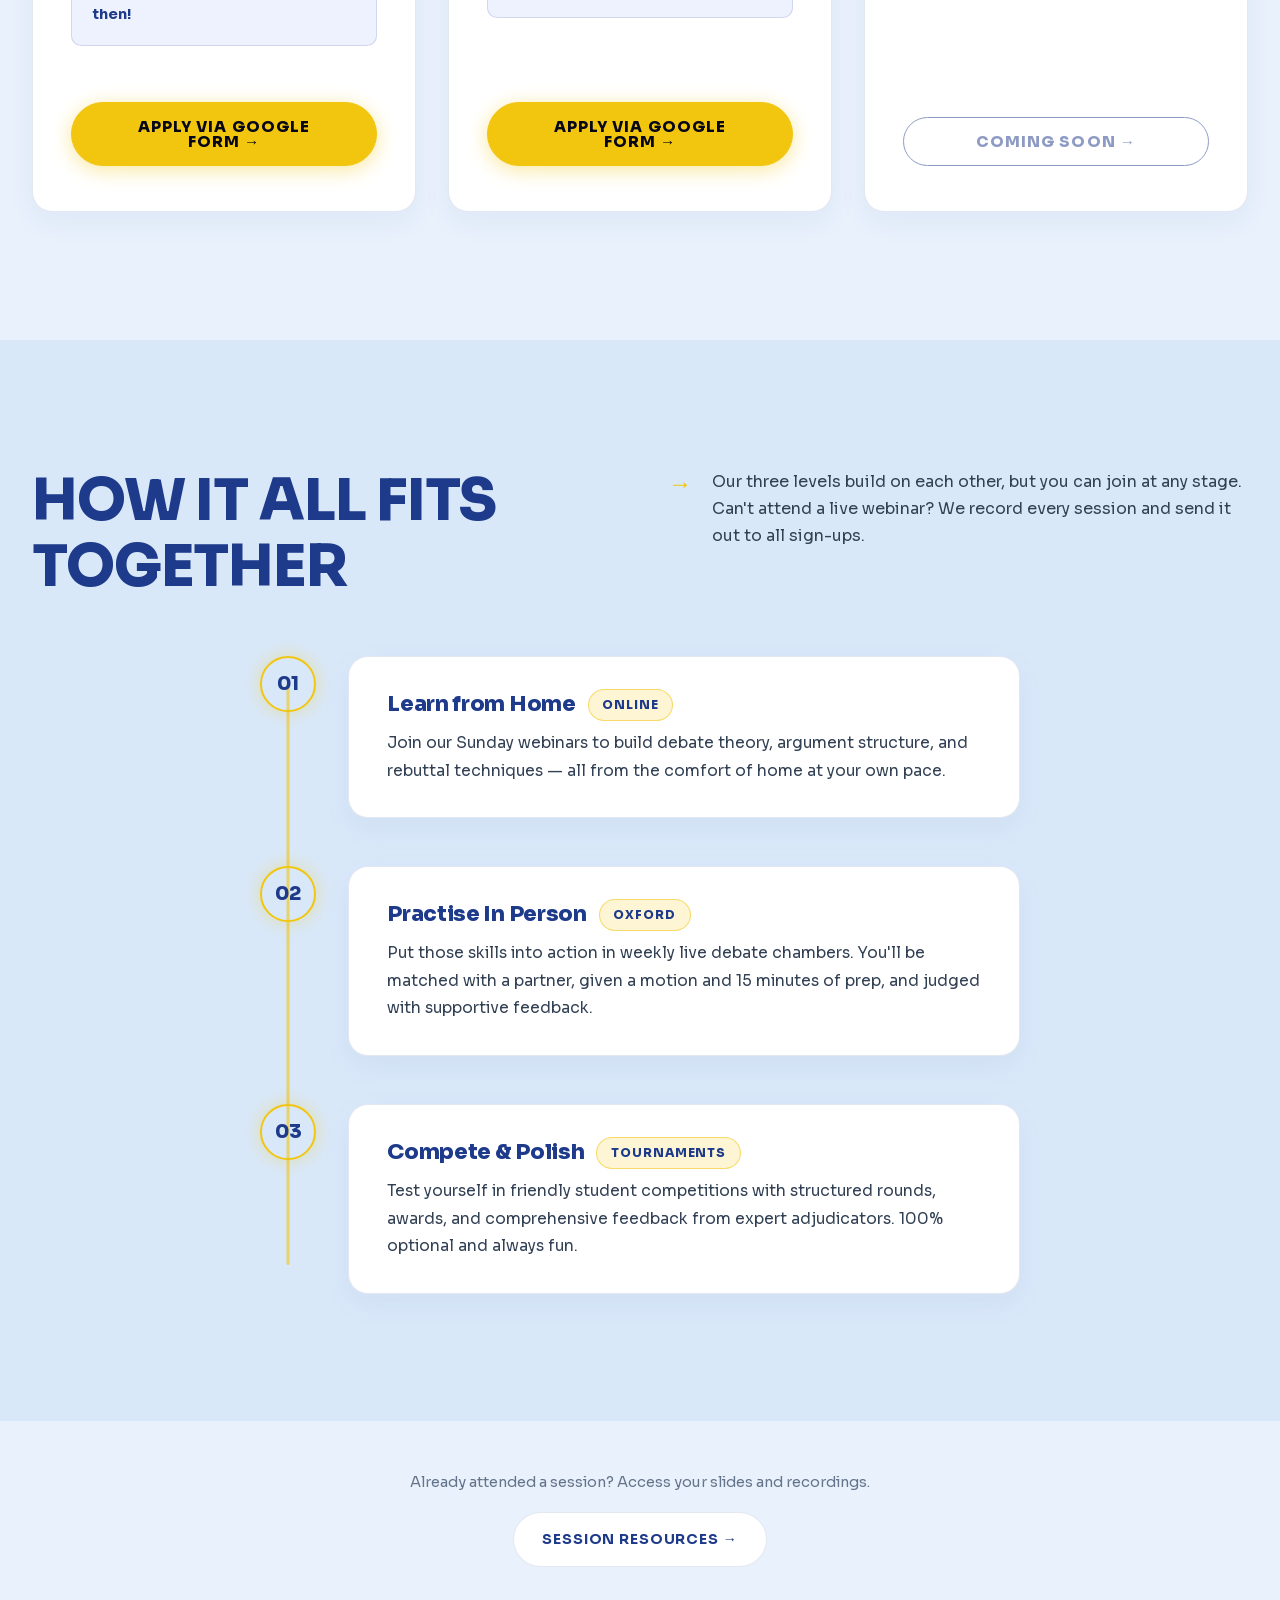
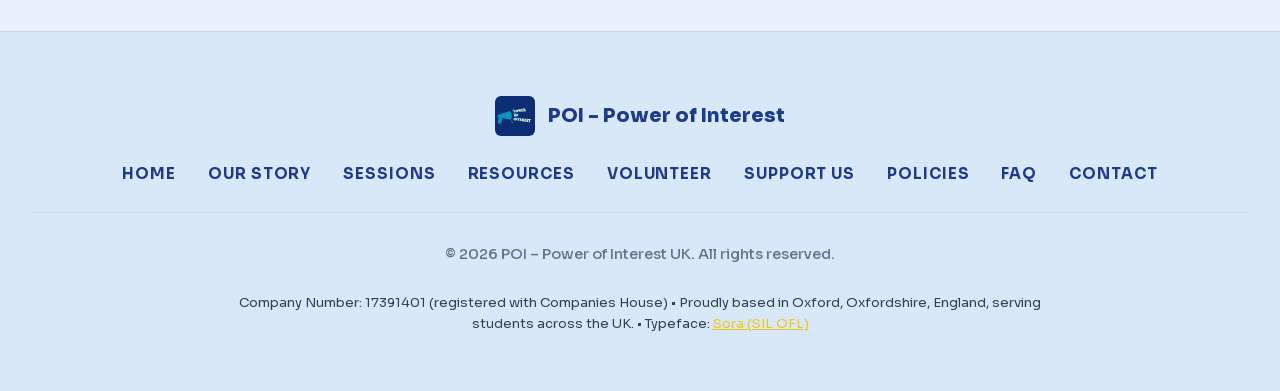
<file: sessions.html>
<!DOCTYPE html>
<html lang="en">
<head>
  <meta charset="UTF-8" />
  <meta name="viewport" content="width=device-width, initial-scale=1.0" />
  <title>Free Debate Sessions &amp; Workshops | POI – Power of Interest UK</title>
  <meta name="description" content="Join free debate workshops and British Parliamentary sessions with POI. Online Sunday webinars for beginners and weekly in-person debates hosted in Summertown, Oxford for secondary school students." />
  <meta name="keywords" content="free debate sessions UK, debate workshops Oxford, British Parliamentary debate for students, online debate webinar, in-person debate Oxford, debate classes for teenagers, free public speaking classes, POI sessions, learn debate free, debate club Oxford" />
  <!-- Open Graph -->
  <meta property="og:type" content="website" />
  <meta property="og:site_name" content="POI – Power of Interest UK" />
  <meta property="og:title" content="Free Debate Sessions &amp; Workshops | POI UK" />
  <meta property="og:description" content="Join free online debate workshops and weekly in-person British Parliamentary sessions in Oxford. Open to all secondary school students – no experience needed." />
  <meta property="og:url" content="https://poi.org.uk/sessions.html" />
  <meta property="og:image" content="https://poi.org.uk/logo.jpg" />
  <meta property="og:locale" content="en_GB" />
  <!-- Twitter Card -->
  <meta name="twitter:card" content="summary" />
  <meta name="twitter:title" content="Free Debate Sessions &amp; Workshops | POI UK" />
  <meta name="twitter:description" content="Free online debate workshops and weekly in-person BP sessions in Oxford. No experience required." />
  <meta name="twitter:image" content="https://poi.org.uk/logo.jpg" />
  <!-- Geo-targeting -->
  <meta name="geo.region" content="GB-OXF" />
  <meta name="geo.placename" content="Oxford" />
  <link rel="preconnect" href="https://fonts.googleapis.com" />
  <link rel="preconnect" href="https://fonts.gstatic.com" crossorigin />
  <link href="https://fonts.googleapis.com/css2?family=Sora:wght@300;400;500;600;700;800;900&amp;display=swap" rel="stylesheet" />
  <link rel="stylesheet" href="styles.css?v=2.3" />
  <link rel="icon" href="logo.jpg" type="image/jpeg" />
  <link rel="canonical" href="https://poi.org.uk/sessions.html" />
  <!-- Structured Data: BreadcrumbList -->
  <script type="application/ld+json">
  {
    "@context": "https://schema.org",
    "@type": "BreadcrumbList",
    "itemListElement": [
      { "@type": "ListItem", "position": 1, "name": "Home", "item": "https://poi.org.uk/" },
      { "@type": "ListItem", "position": 2, "name": "Sessions", "item": "https://poi.org.uk/sessions.html" }
    ]
  }
  </script>
  <!-- Structured Data: Events -->
  <script type="application/ld+json">
  [
    {
      "@context": "https://schema.org",
      "@type": "Event",
      "name": "POI Online Debate Skills Workshop",
      "description": "Free 30-minute online debate skills webinar for secondary school students. Perfect for beginners learning British Parliamentary debate.",
      "startDate": "2026-09-20T09:00:00+01:00",
      "endDate": "2026-09-20T09:30:00+01:00",
      "eventAttendanceMode": "https://schema.org/OnlineEventAttendanceMode",
      "eventStatus": "https://schema.org/EventScheduled",
      "location": {
        "@type": "VirtualLocation",
        "url": "https://poi.org.uk/sessions.html"
      },
      "organizer": {
        "@type": "Organization",
        "name": "POI – Power of Interest UK",
        "url": "https://poi.org.uk"
      },
      "isAccessibleForFree": true,
      "audience": {
        "@type": "EducationalAudience",
        "educationalRole": "student"
      }
    },
    {
      "@context": "https://schema.org",
      "@type": "Event",
      "name": "POI Weekly In-Person Debate Chamber – Oxford",
      "description": "Free weekly British Parliamentary debate sessions for secondary school students hosted in Summertown, Oxford. Judged rounds with supportive feedback.",
      "startDate": "2026-10-01T16:30:00+01:00",
      "endDate": "2026-10-01T18:00:00+01:00",
      "eventAttendanceMode": "https://schema.org/OfflineEventAttendanceMode",
      "eventStatus": "https://schema.org/EventScheduled",
      "location": {
        "@type": "Place",
        "name": "Summertown, Oxford",
        "address": {
          "@type": "PostalAddress",
          "addressLocality": "Summertown, Oxford",
          "addressCountry": "GB"
        }
      },
      "organizer": {
        "@type": "Organization",
        "name": "POI – Power of Interest UK",
        "url": "https://poi.org.uk"
      },
      "isAccessibleForFree": true,
      "audience": {
        "@type": "EducationalAudience",
        "educationalRole": "student"
      }
    }
  ]
  </script>
</head>
<body>

  <!-- ===== HEADER ===== -->
  <header class="site-header">
<div class="header-inner">
      <a href="index.html" class="header-brand">
        <img src="logo.jpg" alt="POI Logo" class="header-logo" />
        <div class="header-brand-text">
          <span class="brand-title">POI</span>
          <span class="brand-sub">Power of Interest</span>
        </div>
      </a>
      <nav class="nav" role="navigation" aria-label="Main navigation">

        <div class="nav-actions">
          <a href="https://www.zeffy.com/en-GB/donation-form/your-words-your-way" target="_blank" rel="noopener noreferrer" class="nav-btn-donate">Support Us</a>
          <a href="sessions.html" class="nav-cta">Sign Up</a>
        </div>
      </nav>
      <button class="hamburger" id="hamburger" aria-label="Toggle menu" aria-expanded="false">
        <span></span><span></span><span></span>
      </button>
    </div>
    <nav class="mobile-nav" id="mobile-nav" aria-label="Mobile navigation">
      <a href="index.html">Home</a>
      <a href="about.html">Our Story</a>
      <a href="sessions.html" class="active">Sessions</a>
      <a href="resources.html">Resources</a>
      <a href="volunteering.html">Volunteer</a>
      <a href="faq.html">FAQ</a>
      <a href="policies.html">Policies</a>
      <a href="contact.html">Contact</a>
      <div class="mobile-nav-actions">
        <a href="https://www.zeffy.com/en-GB/donation-form/your-words-your-way" target="_blank" rel="noopener noreferrer" class="btn btn-outline-yellow">Support Us &rarr;</a>
        <a href="sessions.html" class="btn btn-primary">Sign Up &rarr;</a>
      </div>
    </nav>
  </header>

  <!-- ===== PAGE HEADER ===== -->
  <section class="page-header">
    <div class="container reveal">
      <span class="hero-tag">Workshops &amp; Events</span>
      <h1>Our Sessions</h1>
      <p>Three ways to learn, practice, and compete &mdash; a clear pathway for every level of experience.</p>
      <!-- ===== ANNOUNCEMENT CALLOUT ===== -->
      <div class="hero-announcement">
        <span class="announcement-dot"></span>
        <span>Back on <strong>Sunday 8 November at 9:00 AM</strong> &mdash; see you then!</span>
      </div>
    </div>
  </section>

  <!-- ===== SCHEDULE UPDATE BANNER ===== -->
  <section class="section" style="padding-bottom: 0; padding-top: 2rem;">
    <div class="container">
      <div class="reveal" style="background: var(--launch-banner-bg); border: 1.5px solid var(--yellow); border-radius: 22px; padding: 3rem 2rem; text-align: center; box-shadow: 0 16px 40px rgba(242, 197, 15, 0.12), var(--card-shadow);">
        <span style="display: inline-block; background: var(--yellow); border: 1px solid var(--yellow); color: #060818; padding: 0.4rem 1.25rem; border-radius: 50px; font-weight: 800; font-size: 0.82rem; text-transform: uppercase; letter-spacing: 0.14em; margin-bottom: 1.1rem; box-shadow: 0 2px 10px rgba(242, 197, 15, 0.35);">Schedule Update</span>
        <h2 style="margin-bottom: 0.75rem; font-size: clamp(1.8rem, 4vw, 2.8rem); color: var(--heading-color); font-weight: 900; text-transform: uppercase;">Back on 8 November!</h2>
        <p style="color: var(--text-slate); max-width: 680px; margin: 0 auto; font-size: 1.05rem; line-height: 1.7;">
          Our online debate workshops are <strong>back on Sunday 8 November at 9:00 AM</strong> &mdash; see you then!
        </p>
        <p style="color: var(--text-slate); max-width: 680px; margin: 1rem auto 0; font-size: 1.05rem; line-height: 1.7;">
          <strong>In-person sessions in Oxford are coming soon</strong> &mdash; stay tuned! Registrations are open, so sign up below.
        </p>
      </div>
    </div>
  </section>

  <!-- ===== THREE LEVELS ===== -->
  <section class="section">
    <div class="container">
      <div class="section-header-split reveal">
        <h2>Three Levels of Learning</h2>
        <div class="section-header-desc">
          <span class="arrow">&rarr;</span>
          <p>
            Whether you want to build core public speaking skills from home, join weekly live debates in Oxford, or test yourself in competitions &mdash; jump in wherever you feel most comfortable.
          </p>
        </div>
      </div>

      <div class="services-grid">
        <!-- Level 1: Learn -->
        <div class="service-card reveal reveal-delay-1">
          <div class="service-card-top">
            <span class="service-num">LEVEL / 01 &bull; ONLINE WEBINAR</span>
            <h3>Learn</h3>
            <p>
              <strong>Online Skills Workshops:</strong> 30-minute sessions designed to build your foundational debate skills. Perfect for beginners.
            </p>
            <div style="background: var(--info-box-bg); padding: 1rem 1.25rem; border-radius: 10px; border: 1px solid var(--info-box-border); font-size: 0.92rem; color: var(--info-box-text); line-height: 1.85; margin-top: 1.25rem;">
              Sundays, 9:00 &ndash; 9:30 AM<br>
              Google Meet (Nationwide)<br>
              <strong>Back on 8 Nov at 9am &mdash; see you then!</strong>
            </div>
          </div>
          <a href="https://docs.google.com/forms/d/e/1FAIpQLSfbnTofT5rCoszg3Ss6L62FXiu2O5CAVo17pNzqVoErUJhwug/viewform?usp=header" target="_blank" rel="noopener noreferrer" class="btn btn-primary" style="width: 100%; text-align: center; margin-top: 1.5rem;">APPLY VIA GOOGLE FORM &rarr;</a>
        </div>

        <!-- Level 2: Practice -->
        <div class="service-card reveal reveal-delay-2">
          <div class="service-card-top">
            <span class="service-num">LEVEL / 02 &bull; IN-PERSON, OXFORD</span>
            <h3>Practice</h3>
            <p>
              <strong>In-Person Debates:</strong> Turn theory into practice through weekly judged rounds in a friendly, supportive learning environment.
            </p>
            <div style="background: var(--info-box-bg); padding: 1rem 1.25rem; border-radius: 10px; border: 1px solid var(--info-box-border); font-size: 0.92rem; color: var(--info-box-text); line-height: 1.85; margin-top: 1.25rem;">
              Wednesdays, 16:30 &ndash; 18:00<br>
              Hosted in Summertown, Oxford<br>
              <strong>Coming soon!</strong>
            </div>
          </div>
          <a href="https://docs.google.com/forms/d/e/1FAIpQLSfbnTofT5rCoszg3Ss6L62FXiu2O5CAVo17pNzqVoErUJhwug/viewform?usp=header" target="_blank" rel="noopener noreferrer" class="btn btn-primary" style="width: 100%; text-align: center; margin-top: 1.5rem;">APPLY VIA GOOGLE FORM &rarr;</a>
        </div>

        <!-- Level 3: Perfect -->
        <div class="service-card reveal reveal-delay-3">
          <div class="service-card-top">
            <span class="service-num">LEVEL / 03 &bull; TOURNAMENTS</span>
            <h3>Polish</h3>
            <p>
              <strong>Competitions:</strong> Put your speaking skills and quick thinking to the test in structured student tournaments with awards and feedback.
            </p>
            <div style="background: var(--info-box-bg); padding: 1rem 1.25rem; border-radius: 10px; border: 1px solid var(--info-box-border); font-size: 0.92rem; color: var(--info-box-text); line-height: 1.85; margin-top: 1.25rem;">
              100% optional, friendly, and fun<br>
              Announcements coming soon
            </div>
          </div>
          <button class="btn btn-outline" style="width: 100%; text-align: center; cursor: not-allowed; opacity: 0.5; pointer-events: none; margin-top: 1.5rem;" disabled>COMING SOON &rarr;</button>
        </div>
      </div>
    </div>
  </section>

  <!-- ===== YOUR PATHWAY ===== -->
  <section class="section section--alt">
    <div class="container">
      <div class="section-header-split reveal">
        <h2>How It All Fits Together</h2>
        <div class="section-header-desc">
          <span class="arrow">&rarr;</span>
          <p>
            Our three levels build on each other, but you can join at any stage. Can't attend a live webinar? We record every session and send it out to all sign-ups.
          </p>
        </div>
      </div>

      <!-- Pathway Steps (Continuous Connecting Line 01 -> 02 -> 03) -->
      <div style="max-width: 760px; margin: 0 auto; position: relative;">
        <!-- Continuous unbroken connecting line -->
        <div style="position: absolute; left: 28px; top: 28px; bottom: 28px; width: 3px; background: var(--yellow); opacity: 0.6; transform: translateX(-50%); border-radius: 3px; z-index: 0;"></div>

        <!-- Step 1 -->
        <div class="reveal reveal-delay-1" style="display: flex; gap: 2rem; align-items: flex-start; position: relative; padding-bottom: 3rem; z-index: 1;">
          <div style="width: 56px; height: 56px; border-radius: 50%; background: var(--step-circle-bg); border: 2.5px solid var(--yellow); display: flex; align-items: center; justify-content: center; font-weight: 900; font-size: 1.2rem; color: var(--heading-color); flex-shrink: 0; box-shadow: 0 0 18px rgba(242, 197, 15, 0.35);">01</div>
          <div style="background: var(--bg-card); border: 1.5px solid var(--card-border); border-radius: 20px; padding: 2rem 2.4rem; flex: 1; box-shadow: var(--card-shadow);">
            <div style="display: flex; align-items: center; gap: 0.75rem; margin-bottom: 0.6rem; flex-wrap: wrap;">
              <h3 style="margin: 0; font-size: 1.35rem; color: var(--heading-color); font-weight: 800;">Learn from Home</h3>
              <span style="background: var(--yellow-bg); color: var(--heading-color); border: 1px solid var(--yellow-border); padding: 0.25rem 0.85rem; border-radius: 50px; font-size: 0.75rem; font-weight: 800; text-transform: uppercase; letter-spacing: 0.08em;">Online</span>
            </div>
            <p style="margin: 0; color: var(--text-slate); line-height: 1.75; font-size: 0.98rem;">Join our Sunday webinars to build debate theory, argument structure, and rebuttal techniques &mdash; all from the comfort of home at your own pace.</p>
          </div>
        </div>

        <!-- Step 2 -->
        <div class="reveal reveal-delay-2" style="display: flex; gap: 2rem; align-items: flex-start; position: relative; padding-bottom: 3rem; z-index: 1;">
          <div style="width: 56px; height: 56px; border-radius: 50%; background: var(--step-circle-bg); border: 2.5px solid var(--yellow); display: flex; align-items: center; justify-content: center; font-weight: 900; font-size: 1.2rem; color: var(--heading-color); flex-shrink: 0; box-shadow: 0 0 18px rgba(242, 197, 15, 0.35);">02</div>
          <div style="background: var(--bg-card); border: 1.5px solid var(--card-border); border-radius: 20px; padding: 2rem 2.4rem; flex: 1; box-shadow: var(--card-shadow);">
            <div style="display: flex; align-items: center; gap: 0.75rem; margin-bottom: 0.6rem; flex-wrap: wrap;">
              <h3 style="margin: 0; font-size: 1.35rem; color: var(--heading-color); font-weight: 800;">Practise In Person</h3>
              <span style="background: var(--yellow-bg); color: var(--heading-color); border: 1px solid var(--yellow-border); padding: 0.25rem 0.85rem; border-radius: 50px; font-size: 0.75rem; font-weight: 800; text-transform: uppercase; letter-spacing: 0.08em;">Oxford</span>
            </div>
            <p style="margin: 0; color: var(--text-slate); line-height: 1.75; font-size: 0.98rem;">Put those skills into action in weekly live debate chambers. You'll be matched with a partner, given a motion and 15 minutes of prep, and judged with supportive feedback.</p>
          </div>
        </div>

        <!-- Step 3 -->
        <div class="reveal reveal-delay-3" style="display: flex; gap: 2rem; align-items: flex-start; position: relative; z-index: 1;">
          <div style="width: 56px; height: 56px; border-radius: 50%; background: var(--step-circle-bg); border: 2.5px solid var(--yellow); display: flex; align-items: center; justify-content: center; font-weight: 900; font-size: 1.2rem; color: var(--heading-color); flex-shrink: 0; box-shadow: 0 0 18px rgba(242, 197, 15, 0.35);">03</div>
          <div style="background: var(--bg-card); border: 1.5px solid var(--card-border); border-radius: 20px; padding: 2rem 2.4rem; flex: 1; box-shadow: var(--card-shadow);">
            <div style="display: flex; align-items: center; gap: 0.75rem; margin-bottom: 0.6rem; flex-wrap: wrap;">
              <h3 style="margin: 0; font-size: 1.35rem; color: var(--heading-color); font-weight: 800;">Compete &amp; Polish</h3>
              <span style="background: var(--yellow-bg); color: var(--heading-color); border: 1px solid var(--yellow-border); padding: 0.25rem 0.85rem; border-radius: 50px; font-size: 0.75rem; font-weight: 800; text-transform: uppercase; letter-spacing: 0.08em;">Tournaments</span>
            </div>
            <p style="margin: 0; color: var(--text-slate); line-height: 1.75; font-size: 0.98rem;">Test yourself in friendly student competitions with structured rounds, awards, and comprehensive feedback from expert adjudicators. 100% optional and always fun.</p>
          </div>
      </div>
    </div>
  </section>

  <!-- ===== SESSION RESOURCES CALLOUT ===== -->
  <section class="section" style="padding: 3rem 0 4rem;">
    <div class="container" style="text-align: center;">
      <div class="reveal">
        <p style="color: var(--text-muted); font-size: 0.92rem; margin-bottom: 1rem;">Already attended a session? Access your slides and recordings.</p>
        <a href="resources.html" class="session-resources-link">
          Session Resources &rarr;
        </a>
      </div>
    </div>
  </section>

  <!-- ===== FOOTER ===== -->

  <footer class="site-footer">
    <div class="container">
      <div class="footer-inner" style="border-top: none; padding-top: 0;">
        <div class="footer-brand-row">
          <img src="logo.jpg" alt="POI Logo" class="footer-logo" />
          <span class="footer-brand-name">POI &ndash; Power of Interest</span>
        </div>
        <nav class="footer-links" aria-label="Footer navigation">
          <a href="index.html">Home</a>
          <a href="about.html">Our Story</a>
          <a href="sessions.html">Sessions</a>
          <a href="resources.html">Resources</a>
          <a href="volunteering.html">Volunteer</a>
          <a href="https://www.zeffy.com/en-GB/donation-form/your-words-your-way" target="_blank" rel="noopener noreferrer">Support Us</a>
          <a href="policies.html">Policies</a>
          <a href="faq.html">FAQ</a>
          <a href="contact.html">Contact</a>
        </nav>
        <p class="footer-copyright">&copy; 2026 POI &ndash; Power of Interest UK. All rights reserved.</p>
        <p class="footer-meta">Company Number: 17391401 (registered with Companies House) &bull; Proudly based in Oxford, Oxfordshire, England, serving students across the UK. &bull; Typeface: <a href="fonts/LICENSE-Sora.txt" target="_blank" style="color: inherit; text-decoration: underline;">Sora (SIL OFL)</a></p>
      </div>
    </div>
  </footer>

  <script src="main.js"></script>
</body>
</html>
</file>
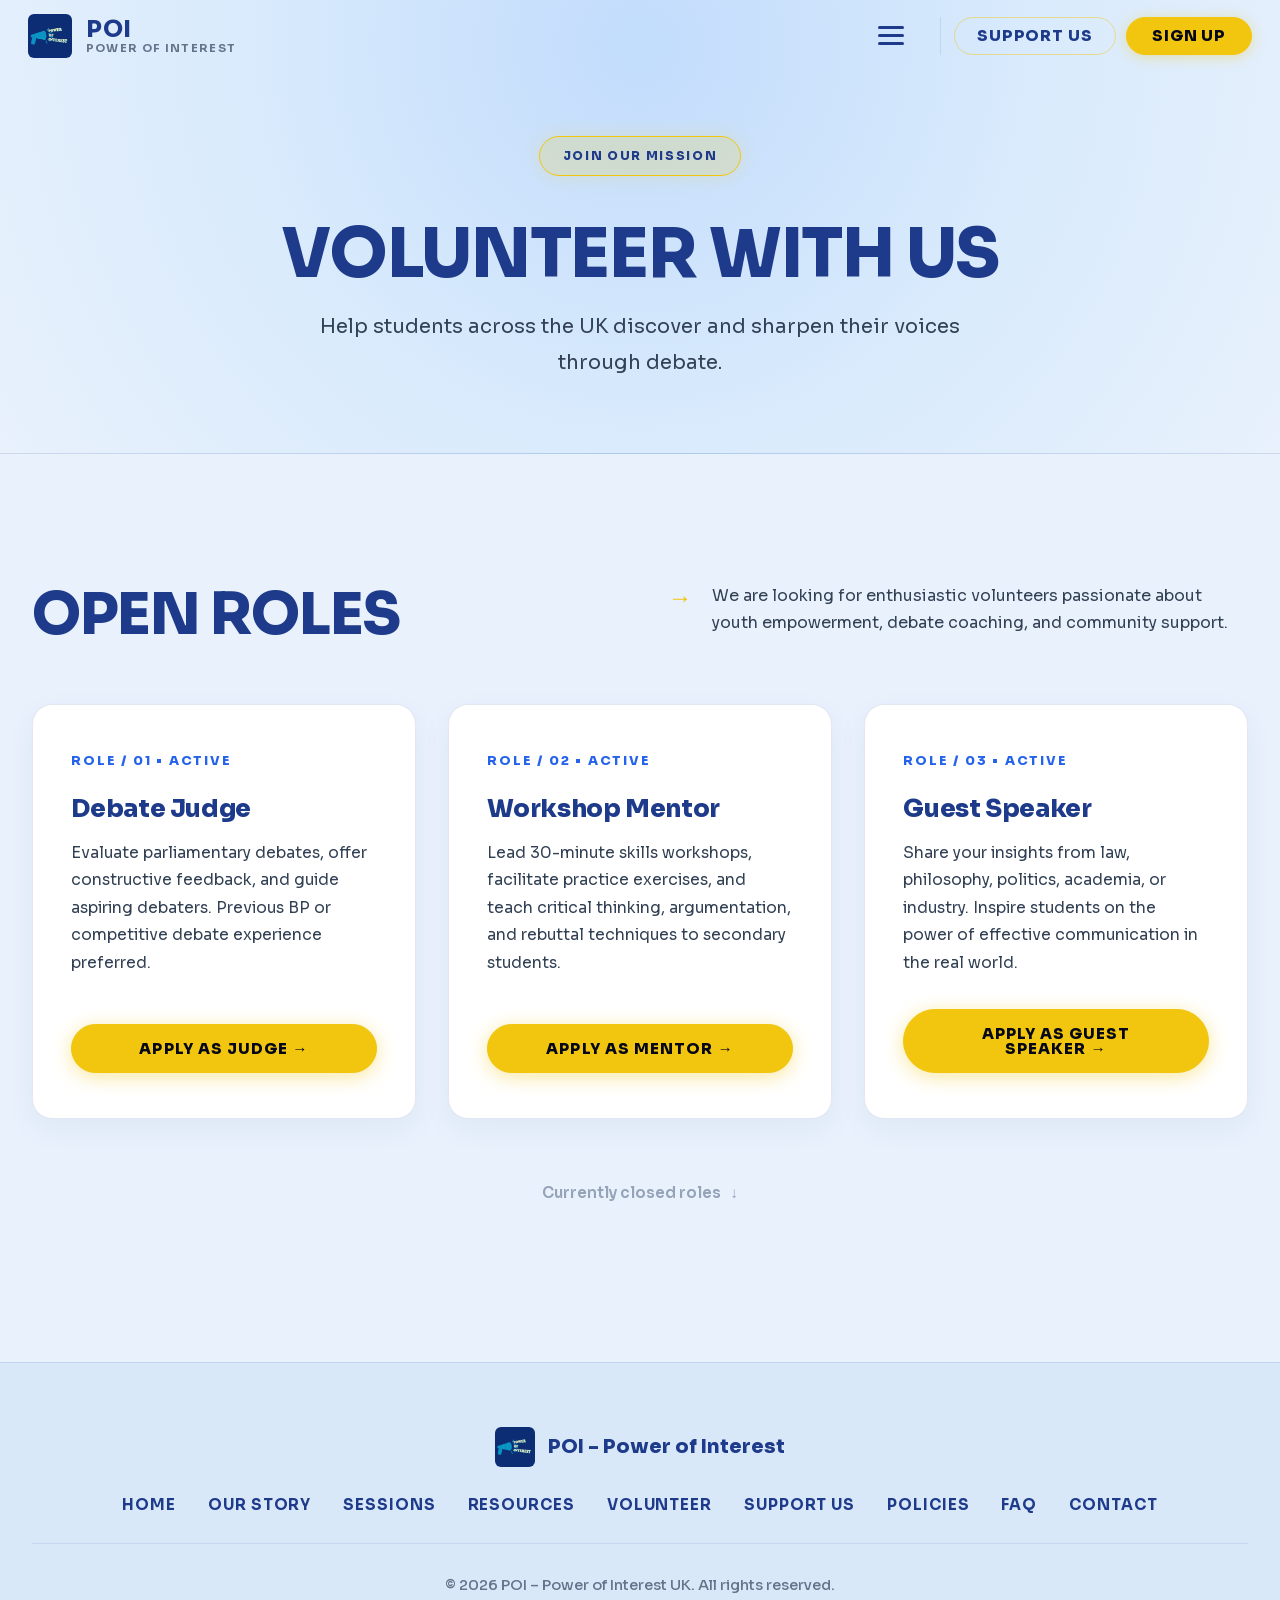
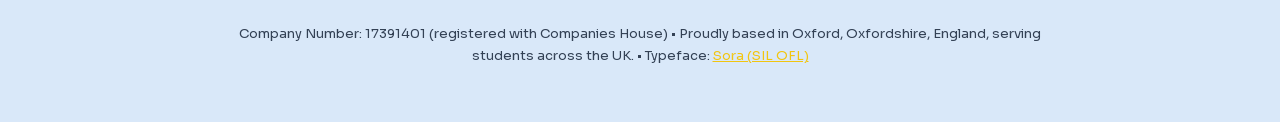
<file: volunteering.html>
<!DOCTYPE html>
<html lang="en">
<head>
  <meta charset="UTF-8" />
  <meta name="viewport" content="width=device-width, initial-scale=1.0" />
  <title>Volunteer With Us | POI – Power of Interest UK | Debate Judge &amp; Mentor Roles</title>
  <meta name="description" content="Volunteer with POI (Power of Interest) UK. Apply to be a debate judge, workshop mentor, or guest speaker. Help empower secondary school students through free debate and public speaking in Oxford and across the UK." />
  <meta name="keywords" content="volunteer debate UK, debate judge volunteer, workshop mentor debate, guest speaker debate, volunteer with young people Oxford, debate volunteering opportunity, POI volunteer, youth empowerment volunteer UK" />
  <!-- Open Graph -->
  <meta property="og:type" content="website" />
  <meta property="og:site_name" content="POI – Power of Interest UK" />
  <meta property="og:title" content="Volunteer With Us | POI – Power of Interest UK" />
  <meta property="og:description" content="Apply to volunteer as a debate judge, workshop mentor, or guest speaker. Help empower young people through free debate training." />
  <meta property="og:url" content="https://poi.org.uk/volunteering.html" />
  <meta property="og:image" content="https://poi.org.uk/logo.jpg" />
  <meta property="og:locale" content="en_GB" />
  <!-- Twitter Card -->
  <meta name="twitter:card" content="summary" />
  <meta name="twitter:title" content="Volunteer | POI – Power of Interest UK" />
  <meta name="twitter:description" content="Apply to volunteer as a debate judge, mentor, or guest speaker with POI UK." />
  <meta name="twitter:image" content="https://poi.org.uk/logo.jpg" />
  <!-- Geo-targeting -->
  <meta name="geo.region" content="GB-OXF" />
  <meta name="geo.placename" content="Oxford" />
  <link rel="preconnect" href="https://fonts.googleapis.com" />
  <link rel="preconnect" href="https://fonts.gstatic.com" crossorigin />
  <link href="https://fonts.googleapis.com/css2?family=Sora:wght@300;400;500;600;700;800;900&amp;display=swap" rel="stylesheet" />
  <link rel="stylesheet" href="styles.css?v=2.3" />
  <link rel="icon" href="logo.jpg" type="image/jpeg" />
  <link rel="canonical" href="https://poi.org.uk/volunteering.html" />
  <!-- Structured Data: BreadcrumbList -->
  <script type="application/ld+json">
  {
    "@context": "https://schema.org",
    "@type": "BreadcrumbList",
    "itemListElement": [
      { "@type": "ListItem", "position": 1, "name": "Home", "item": "https://poi.org.uk/" },
      { "@type": "ListItem", "position": 2, "name": "Volunteer", "item": "https://poi.org.uk/volunteering.html" }
    ]
  }
  </script>
</head>
<body>

  <!-- ===== HEADER ===== -->
  <header class="site-header">
<div class="header-inner">
      <a href="index.html" class="header-brand">
        <img src="logo.jpg" alt="POI Logo" class="header-logo" />
        <div class="header-brand-text">
          <span class="brand-title">POI</span>
          <span class="brand-sub">Power of Interest</span>
        </div>
      </a>
      <nav class="nav" role="navigation" aria-label="Main navigation">

        <div class="nav-actions">
          <a href="https://www.zeffy.com/en-GB/donation-form/your-words-your-way" target="_blank" rel="noopener noreferrer" class="nav-btn-donate">Support Us</a>
          <a href="sessions.html" class="nav-cta">Sign Up</a>
        </div>
      </nav>
      <button class="hamburger" id="hamburger" aria-label="Toggle menu" aria-expanded="false">
        <span></span><span></span><span></span>
      </button>
    </div>
    <nav class="mobile-nav" id="mobile-nav" aria-label="Mobile navigation">
      <a href="index.html">Home</a>
      <a href="about.html">Our Story</a>
      <a href="sessions.html">Sessions</a>
      <a href="resources.html">Resources</a>
      <a href="volunteering.html" class="active">Volunteer</a>
      <a href="faq.html">FAQ</a>
      <a href="policies.html">Policies</a>
      <a href="contact.html">Contact</a>
      <div class="mobile-nav-actions">
        <a href="https://www.zeffy.com/en-GB/donation-form/your-words-your-way" target="_blank" rel="noopener noreferrer" class="btn btn-outline-yellow">Support Us &rarr;</a>
        <a href="sessions.html" class="btn btn-primary">Sign Up &rarr;</a>
      </div>
    </nav>
  </header>

  <!-- ===== PAGE HEADER ===== -->
  <section class="page-header">
    <div class="container reveal">
      <span class="hero-tag">Join Our Mission</span>
      <h1>Volunteer With Us</h1>
      <p>Help students across the UK discover and sharpen their voices through debate.</p>
    </div>
  </section>

  <!-- ===== VOLUNTEER ROLES ===== -->
  <section class="section">
    <div class="container">
      <div class="section-header-split reveal">
        <h2>Open Roles</h2>
        <div class="section-header-desc">
          <span class="arrow">&rarr;</span>
          <p>
            We are looking for enthusiastic volunteers passionate about youth empowerment, debate coaching, and community support.
          </p>
        </div>
      </div>

      <div class="services-grid">
        <!-- Role 1: Judge -->
        <div class="service-card reveal reveal-delay-1">
          <div class="service-card-top">
            <span class="service-num">ROLE / 01 &bull; ACTIVE</span>
            <h3>Debate Judge</h3>
            <p>
              Evaluate parliamentary debates, offer constructive feedback, and guide aspiring debaters. Previous BP or competitive debate experience preferred.
            </p>
          </div>
          <a href="https://forms.gle/StdUCLbzCbaD52zS6" target="_blank" rel="noopener noreferrer" class="btn btn-primary" style="width: 100%; text-align: center;">APPLY AS JUDGE &rarr;</a>
        </div>

        <!-- Role 2: Workshop Mentor -->
        <div class="service-card reveal reveal-delay-2">
          <div class="service-card-top">
            <span class="service-num">ROLE / 02 &bull; ACTIVE</span>
            <h3>Workshop Mentor</h3>
            <p>
              Lead 30-minute skills workshops, facilitate practice exercises, and teach critical thinking, argumentation, and rebuttal techniques to secondary students.
            </p>
          </div>
          <a href="https://forms.gle/StdUCLbzCbaD52zS6" target="_blank" rel="noopener noreferrer" class="btn btn-primary" style="width: 100%; text-align: center;">APPLY AS MENTOR &rarr;</a>
        </div>

        <!-- Role 3: Guest Speaker -->
        <div class="service-card reveal reveal-delay-3">
          <div class="service-card-top">
            <span class="service-num">ROLE / 03 &bull; ACTIVE</span>
            <h3>Guest Speaker</h3>
            <p>
              Share your insights from law, philosophy, politics, academia, or industry. Inspire students on the power of effective communication in the real world.
            </p>
          </div>
          <a href="https://forms.gle/StdUCLbzCbaD52zS6" target="_blank" rel="noopener noreferrer" class="btn btn-primary" style="width: 100%; text-align: center;">APPLY AS GUEST SPEAKER &rarr;</a>
        </div>
      </div>

      <!-- Closed Roles Toggle & Reveal Section -->
      <div style="text-align: center; margin-top: 3.5rem;">
        <button id="closed-roles-toggle" type="button" style="background: none; border: none; font-family: 'Sora', sans-serif; font-size: 0.95rem; font-weight: 600; color: #94A3B8; cursor: pointer; display: inline-flex; align-items: center; gap: 0.6rem; transition: var(--transition); padding: 0.5rem 1rem; border-radius: 50px;">
          <span>Currently closed roles</span>
          <span id="closed-roles-arrow" style="transition: transform 0.3s ease; display: inline-block;">&darr;</span>
        </button>
      </div>

      <div id="closed-roles-container" style="max-height: 0; overflow: hidden; opacity: 0; transition: max-height 0.4s ease, opacity 0.4s ease; margin-top: 1.5rem;">
        <div style="max-width: 780px; margin: 0 auto;">
          <div class="service-card" style="padding: 3rem 2.6rem; border-radius: 20px;">
            <div class="service-card-top" style="margin-bottom: 1.5rem;">
              <div style="display: flex; justify-content: space-between; align-items: center; margin-bottom: 1.25rem; flex-wrap: wrap; gap: 0.75rem;">
                <span class="service-num" style="color: var(--text-muted); margin-bottom: 0;">ROLE / 04 &bull; CLOSED</span>
                <span style="background: var(--hairline); border: 1px solid var(--card-border); color: var(--text-muted); padding: 0.4rem 1rem; border-radius: 50px; font-size: 0.75rem; font-weight: 800; text-transform: uppercase; letter-spacing: 0.1em;">APPLICATIONS CLOSED</span>
              </div>
              <h3 style="margin-bottom: 1rem; font-size: 1.8rem; color: var(--heading-color); font-weight: 800;">Director</h3>
              <p style="margin-bottom: 1.5rem; color: var(--text-slate); line-height: 1.75;">
                Directors provide strategic leadership and oversight of the organisation. They help set direction, make key decisions, and ensure the organisation is effective and sustainable, while ensuring full regulatory and legal compliance.
              </p>
              <div style="background: var(--info-box-bg); border: 1px solid var(--info-box-border); border-radius: 10px; padding: 1.35rem 1.6rem; font-size: 0.95rem; color: var(--info-box-text); line-height: 1.8; margin-bottom: 1.5rem;">
                Applications are currently closed for the Director role. However, you are welcome to get in touch to register your interest for future recruitment cycles.<br><br>
                <a href="https://drive.google.com/file/d/1jzvh8B14PqwvpajgWYYsYq8L9ns6tnkt/view?usp=sharing" target="_blank" rel="noopener noreferrer" style="color: var(--blue-mid); text-decoration: underline; font-weight: 700;">Read Full Role Description (Google Drive) &rarr;</a>
              </div>
            </div>
            <a href="contact.html" class="btn btn-outline" style="align-self: flex-start;">REGISTER FUTURE INTEREST &rarr;</a>
          </div>
        </div>
      </div>
    </div>
  </section>

  <!-- ===== FOOTER ===== -->
  <footer class="site-footer">
    <div class="container">
      <div class="footer-inner" style="border-top: none; padding-top: 0;">
        <div class="footer-brand-row">
          <img src="logo.jpg" alt="POI Logo" class="footer-logo" />
          <span class="footer-brand-name">POI &ndash; Power of Interest</span>
        </div>
        <nav class="footer-links" aria-label="Footer navigation">
          <a href="index.html">Home</a>
          <a href="about.html">Our Story</a>
          <a href="sessions.html">Sessions</a>
          <a href="resources.html">Resources</a>
          <a href="volunteering.html">Volunteer</a>
          <a href="https://www.zeffy.com/en-GB/donation-form/your-words-your-way" target="_blank" rel="noopener noreferrer">Support Us</a>
          <a href="policies.html">Policies</a>
          <a href="faq.html">FAQ</a>
          <a href="contact.html">Contact</a>
        </nav>
        <p class="footer-copyright">&copy; 2026 POI &ndash; Power of Interest UK. All rights reserved.</p>
        <p class="footer-meta">Company Number: 17391401 (registered with Companies House) &bull; Proudly based in Oxford, Oxfordshire, England, serving students across the UK. &bull; Typeface: <a href="fonts/LICENSE-Sora.txt" target="_blank" style="color: inherit; text-decoration: underline;">Sora (SIL OFL)</a></p>
      </div>
    </div>
  </footer>

  <script src="main.js"></script>
</body>
</html>
</file>
<file: styles.css>
/* =====================================================
   POI – Power of Interest UK | Global Stylesheet
   Design System: Inspired by The Digital Panda (Modern, Sleek, Fluid Dark Experience)
   ===================================================== */

@import url('https://fonts.googleapis.com/css2?family=Sora:wght@300;400;500;600;700;800;900&display=swap');

/* Local Sora Font Face */
@font-face {
  font-family: 'Sora';
  src: url('fonts/Sora-Variable.woff2') format('woff2'),
       url('fonts/Sora-Variable.woff') format('woff'),
       url('fonts/Sora-Variable.ttf') format('truetype');
  font-weight: 100 900;
  font-style: normal;
  font-display: swap;
}

@font-face {
  font-family: 'Sora';
  src: url('fonts/Sora-VariableItalic.woff2') format('woff2'),
       url('fonts/Sora-VariableItalic.woff') format('woff'),
       url('fonts/Sora-VariableItalic.ttf') format('truetype');
  font-weight: 100 900;
  font-style: italic;
  font-display: swap;
}

/* ====================================================
   CSS VARIABLES & DESIGN TOKENS (Light & Dark Theme Engine)
   ==================================================== */
:root {
  /* LIGHT MODE (Default) */
  --bg-page:              #E8F1FC;
  --bg-spotlight:         #D0E3FA;
  --bg-card:              #FFFFFF;
  --bg-card-hover:        #F4F9FF;
  --section-alt:          #D9E8F9;
  --section-grey:         #CFE2F8;
  --header-bg-scrolled:   rgba(232, 241, 252, 0.95);
  --header-border:        rgba(30, 58, 138, 0.12);
  --footer-bg:            #D9E8F9;
  --footer-border:        rgba(30, 58, 138, 0.12);

  /* Brand Accent Colors */
  --yellow:               #F2C50F;
  --yellow-light:         #FDE047;
  --yellow-bg:            rgba(242, 197, 15, 0.18);
  --yellow-border:        rgba(242, 197, 15, 0.55);

  --blue-dark:            #1E3A8A;
  --blue-deep:            #172554;
  --blue:                 #1E40AF;
  --blue-mid:             #2563EB;
  --blue-light:           #3B82F6;
  --blue-bg:              rgba(30, 58, 138, 0.08);
  --blue-border:          rgba(30, 58, 138, 0.22);

  --cyan:                 #2563EB;
  --cyan-light:           #3B82F6;
  --cyan-bg:              rgba(37, 99, 235, 0.08);
  --cyan-border:          rgba(37, 99, 235, 0.25);

  --navy:                 #1E3A8A;
  --cream:                #EEF2FF;

  /* Typography Colors */
  --heading-color:        #1E3A8A;
  --text-white:           #1E3A8A;
  --text-slate:           #334155;
  --text-muted:           #64748B;
  --text-light:           #0F172A;

  /* Surfaces & Components */
  --card-border:          rgba(30, 58, 138, 0.12);
  --card-shadow:          0 10px 30px rgba(30, 58, 138, 0.05);
  --card-light-bg:        #D8EAFD;
  --card-light-border:    rgba(30, 58, 138, 0.15);
  --input-bg:             #FFFFFF;
  --input-border:         rgba(30, 58, 138, 0.18);
  --input-text:           #1E293B;
  --accordion-content-bg: #F0F6FE;
  --info-box-bg:          #EEF2FF;
  --info-box-border:      rgba(30, 58, 138, 0.15);
  --info-box-text:        #1E3A8A;
  --hero-grad-start:      #C2DCFC;
  --hero-grad-mid:        #D8EAFC;

  /* Hairline Borders & Shadows */
  --hairline:             rgba(30, 58, 138, 0.1);
  --hairline-hover:       rgba(242, 197, 15, 0.45);
  --shadow-sm:            0 4px 14px rgba(30, 58, 138, 0.05);
  --shadow:               0 10px 35px rgba(30, 58, 138, 0.07);
  --shadow-lg:            0 20px 50px rgba(30, 58, 138, 0.1);

  --radius-xs:            6px;
  --radius-sm:            10px;
  --radius:               16px;
  --radius-lg:            24px;
  --radius-full:          50px;

  --ease-fluid:           cubic-bezier(0.16, 1, 0.3, 1);
  --transition:           0.3s cubic-bezier(0.16, 1, 0.3, 1);
  --transition-slow:      0.6s cubic-bezier(0.16, 1, 0.3, 1);
  --max-w:                1280px;
}

/* AUTOMATIC OS DARK MODE */
@media (prefers-color-scheme: dark) {
  :root:not([data-theme="light"]) {
    --bg-page:              #060818;
    --bg-spotlight:         #0E1438;
    --bg-card:              #0D1230;
    --bg-card-hover:        #131942;
    --section-alt:          #080C22;
    --section-grey:         #0A0F2C;
    --header-bg-scrolled:   rgba(6, 8, 24, 0.92);
    --header-border:        rgba(255, 255, 255, 0.08);
    --footer-bg:            #040612;
    --footer-border:        rgba(255, 255, 255, 0.08);

    --yellow:               #F2C50F;
    --yellow-light:         #FDE047;
    --yellow-bg:            rgba(242, 197, 15, 0.15);
    --yellow-border:        rgba(242, 197, 15, 0.45);

    --blue-dark:            #93C5FD;
    --blue-deep:            #BFDBFE;
    --blue:                 #60A5FA;
    --blue-mid:             #38BDF8;
    --blue-light:           #93C5FD;
    --blue-bg:              rgba(96, 165, 250, 0.12);
    --blue-border:          rgba(96, 165, 250, 0.25);

    --cyan:                 #38BDF8;
    --cyan-light:           #7DD3FC;
    --cyan-bg:              rgba(56, 189, 248, 0.12);
    --cyan-border:          rgba(56, 189, 248, 0.3);

    --navy:                 #0A0D24;
    --cream:                #0D1230;

    --heading-color:        #FFFFFF;
    --text-white:           #FFFFFF;
    --text-slate:           #CBD5E1;
    --text-muted:           #94A3B8;
    --text-light:           #FFFFFF;

    --card-border:          rgba(255, 255, 255, 0.09);
    --card-shadow:          0 10px 35px rgba(0, 0, 0, 0.4);
    --card-light-bg:        #0D1230;
    --card-light-border:    rgba(242, 197, 15, 0.25);
    --input-bg:             #0A0E26;
    --input-border:         rgba(255, 255, 255, 0.15);
    --input-text:           #FFFFFF;
    --accordion-content-bg: #0A0E26;
    --info-box-bg:          #0A0E26;
    --info-box-border:      rgba(255, 255, 255, 0.1);
    --info-box-text:        #93C5FD;
    --hero-grad-start:      #0C133E;
    --hero-grad-mid:        #080C26;

    --hairline:             rgba(255, 255, 255, 0.08);
    --hairline-hover:       rgba(242, 197, 15, 0.45);
    --shadow-sm:            0 4px 14px rgba(0, 0, 0, 0.3);
    --shadow:               0 10px 35px rgba(0, 0, 0, 0.45);
    --shadow-lg:            0 20px 50px rgba(0, 0, 0, 0.6);
  }
}

/* EXPLICIT DATA-THEME ATTRIBUTES (For Manual Theme Toggle) */
[data-theme="dark"] {
  --bg-page:              #060818;
  --bg-spotlight:         #0E1438;
  --bg-card:              #0D1230;
  --bg-card-hover:        #131942;
  --section-alt:          #080C22;
  --section-grey:         #0A0F2C;
  --header-bg-scrolled:   rgba(6, 8, 24, 0.92);
  --header-border:        rgba(255, 255, 255, 0.08);
  --footer-bg:            #040612;
  --footer-border:        rgba(255, 255, 255, 0.08);

  --yellow:               #F2C50F;
  --yellow-light:         #FDE047;
  --yellow-bg:            rgba(242, 197, 15, 0.15);
  --yellow-border:        rgba(242, 197, 15, 0.45);

  --blue-dark:            #93C5FD;
  --blue-deep:            #BFDBFE;
  --blue:                 #60A5FA;
  --blue-mid:             #38BDF8;
  --blue-light:           #93C5FD;
  --blue-bg:              rgba(96, 165, 250, 0.12);
  --blue-border:          rgba(96, 165, 250, 0.25);

  --cyan:                 #38BDF8;
  --cyan-light:           #7DD3FC;
  --cyan-bg:              rgba(56, 189, 248, 0.12);
  --cyan-border:          rgba(56, 189, 248, 0.3);

  --navy:                 #0A0D24;
  --cream:                #0D1230;

  --heading-color:        #FFFFFF;
  --text-white:           #FFFFFF;
  --text-slate:           #CBD5E1;
  --text-muted:           #94A3B8;
  --text-light:           #FFFFFF;

  --card-border:          rgba(255, 255, 255, 0.09);
  --card-shadow:          0 10px 35px rgba(0, 0, 0, 0.4);
  --card-light-bg:        #0D1230;
  --card-light-border:    rgba(242, 197, 15, 0.25);
  --input-bg:             #0A0E26;
  --input-border:         rgba(255, 255, 255, 0.15);
  --input-text:           #FFFFFF;
  --accordion-content-bg: #0A0E26;
  --info-box-bg:          #0A0E26;
  --info-box-border:      rgba(255, 255, 255, 0.1);
  --info-box-text:        #93C5FD;
  --hero-grad-start:      #0C133E;
  --hero-grad-mid:        #080C26;

  --hairline:             rgba(255, 255, 255, 0.08);
  --hairline-hover:       rgba(242, 197, 15, 0.45);
  --shadow-sm:            0 4px 14px rgba(0, 0, 0, 0.3);
  --shadow:               0 10px 35px rgba(0, 0, 0, 0.45);
  --shadow-lg:            0 20px 50px rgba(0, 0, 0, 0.6);
}

/* ====================================================
   RESET & BASE STYLES
   ==================================================== */
*, *::before, *::after {
  box-sizing: border-box;
  margin: 0;
  padding: 0;
}

html {
  scroll-behavior: smooth;
  background-color: var(--bg-page);
  color-scheme: light dark;
}

body {
  font-family: 'Sora', sans-serif;
  color: var(--text-slate);
  background-color: var(--bg-page);
  font-size: 1.08rem;
  line-height: 1.8;
  -webkit-font-smoothing: antialiased;
  -moz-osx-font-smoothing: grayscale;
  overflow-x: hidden;
  selection-background-color: var(--yellow);
  transition: background-color 0.3s ease, color 0.3s ease;
}

::selection {
  background-color: var(--yellow);
  color: #060818;
}

img {
  max-width: 100%;
  height: auto;
  display: block;
}

a {
  color: inherit;
  text-decoration: none;
  transition: var(--transition);
}

ul, ol {
  list-style: none;
}

/* ====================================================
   TYPOGRAPHY (Larger, Bolder & Impactful)
   ==================================================== */
h1, h2, h3, h4, h5, h6 {
  font-family: 'Sora', sans-serif;
  color: var(--heading-color);
  line-height: 1.15;
  font-weight: 800;
  letter-spacing: -0.025em;
  transition: color 0.3s ease;
}

h1 { 
  font-size: clamp(3rem, 7.5vw, 5.5rem); 
  font-weight: 900; 
  text-transform: uppercase;
  letter-spacing: -0.03em;
}

h2 { 
  font-size: clamp(2.2rem, 4.5vw, 3.4rem); 
  font-weight: 900; 
  text-transform: uppercase;
  letter-spacing: -0.02em;
}

h3 { 
  font-size: clamp(1.45rem, 2.8vw, 2.1rem); 
  font-weight: 800; 
  letter-spacing: -0.015em;
}

h4 { 
  font-size: clamp(1.18rem, 2.2vw, 1.5rem); 
  font-weight: 700; 
}

p {
  font-size: 1.12rem;
  color: var(--text-slate);
  line-height: 1.85;
  transition: color 0.3s ease;
}

/* ====================================================
   LAYOUT & CONTAINERS (Spacious Spacing)
   ==================================================== */
.container {
  max-width: var(--max-w);
  margin: 0 auto;
  padding: 0 2rem;
  width: 100%;
}

.section {
  padding: 8rem 0;
  background-color: var(--bg-page);
  position: relative;
  transition: background-color 0.3s ease;
}

.section--alt {
  background-color: var(--section-alt);
}

.section--grey {
  background-color: var(--section-grey);
}

.section--dark {
  background-color: var(--bg-page);
  color: var(--text-light);
}

/* ====================================================
   BUTTONS (Digital Panda Pill Style - Larger & Punchy)
   ==================================================== */
.btn {
  display: inline-flex;
  align-items: center;
  justify-content: center;
  gap: 0.6rem;
  padding: 1rem 2.5rem;
  border-radius: var(--radius-full);
  font-family: 'Sora', sans-serif;
  font-weight: 800;
  font-size: 0.95rem;
  letter-spacing: 0.07em;
  text-transform: uppercase;
  cursor: pointer;
  transition: all 0.3s var(--ease-fluid);
  border: 1.5px solid transparent;
  text-align: center;
  line-height: 1;
}

.btn-primary {
  background: var(--yellow);
  color: #060818;
  border-color: var(--yellow);
  box-shadow: 0 4px 20px rgba(242, 197, 15, 0.4);
}

.btn-primary:hover {
  background: var(--yellow-light);
  border-color: var(--yellow-light);
  transform: translateY(-3px) scale(1.02);
  box-shadow: 0 10px 30px rgba(242, 197, 15, 0.55);
  color: #000000;
}

.btn-outline {
  background: transparent;
  border: 1.5px solid #1E3A8A;
  color: #1E3A8A;
}

.btn-outline:hover {
  background: #1E3A8A;
  border-color: #1E3A8A;
  color: #FFFFFF;
  transform: translateY(-3px) scale(1.02);
  box-shadow: 0 8px 24px rgba(30, 58, 138, 0.25);
}

.btn-cream {
  background: var(--yellow-bg);
  border: 1px solid var(--yellow-border);
  color: #1E3A8A;
}

.btn-link {
  display: inline-flex;
  align-items: center;
  gap: 0.45rem;
  color: #2563EB;
  font-weight: 800;
  font-size: 0.98rem;
  text-transform: uppercase;
  letter-spacing: 0.06em;
  transition: var(--transition);
}

.btn-link:hover {
  color: #1D4ED8;
  transform: translateX(5px);
}

.btn-disabled {
  opacity: 0.45;
  cursor: not-allowed !important;
  pointer-events: none;
}

/* ====================================================
   SCROLL REVEAL & SMOOTH SCROLL EFFECTS
   ==================================================== */
/* Top Reading Scroll Progress Bar */
.scroll-progress-bar {
  position: fixed;
  top: 0;
  left: 0;
  height: 3px;
  background: linear-gradient(90deg, #0B0BB5, #F2C50F, #FDE047);
  z-index: 10000;
  width: 0%;
  box-shadow: 0 0 12px rgba(242, 197, 15, 0.6);
  transition: width 0.1s ease-out;
  pointer-events: none;
}

/* Floating Back to Top Button */
.back-to-top {
  position: fixed;
  bottom: 2.2rem;
  right: 2.2rem;
  width: 48px;
  height: 48px;
  border-radius: 50%;
  background: #FFFFFF;
  border: 1.5px solid #0B0BB5;
  color: #0B0BB5;
  font-size: 1.25rem;
  font-weight: 700;
  display: flex;
  align-items: center;
  justify-content: center;
  cursor: pointer;
  opacity: 0;
  visibility: hidden;
  transform: translateY(18px) scale(0.9);
  transition: opacity 0.35s cubic-bezier(0.16, 1, 0.3, 1),
              transform 0.35s cubic-bezier(0.16, 1, 0.3, 1),
              background 0.25s ease,
              border-color 0.25s ease,
              box-shadow 0.25s ease;
  z-index: 990;
  box-shadow: 0 10px 30px rgba(11, 11, 181, 0.15);
}

.back-to-top.visible {
  opacity: 1;
  visibility: visible;
  transform: translateY(0) scale(1);
}

.back-to-top:hover {
  background: var(--yellow);
  color: #060818;
  border-color: var(--yellow);
  box-shadow: 0 0 24px rgba(242, 197, 15, 0.5);
  transform: translateY(-4px) scale(1.05);
}

.back-to-top:active {
  transform: translateY(-1px) scale(0.98);
}

.reveal {
  opacity: 0;
  transform: translateY(45px);
  transition: opacity 0.9s cubic-bezier(0.16, 1, 0.3, 1), transform 0.9s cubic-bezier(0.16, 1, 0.3, 1);
  will-change: opacity, transform;
}

.reveal.visible {
  opacity: 1 !important;
  transform: translateY(0) !important;
}

/* Staggered Grid Item Reveals */
.services-grid.visible .service-card:nth-child(1),
.join-section-grid.visible .join-card:nth-child(1) {
  transition-delay: 0.1s;
}

.services-grid.visible .service-card:nth-child(2),
.join-section-grid.visible .join-card:nth-child(2) {
  transition-delay: 0.22s;
}

.services-grid.visible .service-card:nth-child(3),
.join-section-grid.visible .join-card:nth-child(3) {
  transition-delay: 0.34s;
}

.reveal-delay-1 { transition-delay: 0.15s; }
.reveal-delay-2 { transition-delay: 0.3s; }
.reveal-delay-3 { transition-delay: 0.45s; }

/* ====================================================
   SITE HEADER & NAVIGATION (Seamless blend at top, glassmorphism on scroll)
   ==================================================== */
.site-header {
  position: fixed;
  top: 0;
  left: 0;
  right: 0;
  width: 100%;
  z-index: 1000;
  background: transparent;
  backdrop-filter: blur(0px);
  -webkit-backdrop-filter: blur(0px);
  border-bottom: 1px solid transparent;
  transition: background 0.35s ease, backdrop-filter 0.35s ease, border-color 0.35s ease, box-shadow 0.35s ease;
}

.site-header.scrolled {
  background: var(--header-bg-scrolled);
  backdrop-filter: blur(18px);
  -webkit-backdrop-filter: blur(18px);
  border-bottom: 1px solid var(--header-border);
  box-shadow: 0 4px 30px rgba(0, 0, 0, 0.08);
}

.header-inner {
  display: flex;
  align-items: center;
  justify-content: space-between;
  padding: 0.85rem 1.75rem;
  max-width: var(--max-w);
  margin: 0 auto;
  gap: 1.25rem;
}

.header-brand {
  display: flex;
  align-items: center;
  gap: 0.85rem;
  text-decoration: none;
  flex-shrink: 0;
}

.header-logo {
  width: 44px;
  height: 44px;
  object-fit: contain;
  border-radius: var(--radius-xs);
  transition: transform 0.3s ease;
}

.header-brand:hover .header-logo {
  transform: scale(1.05);
}

.header-brand-text {
  display: flex;
  flex-direction: column;
  line-height: 1.15;
}

.brand-title {
  font-family: 'Sora', sans-serif;
  font-weight: 900;
  font-size: 1.45rem;
  color: var(--heading-color);
  letter-spacing: 0.04em;
  transition: color 0.3s ease;
}

.brand-sub {
  font-size: 0.7rem;
  color: var(--text-muted);
  font-weight: 700;
  letter-spacing: 0.12em;
  text-transform: uppercase;
}

.nav {
  display: flex;
  align-items: center;
  gap: 0.25rem;
}

.nav a {
  padding: 0.5rem 0.75rem;
  font-weight: 700;
  font-size: 0.86rem;
  color: var(--heading-color);
  text-transform: uppercase;
  letter-spacing: 0.06em;
  transition: color 0.25s ease;
  white-space: nowrap;
  position: relative;
}

.nav a::after {
  content: '';
  position: absolute;
  bottom: 2px;
  left: 0.75rem;
  right: 0.75rem;
  height: 2px;
  background: var(--yellow);
  border-radius: 2px;
  transform: scaleX(0);
  transition: transform 0.3s var(--ease-fluid);
  transform-origin: center;
}

.nav a:hover {
  color: var(--blue-mid);
}

.nav a:hover::after {
  transform: scaleX(1);
}

.nav a.active {
  color: var(--heading-color);
}

.nav a.active::after {
  transform: scaleX(1);
}

/* Nav Dropdown Menu */
.nav-dropdown {
  position: relative;
  display: inline-flex;
  align-items: center;
}

/* Invisible bridge so moving cursor from button to menu doesn't close it */
.nav-dropdown::before {
  content: '';
  position: absolute;
  top: 100%;
  left: -10px;
  right: -10px;
  height: 16px;
}

.nav-dropdown-btn {
  display: inline-flex;
  align-items: center;
  gap: 0.35rem;
  background: none;
  border: 1.5px solid transparent;
  padding: 0.45rem 0.75rem;
  border-radius: 8px;
  color: var(--heading-color);
  cursor: pointer;
  font-family: 'Sora', sans-serif;
  font-weight: 700;
  font-size: 0.86rem;
  text-transform: uppercase;
  letter-spacing: 0.06em;
  transition: all 0.25s var(--ease-fluid);
  position: relative;
  line-height: 1;
}

.nav-dropdown-btn svg {
  display: block;
  transition: transform 0.25s var(--ease-fluid);
}

.nav-dropdown-btn:hover,
.nav-dropdown:hover .nav-dropdown-btn,
.nav-dropdown.open .nav-dropdown-btn {
  background: var(--hairline);
  color: var(--blue-mid);
  border-color: var(--card-border);
}

.nav-dropdown-btn:hover svg,
.nav-dropdown:hover .nav-dropdown-btn svg,
.nav-dropdown.open .nav-dropdown-btn svg {
  transform: translateY(2px);
}

.nav-dropdown-btn.active {
  color: var(--heading-color);
  border-color: var(--yellow-border);
  background: var(--yellow-bg);
}

.nav-dropdown-menu {
  position: absolute;
  top: calc(100% + 8px);
  left: 50%;
  transform: translateX(-50%) translateY(8px);
  min-width: 190px;
  background: var(--bg-card);
  border: 1.5px solid var(--card-border);
  border-radius: 16px;
  padding: 0.5rem;
  box-shadow: 0 16px 45px rgba(0, 0, 0, 0.22), 0 0 25px rgba(242, 197, 15, 0.08);
  backdrop-filter: blur(20px);
  -webkit-backdrop-filter: blur(20px);
  opacity: 0;
  visibility: hidden;
  pointer-events: none;
  transition: opacity 0.22s ease, transform 0.22s ease, visibility 0.22s ease;
  z-index: 1002;
  display: flex;
  flex-direction: column;
  gap: 0.2rem;
}

.nav-dropdown:hover .nav-dropdown-menu,
.nav-dropdown:focus-within .nav-dropdown-menu,
.nav-dropdown.open .nav-dropdown-menu {
  opacity: 1;
  visibility: visible;
  pointer-events: auto;
  transform: translateX(-50%) translateY(0);
}

.nav-dropdown-menu a {
  display: flex;
  align-items: center;
  justify-content: space-between;
  padding: 0.65rem 1rem;
  border-radius: 10px;
  font-family: 'Sora', sans-serif;
  font-size: 0.84rem;
  font-weight: 700;
  text-transform: uppercase;
  letter-spacing: 0.06em;
  color: var(--heading-color);
  transition: all 0.2s ease;
  white-space: nowrap;
}

.nav-dropdown-menu a::after {
  display: none !important;
}

.nav-dropdown-menu a:hover {
  background: var(--yellow-bg);
  color: var(--heading-color);
  padding-left: 1.2rem;
}

.nav-dropdown-menu a.active {
  background: var(--blue-bg);
  color: var(--blue-mid);
  font-weight: 800;
}

/* Nav Actions Container */
.nav-actions {
  display: flex;
  align-items: center;
  gap: 0.65rem;
  margin-left: 0.85rem;
  padding-left: 0.85rem;
  border-left: 1px solid var(--hairline);
}

.nav-btn-donate {
  display: inline-flex;
  align-items: center;
  justify-content: center;
  padding: 0.65rem 1.35rem !important;
  border-radius: var(--radius-full);
  font-family: 'Sora', sans-serif;
  font-weight: 800 !important;
  font-size: 0.96rem !important;
  letter-spacing: 0.06em !important;
  text-transform: uppercase;
  color: var(--heading-color) !important;
  background: transparent;
  border: 1.5px solid var(--hairline-hover);
  transition: all 0.25s ease;
  line-height: 1;
  text-decoration: none;
}

.nav-btn-donate::after {
  display: none !important;
}

.nav-btn-donate:hover {
  border-color: var(--yellow);
  color: var(--heading-color) !important;
  background: var(--yellow-bg);
  transform: translateY(-1px);
  box-shadow: 0 4px 14px rgba(242, 197, 15, 0.25);
}

.nav-btn-donate.active {
  background: var(--yellow-bg);
  border-color: var(--yellow);
  color: var(--heading-color) !important;
}

.nav .nav-cta {
  background: var(--yellow);
  color: #060818 !important;
  font-weight: 800 !important;
  font-size: 0.96rem !important;
  letter-spacing: 0.06em !important;
  border-radius: var(--radius-full);
  padding: 0.65rem 1.55rem !important;
  margin-left: 0;
  box-shadow: 0 2px 14px rgba(242, 197, 15, 0.35);
  border: 1.5px solid var(--yellow);
  line-height: 1;
  text-decoration: none;
}

.nav .nav-cta::after {
  display: none !important;
}

.nav .nav-cta:hover {
  background: var(--yellow-light);
  border-color: var(--yellow-light);
  color: #000000 !important;
  transform: translateY(-2px);
  box-shadow: 0 6px 20px rgba(242, 197, 15, 0.5);
}

/* Hamburger Menu */
.hamburger {
  display: flex;
  flex-direction: column;
  gap: 5px;
  cursor: pointer;
  background: none;
  border: none;
  padding: 0.5rem;
}

.hamburger span {
  display: block;
  width: 26px;
  height: 3px;
  background: var(--heading-color);
  border-radius: 3px;
  transition: var(--transition);
}

.hamburger.open span:nth-child(1) { transform: translateY(8px) rotate(45deg); }
.hamburger.open span:nth-child(2) { opacity: 0; }
.hamburger.open span:nth-child(3) { transform: translateY(-8px) rotate(-45deg); }

.mobile-nav {
  display: none;
  flex-direction: column;
  background: var(--bg-page);
  padding: 1.5rem 1.75rem 2rem;
  border-bottom: 1px solid var(--header-border);
}

.mobile-nav.open { display: flex; }

.mobile-nav a {
  padding: 0.9rem 0;
  border-bottom: 1px solid var(--hairline);
  color: var(--heading-color);
  font-weight: 700;
  font-size: 0.95rem;
  text-transform: uppercase;
  letter-spacing: 0.06em;
}

.mobile-nav a:last-child { border-bottom: none; }
.mobile-nav a:hover,
.mobile-nav a.active { color: var(--blue-mid); }

.mobile-nav-actions {
  display: flex;
  flex-direction: column;
  gap: 0.65rem;
  margin-top: 1.25rem;
  padding-top: 1.25rem;
  border-top: 1px solid var(--hairline);
}

.mobile-nav-actions .btn {
  width: 100%;
  text-align: center;
  justify-content: center;
}

/* ====================================================
   HERO SECTION (Full Viewport Height & Ambient Spotlight)
   ==================================================== */
.hero {
  position: relative;
  min-height: 100vh;
  display: flex;
  align-items: center;
  justify-content: center;
  background: radial-gradient(circle at 50% 25%, var(--hero-grad-start) 0%, var(--hero-grad-mid) 50%, var(--bg-page) 90%);
  padding: 8rem 1.75rem 4.5rem;
  text-align: center;
  overflow: hidden;
  box-sizing: border-box;
  transition: background 0.3s ease;
}

.hero-content {
  position: relative;
  z-index: 2;
  max-width: 960px;
  margin: 0 auto;
  display: flex;
  flex-direction: column;
  align-items: center;
}

.hero-tag {
  display: inline-block;
  background: var(--yellow-bg);
  border: 1.5px solid var(--yellow);
  color: var(--heading-color);
  font-family: 'Sora', sans-serif;
  font-size: 0.75rem;
  font-weight: 800;
  text-transform: uppercase;
  letter-spacing: 0.14em;
  padding: 0.5rem 1.4rem;
  border-radius: var(--radius-full);
  margin-bottom: 2.5rem;
  box-shadow: 0 0 20px rgba(242, 197, 15, 0.18);
}

.hero h1 {
  font-size: clamp(3.2rem, 8vw, 5.5rem);
  color: var(--heading-color);
  font-weight: 900;
  letter-spacing: -0.03em;
  text-transform: uppercase;
  margin-bottom: 1.75rem;
  line-height: 1.05;
}

.hero-subtitle {
  font-size: clamp(1.15rem, 2.5vw, 1.45rem);
  color: var(--text-slate);
  max-width: 780px;
  margin: 0 auto 3rem;
  line-height: 1.75;
  font-weight: 400;
}

.hero-cta-row {
  display: flex;
  align-items: center;
  justify-content: center;
  gap: 1.6rem;
  flex-wrap: wrap;
}

.hero-scroll-hint {
  position: absolute;
  bottom: 2.5rem;
  left: 3rem;
  color: var(--text-muted);
  font-size: 0.74rem;
  font-weight: 700;
  text-transform: uppercase;
  letter-spacing: 0.14em;
  display: flex;
  align-items: center;
  gap: 0.45rem;
  opacity: 0.7;
}

/* ====================================================
   PAGE HEADER (Inner Pages - Subtle Ambient Spotlight)
   ==================================================== */
.page-header {
  padding: 8.5rem 2rem 4.5rem;
  text-align: center;
  background: radial-gradient(circle at 50% 10%, var(--hero-grad-start) 0%, var(--hero-grad-mid) 50%, var(--bg-page) 100%);
  position: relative;
  border-bottom: 1px solid var(--header-border);
  transition: background 0.3s ease;
}

.page-header h1 {
  font-size: clamp(2.6rem, 5.5vw, 4.2rem);
  color: var(--heading-color);
  margin-bottom: 1rem;
  font-weight: 900;
  text-transform: uppercase;
  letter-spacing: -0.02em;
}

.page-header p {
  font-size: clamp(1.08rem, 2vw, 1.25rem);
  color: var(--text-slate);
  max-width: 720px;
  margin: 0 auto;
  line-height: 1.8;
}

/* ====================================================
   SECTION HEADERS (Split Digital Panda Pattern)
   ==================================================== */
.section-header-split {
  display: flex;
  justify-content: space-between;
  align-items: flex-start;
  gap: 3.5rem;
  margin-bottom: 3.5rem;
  flex-wrap: wrap;
}

.section-header-split h2 {
  font-size: clamp(2.4rem, 5vw, 3.6rem);
  color: var(--heading-color);
  font-weight: 900;
  letter-spacing: -0.02em;
  text-transform: uppercase;
  flex-shrink: 0;
  max-width: 480px;
}

.section-header-desc {
  display: flex;
  align-items: flex-start;
  gap: 1.25rem;
  max-width: 580px;
}

.section-header-desc .arrow {
  color: var(--yellow);
  font-size: 1.5rem;
  line-height: 1.4;
  font-weight: 800;
  flex-shrink: 0;
}

.section-header-desc p {
  font-size: 1rem;
  color: var(--text-slate);
  line-height: 1.7;
}

/* ====================================================
   SERVICES GRID & CARDS (Exact Screenshot Replication)
   ==================================================== */
.services-grid {
  display: grid;
  grid-template-columns: repeat(auto-fit, minmax(320px, 1fr));
  gap: 2rem;
  align-items: stretch;
}

.service-card {
  background: var(--bg-card);
  border: 1.5px solid var(--card-border);
  border-radius: 20px;
  padding: 2.8rem 2.4rem;
  box-shadow: var(--card-shadow);
  display: flex;
  flex-direction: column;
  justify-content: space-between;
  transition: all 0.3s var(--ease-fluid);
  position: relative;
}

.service-card:hover {
  border-color: var(--yellow);
  transform: translateY(-6px);
  box-shadow: 0 16px 45px rgba(0, 0, 0, 0.15), 0 0 20px rgba(242, 197, 15, 0.25);
}

.service-card-top {
  margin-bottom: 2rem;
}

.service-num {
  display: block;
  font-family: 'Sora', sans-serif;
  font-size: 0.8rem;
  font-weight: 800;
  color: var(--blue-mid);
  text-transform: uppercase;
  letter-spacing: 0.14em;
  margin-bottom: 1.25rem;
}

.service-card h3 {
  font-size: 1.55rem;
  font-weight: 800;
  color: var(--heading-color);
  margin-bottom: 1rem;
  line-height: 1.25;
}

.service-card p {
  color: var(--text-slate);
  font-size: 0.98rem;
  line-height: 1.75;
}

.btn-link {
  display: inline-flex;
  align-items: center;
  gap: 0.45rem;
  color: var(--blue-mid);
  font-weight: 800;
  font-size: 0.84rem;
  text-transform: uppercase;
  letter-spacing: 0.1em;
  transition: var(--transition);
}

.btn-link:hover {
  color: var(--blue-light);
  transform: translateX(4px);
}

/* ====================================================
   CARD LIGHT CONTAINER (Always Crisp White Highlight Card - Screenshot 4)
   ==================================================== */
.card-light-container {
  background: #FFFFFF !important;
  border-radius: 24px;
  padding: 4.5rem 3.8rem;
  box-shadow: 0 20px 60px rgba(0, 0, 0, 0.22), 0 0 35px rgba(255, 255, 255, 0.08);
  border: 1.5px solid rgba(255, 255, 255, 0.4);
  color: #1E3A8A !important;
}

.card-light-split {
  display: flex;
  flex-direction: column;
  gap: 2rem;
}

.card-light-split h2 {
  font-size: clamp(2.4rem, 5vw, 3.6rem);
  color: #1E3A8A !important;
  font-weight: 900;
  letter-spacing: -0.025em;
  text-transform: uppercase;
}

.card-light-content {
  max-width: 680px;
}

.card-light-content .quote-highlight {
  font-family: 'Sora', sans-serif;
  font-size: clamp(1.3rem, 2.5vw, 1.7rem);
  font-weight: 800;
  color: #1E3A8A !important;
  line-height: 1.45;
  margin-bottom: 0.85rem;
}

.card-light-content .quote-author {
  font-family: 'Sora', sans-serif;
  font-weight: 800 !important;
  color: #1E3A8A !important;
  font-size: 1.05rem !important;
  margin-top: 0;
  margin-bottom: 1.5rem;
  display: block;
}

.card-light-content p {
  color: #334155 !important;
  font-size: 1.02rem;
  line-height: 1.75;
}

.card-light-link {
  display: inline-flex;
  align-items: center;
  gap: 0.45rem;
  color: #2563EB !important;
  font-weight: 800;
  font-size: 0.85rem;
  text-transform: uppercase;
  letter-spacing: 0.08em;
  margin-top: 1.75rem;
  transition: var(--transition);
}

.card-light-link:hover {
  color: #1D4ED8 !important;
  transform: translateX(5px);
}

/* ====================================================
   JOIN SECTION & JOIN CARDS (Get Involved)
   ==================================================== */
.join-section-grid {
  display: grid;
  grid-template-columns: repeat(auto-fit, minmax(320px, 1fr));
  gap: 2rem;
  align-items: stretch;
}

.join-card {
  background: var(--bg-card);
  border: 1.5px solid var(--card-border);
  border-radius: 20px;
  padding: 3rem 2.5rem;
  box-shadow: var(--card-shadow);
  display: flex;
  flex-direction: column;
  justify-content: space-between;
  gap: 2rem;
  transition: all 0.3s var(--ease-fluid);
}

.join-card:hover {
  border-color: var(--yellow);
  transform: translateY(-6px);
  box-shadow: 0 16px 45px rgba(0, 0, 0, 0.15), 0 0 20px rgba(242, 197, 15, 0.25);
}

.join-card h3 {
  font-size: 1.65rem;
  color: var(--heading-color);
  margin-bottom: 0.85rem;
}

.join-card p {
  color: var(--text-slate);
  font-size: 1rem;
  line-height: 1.8;
}

/* ====================================================
   ACCORDION COMPONENT (FAQ & Policies)
   ==================================================== */
.accordion {
  display: flex;
  flex-direction: column;
  gap: 1.6rem;
}

.accordion-item {
  background: var(--bg-card);
  border: 1.5px solid var(--card-border);
  border-radius: 20px;
  overflow: hidden;
  box-shadow: var(--card-shadow);
  transition: all 0.3s var(--ease-fluid);
}

.accordion-item:hover {
  border-color: var(--yellow);
  transform: translateY(-2px);
}

.accordion-trigger {
  width: 100%;
  text-align: left;
  background: transparent;
  border: none;
  padding: 1.8rem 2.4rem;
  font-family: 'Sora', sans-serif;
  font-weight: 700;
  font-size: 1.18rem;
  color: var(--heading-color);
  cursor: pointer;
  display: flex;
  align-items: center;
  justify-content: space-between;
  gap: 1.5rem;
  transition: var(--transition);
}

.accordion-trigger:hover {
  color: var(--blue-mid);
}

.accordion-item.active .accordion-trigger {
  background: var(--hairline);
  color: var(--heading-color);
  border-bottom: 1px solid var(--card-border);
}

.accordion-icon {
  width: 24px;
  height: 24px;
  position: relative;
  flex-shrink: 0;
}

.accordion-icon::before,
.accordion-icon::after {
  content: '';
  position: absolute;
  background: var(--yellow);
  border-radius: 2px;
  transition: transform 0.3s ease;
}

.accordion-icon::before {
  top: 11px;
  left: 3px;
  width: 18px;
  height: 2.5px;
}

.accordion-icon::after {
  top: 3px;
  left: 11px;
  width: 2.5px;
  height: 18px;
}

.accordion-item.active .accordion-icon::after {
  transform: rotate(90deg);
  opacity: 0;
}

.accordion-content {
  max-height: 0;
  overflow: hidden;
  transition: max-height 0.35s var(--ease-fluid);
  background: var(--accordion-content-bg);
}

.accordion-body {
  padding: 2rem 2.4rem 2.5rem;
  color: var(--text-slate);
  font-size: 1.05rem;
  line-height: 1.85;
}

.accordion-body p {
  color: var(--text-slate);
  margin-bottom: 0.85rem;
}

.accordion-body p:last-child {
  margin-bottom: 0;
}

.policy-download-link {
  display: inline-flex;
  align-items: center;
  gap: 0.55rem;
  margin-top: 1.2rem;
  padding: 0.65rem 1.4rem;
  background: var(--blue);
  color: #fff !important;
  font-weight: 700;
  font-size: 0.85rem;
  text-transform: uppercase;
  letter-spacing: 0.06em;
  border-radius: 8px;
  transition: background 0.25s ease, transform 0.2s ease, box-shadow 0.25s ease;
  text-decoration: none;
  box-shadow: 0 2px 8px rgba(37, 99, 235, 0.25);
}

.policy-download-link:hover {
  background: #1D4ED8;
  transform: translateY(-2px);
  box-shadow: 0 6px 18px rgba(37, 99, 235, 0.35);
}

.policy-download-link svg {
  width: 16px;
  height: 16px;
  flex-shrink: 0;
}

/* ====================================================
   CONTACT PAGE STYLES (Exact Screenshot Replication)
   ==================================================== */
.contact-grid {
  display: grid;
  grid-template-columns: 1fr 1.35fr;
  gap: 2.5rem;
  align-items: start;
}

.contact-info-card,
.contact-form-card {
  background: var(--bg-card);
  border: 1.5px solid var(--card-border);
  border-radius: 24px;
  padding: 3.5rem 3rem;
  box-shadow: var(--card-shadow);
}

.contact-info-card h3,
.contact-form-card h3 {
  color: var(--heading-color);
}

.contact-detail {
  display: flex;
  align-items: flex-start;
  gap: 1.4rem;
  margin-bottom: 2.2rem;
}

.contact-detail-icon {
  width: 28px;
  height: 28px;
  color: var(--yellow);
  stroke: var(--yellow);
  flex-shrink: 0;
  margin-top: 0.2rem;
}

.contact-socials-row {
  display: flex;
  gap: 1rem;
}

.contact-social-btn {
  width: 48px;
  height: 48px;
  border-radius: 50%;
  background: var(--hairline);
  border: 1px solid var(--card-border);
  display: flex;
  align-items: center;
  justify-content: center;
  color: var(--heading-color);
  transition: var(--transition);
}

.contact-social-btn:hover {
  background: var(--yellow);
  color: #060818;
  border-color: var(--yellow);
  transform: translateY(-3px);
  box-shadow: 0 4px 14px rgba(242, 197, 15, 0.4);
}

/* Form Styles */
.form-grid {
  display: grid;
  grid-template-columns: 1fr 1fr;
  gap: 1.5rem;
}

.form-group {
  display: flex;
  flex-direction: column;
  gap: 0.45rem;
  margin-bottom: 1.25rem;
}

.form-group.full {
  grid-column: 1 / -1;
}

.form-label {
  font-size: 0.78rem;
  font-weight: 800;
  text-transform: uppercase;
  letter-spacing: 0.1em;
  color: var(--heading-color);
  margin-bottom: 0.4rem;
}

.form-input,
.form-select,
.form-textarea {
  padding: 1.05rem 1.25rem;
  border: 1.5px solid var(--input-border);
  border-radius: 10px;
  font-family: 'Sora', sans-serif;
  font-size: 0.98rem;
  color: var(--input-text);
  background: var(--input-bg);
  transition: var(--transition);
  width: 100%;
}

.form-input::placeholder,
.form-textarea::placeholder {
  color: var(--text-muted);
  opacity: 1;
}

.form-input:focus,
.form-select:focus,
.form-textarea:focus {
  outline: none;
  border-color: var(--yellow);
  box-shadow: 0 0 0 3.5px rgba(242, 197, 15, 0.25);
  background: var(--input-bg);
}

.form-select {
  appearance: none;
  background-image: url("data:image/svg+xml,%3Csvg xmlns='http://www.w3.org/2000/svg' width='16' height='16' viewBox='0 0 24 24' fill='none' stroke='%232563EB' stroke-width='2' stroke-linecap='round' stroke-linejoin='round'%3E%3Cpolyline points='6 9 12 15 18 9'%3E%3C/polyline%3E%3C/svg%3E");
  background-repeat: no-repeat;
  background-position: right 1.2rem center;
  background-size: 16px;
  cursor: pointer;
}

.form-select option {
  background-color: var(--input-bg);
  color: var(--input-text);
}

.form-textarea {
  resize: vertical;
  min-height: 150px;
}

/* ====================================================
   FOOTER & CONTACT US (Exact Screenshot Replication)
   ==================================================== */
.site-footer {
  background: var(--footer-bg);
  color: var(--text-slate);
  border-top: 1px solid var(--footer-border);
  padding: 4rem 0 3.5rem;
  transition: background 0.3s ease;
}

.footer-cta {
  background: transparent;
  border: none;
  padding: 6rem 1.5rem 6.5rem;
  text-align: center;
  margin-bottom: 2rem;
  box-shadow: none;
}

.footer-cta h2 {
  font-size: clamp(3rem, 7vw, 5rem);
  font-weight: 900;
  color: var(--heading-color);
  text-transform: uppercase;
  letter-spacing: -0.03em;
  margin-bottom: 1.5rem;
  line-height: 1.05;
}

.footer-cta p {
  max-width: 700px;
  margin: 0 auto 3rem;
  color: var(--text-slate);
  font-size: 1.15rem;
  line-height: 1.8;
}

.footer-cta-buttons {
  display: flex;
  justify-content: center;
  gap: 1.5rem;
  flex-wrap: wrap;
}

.btn-outline-yellow {
  background: var(--yellow-bg);
  border: 1.5px solid var(--yellow);
  color: var(--heading-color);
  backdrop-filter: blur(8px);
}

.btn-outline-yellow:hover {
  background: var(--yellow);
  color: #060818;
  transform: translateY(-3px) scale(1.02);
  box-shadow: 0 8px 24px rgba(242, 197, 15, 0.4);
}

.footer-inner {
  display: flex;
  flex-direction: column;
  align-items: center;
  gap: 1.5rem;
  text-align: center;
}

.footer-brand-row {
  display: flex;
  align-items: center;
  gap: 0.85rem;
}

.footer-logo {
  width: 40px;
  height: 40px;
  object-fit: contain;
  border-radius: var(--radius-xs);
}

.footer-brand-name {
  font-family: 'Sora', sans-serif;
  font-weight: 800;
  font-size: 1.2rem;
  color: var(--heading-color);
}

.footer-links {
  display: flex;
  align-items: center;
  gap: 2rem;
  flex-wrap: wrap;
  justify-content: center;
}

.footer-links a {
  color: var(--heading-color);
  font-size: 0.95rem;
  font-weight: 700;
  text-transform: uppercase;
  letter-spacing: 0.06em;
}

.footer-links a:hover {
  color: var(--blue-mid);
}

/* ====================================================
   THEME TOGGLE BUTTON (Light / Dark Mode Switcher)
   ==================================================== */
.theme-toggle-btn {
  display: inline-flex;
  align-items: center;
  justify-content: center;
  width: 36px;
  height: 36px;
  border-radius: 50%;
  background: var(--hairline);
  border: 1.5px solid var(--card-border);
  color: var(--heading-color);
  cursor: pointer;
  font-size: 1rem;
  transition: all 0.3s var(--ease-fluid);
  padding: 0;
  margin-left: 0.25rem;
  flex-shrink: 0;
}

.theme-toggle-btn:hover {
  background: var(--yellow);
  color: #060818;
  border-color: var(--yellow);
  transform: scale(1.08) rotate(15deg);
  box-shadow: 0 4px 15px rgba(242, 197, 15, 0.4);
}

.theme-toggle-mobile {
  display: flex;
  align-items: center;
  justify-content: space-between;
  padding: 0.9rem 0;
  color: var(--heading-color);
  font-weight: 700;
  font-size: 0.95rem;
  text-transform: uppercase;
  letter-spacing: 0.06em;
  border-bottom: 1px solid var(--hairline);
  cursor: pointer;
  background: none;
  border-left: none;
  border-right: none;
  border-top: none;
  width: 100%;
  text-align: left;
}

.footer-copyright {
  color: #64748B;
  font-size: 0.92rem;
  font-weight: 500;
  padding-top: 1.75rem;
  border-top: 1px solid var(--hairline);
  width: 100%;
}

.footer-meta {
  font-size: 0.82rem;
  color: var(--text-slate);
  max-width: 850px;
  line-height: 1.65;
}

.footer-meta a {
  color: var(--yellow) !important;
  text-decoration: underline;
}

.policy-font-license {
  margin-top: 1.5rem;
  padding-top: 1.25rem;
  border-top: 1px solid rgba(255, 255, 255, 0.08);
  font-size: 0.72rem;
  line-height: 1.6;
  color: #64748b;
  max-width: 900px;
}

.policy-font-license h4 {
  font-size: 0.75rem;
  font-weight: 700;
  text-transform: uppercase;
  letter-spacing: 0.05em;
  color: #94a3b8;
  margin-bottom: 0.4rem;
}

.policy-font-license p {
  margin-bottom: 0.4rem;
}

.policy-font-license a {
  color: #94a3b8 !important;
  text-decoration: underline;
}

/* ====================================================
   MOBILE & RESPONSIVE REFINEMENTS
   ==================================================== */
@media (max-width: 900px) {
  .contact-grid {
    grid-template-columns: 1fr;
    gap: 2.5rem;
  }

  .card-light-split,
  .section-header-split {
    flex-direction: column;
    gap: 1.5rem;
  }

  .section-header-split h2 {
    max-width: 100%;
  }

  .section-header-desc {
    max-width: 100%;
  }
}

@media (max-width: 960px) {
  /* Phone/tablet: keep Donate visible in the header; Sign Up stays in the menu */
  .nav { display: flex; margin-left: auto; }
  .nav-actions { margin-left: 0; padding-left: 0; border-left: none; }
  .nav-actions .nav-cta { display: none; }
  .mobile-nav-actions .btn-outline-yellow { display: none; }
  .header-inner { gap: 0.6rem; }
  .nav .nav-btn-donate { padding: 0.5rem 1rem !important; font-size: 0.85rem !important; }
}

@media (max-width: 400px) {
  .brand-sub { display: none; }
}

/* Desktop: menu opens as a dropdown panel under the three-line button */
@media (min-width: 961px) {
  /* Donate + Sign Up sit at the far right, after the menu button */
  .nav { order: 2; }
  .hamburger { order: 1; margin-left: auto; }
  .nav-actions { margin-left: 0.5rem; padding-left: 0.85rem; }
  .mobile-nav {
    position: absolute;
    top: 100%;
    right: 1.75rem;
    width: 300px;
    border: 1px solid var(--header-border);
    border-radius: var(--radius-xs);
    box-shadow: 0 12px 32px rgba(0, 0, 0, 0.18);
    z-index: 1002;
  }
  .mobile-nav-actions { display: none; }
}

@media (max-width: 768px) {
  
  .container { padding: 0 1.25rem; }
  .section { padding: 5rem 0; }
  
  .page-header { 
    padding: 8.5rem 1.25rem 3.5rem; 
  }
  
  .hero {
    padding: 9.25rem 1.25rem 4rem;
    min-height: 100vh;
  }

  .hero-tag {
    font-size: 0.72rem;
    padding: 0.4rem 1.1rem;
    margin-bottom: 1.5rem;
  }

  .hero-subtitle {
    font-size: 1.05rem;
    line-height: 1.65;
    margin-bottom: 2rem;
  }

  .hero-scroll-hint {
    display: none;
  }

  .services-grid,
  .join-section-grid {
    grid-template-columns: 1fr;
    gap: 1.5rem;
  }

  .service-card,
  .join-card {
    padding: 2.2rem 1.6rem;
    border-radius: 18px;
  }

  .card-light-container {
    padding: 2.4rem 1.6rem;
    border-radius: 18px;
  }

  .card-light-split {
    gap: 1.25rem;
  }

  .card-light-split h2 {
    font-size: clamp(1.8rem, 8vw, 2.4rem);
    margin-bottom: 0;
  }

  .card-light-content .quote-highlight {
    font-size: 1.18rem !important;
    line-height: 1.4 !important;
    margin-bottom: 0.3rem !important;
  }

  .card-light-content .quote-author {
    font-size: 0.92rem !important;
    margin-top: 0.25rem !important;
    margin-bottom: 1.1rem !important;
  }

  .contact-info-card,
  .contact-form-card {
    padding: 2.5rem 1.6rem;
    border-radius: 18px;
  }

  .form-grid { 
    grid-template-columns: 1fr; 
    gap: 1rem;
  }

  .accordion-trigger {
    padding: 1.25rem 1.4rem;
    font-size: 1.02rem;
  }

  .accordion-body {
    padding: 1.25rem 1.4rem 1.5rem;
  }

  .footer-cta {
    padding: 4rem 1.25rem 3rem;
  }

  .footer-links {
    gap: 0.75rem 1.25rem;
  }
}

@media (max-width: 480px) {
  .hero h1 {
    font-size: clamp(2.4rem, 11vw, 3.2rem);
  }

  .section-header-split h2 {
    font-size: clamp(1.8rem, 8vw, 2.4rem);
  }

  .hero-cta-row,
  .footer-cta-buttons {
    flex-direction: column;
    width: 100%;
    gap: 1rem;
  }

  .btn {
    width: 100%;
    padding: 0.95rem 1.5rem;
  }

  .header-inner {
    padding: 0.85rem 1.25rem;
  }

  .brand-title {
    font-size: 1.25rem;
  }

  .service-card h3,
  .join-card h3 {
    font-size: 1.4rem;
  }
}

/* ====================================================
   HERO ANNOUNCEMENT CALLOUT
   ==================================================== */
.hero-announcement {
  display: inline-flex;
  align-items: center;
  gap: 0.6rem;
  flex-wrap: wrap;
  justify-content: center;
  background: linear-gradient(135deg, rgba(242, 197, 15, 0.12) 0%, rgba(242, 197, 15, 0.04) 100%);
  border: 1.5px solid var(--yellow-border);
  border-radius: var(--radius-full);
  padding: 0.65rem 1.5rem;
  font-size: 0.9rem;
  font-weight: 600;
  color: var(--heading-color);
  letter-spacing: 0.01em;
  margin-top: 1.2rem;
  margin-bottom: 1.2rem;
  animation: announcementFadeIn 0.8s var(--ease-fluid) 0.3s both;
  box-shadow: 0 4px 20px rgba(242, 197, 15, 0.1);
}

.hero-announcement a {
  color: var(--yellow);
  text-decoration: underline;
  font-weight: 700;
  transition: color var(--transition);
  white-space: nowrap;
}

.hero-announcement a:hover {
  color: var(--yellow-light);
}

.hero-announcement .announcement-dot {
  display: inline-block;
  width: 8px;
  height: 8px;
  background: var(--yellow);
  border-radius: 50%;
  flex-shrink: 0;
  animation: announcementPulse 1.8s ease-in-out infinite;
  box-shadow: 0 0 8px rgba(242, 197, 15, 0.6);
}

@keyframes announcementPulse {
  0%, 100% { opacity: 1; box-shadow: 0 0 8px rgba(242, 197, 15, 0.6); }
  50% { opacity: 0.5; box-shadow: 0 0 16px rgba(242, 197, 15, 0.9); }
}

@keyframes announcementFadeIn {
  from { transform: translateY(10px); opacity: 0; }
  to { transform: translateY(0); opacity: 1; }
}

@media (max-width: 600px) {
  .hero-announcement {
    font-size: 0.8rem;
    padding: 0.55rem 1.1rem;
    border-radius: var(--radius);
    gap: 0.45rem;
  }
}

/* ====================================================
   PASSWORD GATE & RESOURCES PAGE
   ==================================================== */

/* Gate Section — in-page card layout */
.pw-gate-section {
  display: flex;
  align-items: center;
  justify-content: center;
  min-height: calc(100vh - 260px);
  padding: 4.5rem 1.5rem;
  background: var(--bg-page);
  transition: opacity 0.4s ease, transform 0.4s ease;
}

.pw-gate-content {
  text-align: center;
  max-width: 500px;
  width: 100%;
  background: var(--bg-card);
  border: 1.5px solid var(--card-border);
  border-radius: 28px;
  padding: 3.5rem 2.8rem;
  box-shadow: var(--shadow-lg), 0 0 60px rgba(242, 197, 15, 0.08);
}

.pw-gate-icon {
  display: inline-flex;
  align-items: center;
  justify-content: center;
  width: 68px;
  height: 68px;
  border-radius: 50%;
  background: var(--yellow-bg);
  border: 1.5px solid var(--yellow-border);
  margin-bottom: 1.5rem;
  box-shadow: 0 0 24px rgba(242, 197, 15, 0.18);
}

.pw-gate-content h2 {
  font-size: clamp(1.8rem, 4vw, 2.4rem);
  color: var(--heading-color);
  font-weight: 900;
  text-transform: uppercase;
  letter-spacing: -0.02em;
  margin-bottom: 0.75rem;
}

.pw-gate-content > p {
  font-size: 0.98rem;
  color: var(--text-slate);
  line-height: 1.7;
  margin-bottom: 2rem;
}

.pw-gate-form {
  display: flex;
  flex-direction: column;
  gap: 1rem;
}

.pw-input-wrap {
  position: relative;
  width: 100%;
}

.pw-gate-input {
  width: 100%;
  padding: 1rem 3rem 1rem 1.4rem;
  font-family: 'Sora', sans-serif;
  font-size: 1rem;
  font-weight: 500;
  color: var(--input-text);
  background: var(--input-bg);
  border: 1.5px solid var(--input-border);
  border-radius: var(--radius);
  outline: none;
  transition: border-color 0.25s ease, box-shadow 0.25s ease;
}

.pw-gate-input::placeholder {
  color: var(--text-muted);
  font-weight: 400;
}

.pw-gate-input:focus {
  border-color: var(--yellow);
  box-shadow: 0 0 0 4px rgba(242, 197, 15, 0.15);
}

.pw-toggle-vis {
  position: absolute;
  right: 0.9rem;
  top: 50%;
  transform: translateY(-50%);
  background: none;
  border: none;
  cursor: pointer;
  color: var(--text-muted);
  padding: 0.3rem;
  display: flex;
  align-items: center;
  justify-content: center;
  transition: color 0.2s ease;
}

.pw-toggle-vis:hover {
  color: var(--heading-color);
}

.pw-gate-btn {
  width: 100%;
  margin-top: 0.5rem;
}

.pw-gate-error {
  display: none;
  color: #EF4444;
  font-size: 0.9rem;
  font-weight: 600;
  margin-top: 0.75rem;
}

.pw-gate-hint {
  font-size: 0.82rem;
  color: var(--text-muted);
  margin-top: 1.5rem;
  line-height: 1.6;
}

.pw-gate-hint a {
  color: var(--yellow);
  text-decoration: underline;
  font-weight: 700;
}

.pw-gate-hint a:hover {
  color: var(--yellow-light);
}

.pw-gate-signup {
  margin-top: 1.75rem;
  padding: 1.1rem 1.3rem;
  background: var(--info-box-bg);
  border: 1px solid var(--info-box-border);
  border-radius: 12px;
}

.pw-gate-signup p {
  font-size: 0.88rem;
  color: var(--info-box-text);
  line-height: 1.6;
  margin: 0;
}

.pw-gate-signup a {
  color: var(--blue-mid);
  text-decoration: underline;
  font-weight: 700;
}

.pw-gate-signup a:hover {
  color: var(--blue-light);
}

@media (max-width: 600px) {
  .pw-gate-section {
    padding: 2.5rem 1rem;
    min-height: calc(100vh - 200px);
  }
  .pw-gate-content {
    padding: 2.2rem 1.5rem;
    border-radius: 20px;
  }
}

/* Shake animation for wrong password */
@keyframes pwShake {
  0%, 100% { transform: translateX(0); }
  15% { transform: translateX(-10px); }
  30% { transform: translateX(8px); }
  45% { transform: translateX(-6px); }
  60% { transform: translateX(4px); }
  75% { transform: translateX(-2px); }
}

.pw-shake {
  animation: pwShake 0.5s ease-in-out;
}

/* Protected content — hidden by default */
.pw-protected {
  display: none;
  opacity: 0;
  transform: translateY(20px);
  transition: opacity 0.6s ease, transform 0.6s ease;
}

/* Resources Grid */
.resources-grid {
  display: grid;
  grid-template-columns: repeat(auto-fill, minmax(360px, 1fr));
  gap: 2rem;
  align-items: stretch;
}

.resource-card {
  background: var(--bg-card);
  border: 1.5px solid var(--card-border);
  border-radius: 20px;
  padding: 2.4rem 2.2rem;
  box-shadow: var(--card-shadow);
  display: flex;
  flex-direction: column;
  gap: 1rem;
  transition: all 0.3s var(--ease-fluid);
  position: relative;
}

.resource-card:hover {
  border-color: var(--yellow);
  transform: translateY(-6px);
  box-shadow: 0 16px 45px rgba(0, 0, 0, 0.15), 0 0 20px rgba(242, 197, 15, 0.25);
}

.resource-card-header {
  display: flex;
  align-items: center;
  justify-content: space-between;
  flex-wrap: wrap;
  gap: 0.5rem;
}

.resource-session-num {
  font-family: 'Sora', sans-serif;
  font-size: 0.78rem;
  font-weight: 800;
  color: var(--blue-mid);
  text-transform: uppercase;
  letter-spacing: 0.14em;
}

.resource-date {
  font-size: 0.82rem;
  font-weight: 600;
  color: var(--text-muted);
}

.resource-card h3 {
  font-size: 1.45rem;
  font-weight: 800;
  color: var(--heading-color);
  margin: 0.25rem 0 0;
  line-height: 1.3;
}

.resource-card > p {
  color: var(--text-slate);
  font-size: 0.95rem;
  line-height: 1.7;
  margin: 0;
}

.resource-tags {
  display: flex;
  flex-wrap: wrap;
  gap: 0.5rem;
  margin-top: 0.25rem;
}

.resource-tag {
  display: inline-flex;
  align-items: center;
  gap: 0.3rem;
  padding: 0.3rem 0.9rem;
  border-radius: var(--radius-full);
  font-size: 0.75rem;
  font-weight: 700;
  text-transform: uppercase;
  letter-spacing: 0.06em;
}

.resource-tag--slides {
  background: var(--yellow-bg);
  color: var(--heading-color);
  border: 1px solid var(--yellow-border);
}

.resource-tag--recording,
.resource-tag--guide,
.resource-tag--handout {
  background: var(--cyan-bg);
  color: var(--heading-color);
  border: 1px solid var(--cyan-border);
}

.resource-tag--online {
  background: var(--blue-bg);
  color: var(--heading-color);
  border: 1px solid var(--blue-border);
}

.resource-tag--in-person {
  background: var(--info-box-bg);
  color: var(--heading-color);
  border: 1px solid var(--info-box-border);
}

.resource-links {
  display: flex;
  flex-direction: column;
  gap: 0.85rem;
  margin-top: auto;
  padding-top: 1rem;
}

.resource-action-group {
  display: flex;
  align-items: center;
  gap: 0.65rem;
  width: 100%;
}

.resource-action-group .resource-btn {
  flex: 1;
  min-width: 0;
}

.resource-btn {
  font-size: 0.82rem;
  padding: 0.75rem 1.4rem;
  gap: 0.5rem;
}

.resource-btn svg {
  flex-shrink: 0;
}

/* Small round circle download button */
.resource-btn-circle {
  width: 42px;
  height: 42px;
  min-width: 42px;
  min-height: 42px;
  padding: 0 !important;
  border-radius: 50% !important;
  display: inline-flex;
  align-items: center;
  justify-content: center;
  flex-shrink: 0;
  border: 1.5px solid var(--blue-dark, #1E3A8A);
  color: var(--blue-dark, #1E3A8A);
  background: transparent;
  transition: all 0.3s var(--ease-fluid);
  cursor: pointer;
  text-decoration: none;
}

.resource-btn-circle svg {
  margin: 0;
  flex-shrink: 0;
}

.resource-btn-circle:hover {
  background: var(--blue-dark, #1E3A8A);
  border-color: var(--blue-dark, #1E3A8A);
  color: #FFFFFF;
  transform: translateY(-2px) scale(1.06);
  box-shadow: 0 6px 18px rgba(30, 58, 138, 0.25);
}

.resource-btn-circle:active {
  transform: translateY(0) scale(0.98);
}

[data-theme="dark"] .resource-btn-circle {
  border-color: var(--blue-mid);
  color: var(--blue-mid);
}

[data-theme="dark"] .resource-btn-circle:hover {
  background: var(--blue-mid);
  border-color: var(--blue-mid);
  color: #060818;
  box-shadow: 0 6px 18px rgba(56, 189, 248, 0.35);
}

/* Placeholder / Coming Soon Card */
.resource-card--placeholder {
  border-style: dashed;
  border-color: var(--card-border);
  background: transparent;
  box-shadow: none;
}

.resource-card--placeholder:hover {
  border-color: var(--yellow-border);
  transform: none;
  box-shadow: none;
}

.resource-card-placeholder-inner {
  display: flex;
  flex-direction: column;
  align-items: center;
  justify-content: center;
  text-align: center;
  height: 100%;
  padding: 2rem 1rem;
  gap: 0.75rem;
}

.resource-placeholder-icon {
  display: inline-flex;
  align-items: center;
  justify-content: center;
  width: 52px;
  height: 52px;
  border-radius: 50%;
  background: var(--blue-bg);
  border: 1px solid var(--blue-border);
  color: var(--blue-mid);
  margin-bottom: 0.5rem;
}

.resource-card--placeholder h3 {
  font-size: 1.25rem;
  color: var(--text-muted);
}

.resource-card--placeholder p {
  color: var(--text-muted);
  font-size: 0.92rem;
}

/* Session Resources Link (used on sessions.html) */
.session-resources-link {
  display: inline-flex;
  align-items: center;
  gap: 0.5rem;
  padding: 0.85rem 1.8rem;
  background: var(--bg-card);
  border: 1.5px solid var(--card-border);
  border-radius: var(--radius-full);
  color: var(--heading-color);
  font-weight: 700;
  font-size: 0.88rem;
  text-transform: uppercase;
  letter-spacing: 0.06em;
  transition: all 0.3s var(--ease-fluid);
  text-decoration: none;
}

.session-resources-link:hover {
  border-color: var(--yellow);
  background: var(--yellow-bg);
  transform: translateY(-2px);
  box-shadow: 0 6px 20px rgba(242, 197, 15, 0.15);
  color: var(--heading-color);
}

/* Responsive adjustments */
@media (max-width: 768px) {
  .pw-gate-content {
    padding: 2.5rem 1.8rem;
  }

  .resources-grid {
    grid-template-columns: 1fr;
  }

  .resource-links {
    flex-direction: column;
  }

  .resource-btn {
    width: 100%;
    text-align: center;
    justify-content: center;
  }

  .resource-action-group .resource-btn {
    width: auto;
    flex: 1;
    min-width: 0;
  }
}

@media (max-width: 480px) {
  .pw-gate-content {
    padding: 2rem 1.4rem;
    border-radius: 20px;
  }

  .pw-gate-content h2 {
    font-size: 1.5rem;
  }
}

/* ==========================================================================
   PHOTO & CONTENT PROTECTION
   Disable drag, selection, and saving
   ========================================================================== */
img,
.header-logo,
.footer-logo,
.founder-card img,
.team-grid img {
  -webkit-user-select: none;
  -moz-user-select: none;
  -ms-user-select: none;
  user-select: none;
  -webkit-user-drag: none;
  -khtml-user-drag: none;
  -moz-user-drag: none;
  -o-user-drag: none;
  user-drag: none;
  pointer-events: auto;
}

/* Protected Resources Area: prevent text copying and selections */
.pw-protected,
.resource-viewer-modal {
  -webkit-user-select: none;
  -moz-user-select: none;
  -ms-user-select: none;
  user-select: none;
}

/* ==========================================================================
   EMBEDDED RESOURCE VIEWER MODAL
   ========================================================================== */
.resource-viewer-modal {
  position: fixed;
  inset: 0;
  z-index: 99999;
  display: flex;
  align-items: center;
  justify-content: center;
  padding: 1.5rem;
  opacity: 0;
  visibility: hidden;
  transition: opacity 0.3s ease, visibility 0.3s ease;
}

.resource-viewer-modal.active {
  opacity: 1;
  visibility: visible;
}

.viewer-backdrop {
  position: fixed;
  inset: 0;
  background: rgba(5, 8, 22, 0.88);
  backdrop-filter: blur(12px);
  -webkit-backdrop-filter: blur(12px);
}

.viewer-window {
  position: relative;
  width: 100%;
  max-width: 1180px;
  height: 90vh;
  background: var(--navy);
  border: 1.5px solid var(--yellow);
  border-radius: 22px;
  display: flex;
  flex-direction: column;
  overflow: hidden;
  box-shadow: 0 25px 70px rgba(0, 0, 0, 0.75), 0 0 30px rgba(242, 197, 15, 0.25);
  z-index: 1;
  animation: viewerPopIn 0.35s var(--ease-fluid) forwards;
}

@keyframes viewerPopIn {
  from {
    transform: scale(0.95) translateY(12px);
    opacity: 0;
  }
  to {
    transform: scale(1) translateY(0);
    opacity: 1;
  }
}

.viewer-header {
  padding: 1.1rem 1.6rem;
  background: rgba(10, 14, 38, 0.95);
  border-bottom: 1.5px solid var(--card-border);
  display: flex;
  align-items: center;
  justify-content: space-between;
  gap: 1rem;
}

.viewer-header-info {
  display: flex;
  align-items: center;
  gap: 0.85rem;
  min-width: 0;
}

.viewer-badge {
  display: inline-flex;
  align-items: center;
  gap: 0.4rem;
  background: var(--yellow-bg);
  border: 1px solid var(--yellow-border);
  color: var(--yellow);
  padding: 0.3rem 0.75rem;
  border-radius: 50px;
  font-size: 0.72rem;
  font-weight: 800;
  text-transform: uppercase;
  letter-spacing: 0.08em;
  flex-shrink: 0;
}

.viewer-title {
  font-size: 1.15rem;
  font-weight: 800;
  color: #FFFFFF;
  margin: 0;
  white-space: nowrap;
  overflow: hidden;
  text-overflow: ellipsis;
}

.viewer-header-actions {
  display: flex;
  align-items: center;
  gap: 0.5rem;
}

.viewer-action-btn,
.viewer-close-btn {
  background: rgba(255, 255, 255, 0.08);
  border: 1px solid rgba(255, 255, 255, 0.15);
  color: #FFFFFF;
  width: 38px;
  height: 38px;
  border-radius: 50%;
  display: inline-flex;
  align-items: center;
  justify-content: center;
  cursor: pointer;
  transition: all 0.25s var(--ease-fluid);
  flex-shrink: 0;
  text-decoration: none;
}

.viewer-action-btn:hover {
  background: var(--yellow);
  border-color: var(--yellow);
  color: #060818;
  transform: scale(1.08);
}

.viewer-close-btn:hover {
  background: var(--yellow);
  border-color: var(--yellow);
  color: #060818;
  transform: scale(1.08) rotate(90deg);
}

.resource-viewer-modal.viewer-unrestricted,
.resource-viewer-modal.viewer-unrestricted * {
  -webkit-user-select: auto !important;
  user-select: auto !important;
}

.viewer-body {
  position: relative;
  flex: 1;
  min-height: 0;
  background: #0D1230;
  overflow: hidden;
}

/* Semi-transparent watermark overlay across the viewer for PowerPoint slides */
.viewer-watermark-overlay {
  position: absolute;
  inset: 0;
  pointer-events: none;
  z-index: 10;
  display: grid;
  grid-template-columns: repeat(3, 1fr);
  grid-template-rows: repeat(5, 1fr);
  gap: 0.75rem;
  padding: 1rem;
  overflow: hidden;
}

.watermark-item {
  display: flex;
  align-items: center;
  justify-content: center;
  transform: rotate(-24deg);
  opacity: 0.12;
  color: #000000;
  font-family: 'Sora', sans-serif;
  font-size: clamp(0.75rem, 1.4vw, 1.1rem);
  font-weight: 900;
  letter-spacing: 0.18em;
  text-transform: uppercase;
  text-align: center;
  user-select: none;
  -webkit-user-select: none;
}

/* PDF.js Slide Deck Scrollable Viewer */
.viewer-canvas-scroll {
  position: absolute;
  inset: 0;
  overflow-y: auto;
  overflow-x: hidden;
  -webkit-overflow-scrolling: touch;
  padding: 1.5rem 1rem 3rem;
  background: #080B1E;
  display: flex;
  flex-direction: column;
  align-items: center;
}

.viewer-slides-list {
  display: flex;
  flex-direction: column;
  align-items: center;
  gap: 1.75rem;
  width: 100%;
  max-width: 960px;
  margin: 0 auto;
}

.viewer-slide-card {
  width: 100%;
  display: flex;
  flex-direction: column;
  align-items: center;
  position: relative;
  background: #0e1433;
  border-radius: 12px;
  border: 1px solid rgba(255, 255, 255, 0.08);
  padding: 0.85rem;
  box-shadow: 0 8px 30px rgba(0, 0, 0, 0.35);
  transition: transform 0.2s ease, border-color 0.2s ease;
}

.viewer-slide-card:hover {
  border-color: rgba(255, 255, 255, 0.18);
}

.viewer-slide-header {
  width: 100%;
  display: flex;
  align-items: center;
  justify-content: space-between;
  margin-bottom: 0.6rem;
  padding: 0 0.25rem;
}

.viewer-slide-num {
  font-size: 0.75rem;
  font-weight: 700;
  color: var(--yellow);
  text-transform: uppercase;
  letter-spacing: 0.08em;
  background: rgba(255, 209, 0, 0.1);
  border: 1px solid rgba(255, 209, 0, 0.2);
  padding: 0.2rem 0.6rem;
  border-radius: 50px;
}

.viewer-slide-canvas-wrap {
  width: 100%;
  display: flex;
  justify-content: center;
  align-items: center;
  background: #000000;
  border-radius: 8px;
  overflow: hidden;
  box-shadow: 0 4px 16px rgba(0, 0, 0, 0.4);
}

.viewer-slide-canvas-wrap canvas {
  display: block;
  max-width: 100%;
  height: auto !important;
  user-select: none;
  -webkit-user-select: none;
  -webkit-touch-callout: none;
}

/* Loading state */
.viewer-loader {
  position: absolute;
  inset: 0;
  background: rgba(8, 11, 30, 0.95);
  z-index: 15;
  display: flex;
  flex-direction: column;
  align-items: center;
  justify-content: center;
  gap: 1rem;
  color: #FFFFFF;
  font-size: 0.95rem;
  font-weight: 600;
}

.viewer-spinner {
  width: 42px;
  height: 42px;
  border: 3.5px solid rgba(255, 255, 255, 0.1);
  border-top-color: var(--yellow);
  border-radius: 50%;
  animation: spin 0.8s linear infinite;
}

@keyframes spin {
  to { transform: rotate(360deg); }
}

.viewer-zoom-controls {
  display: inline-flex;
  align-items: center;
  gap: 0.3rem;
  background: rgba(255, 255, 255, 0.05);
  border: 1px solid rgba(255, 255, 255, 0.1);
  border-radius: 50px;
  padding: 2px 4px;
}

.viewer-zoom-level {
  font-size: 0.75rem;
  font-weight: 700;
  color: #FFFFFF;
  min-width: 44px;
  text-align: center;
}

.resource-viewer-frame {
  width: 100%;
  height: 100%;
  border: none;
  background: #FFFFFF;
}

/* Anti-Screenshot Privacy Shield */
.viewer-privacy-shield {
  position: absolute;
  inset: 0;
  background: rgba(7, 10, 28, 0.97);
  backdrop-filter: blur(25px);
  -webkit-backdrop-filter: blur(25px);
  z-index: 25;
  display: flex;
  align-items: center;
  justify-content: center;
  text-align: center;
  padding: 2rem;
  animation: fadeIn 0.2s ease;
  cursor: pointer;
}

.privacy-shield-msg {
  max-width: 420px;
}

.privacy-shield-msg svg {
  margin-bottom: 1rem;
}

.privacy-shield-msg h4 {
  font-size: 1.4rem;
  font-weight: 800;
  color: #FFFFFF;
  margin-bottom: 0.5rem;
}

.privacy-shield-msg p {
  color: var(--text-slate);
  font-size: 0.95rem;
  margin: 0;
}

.viewer-footer {
  padding: 0.65rem 1.5rem;
  background: rgba(10, 14, 38, 0.95);
  border-top: 1.5px solid var(--card-border);
  display: flex;
  align-items: center;
  justify-content: center;
}

.viewer-footer-notice {
  font-size: 0.76rem;
  color: var(--text-muted);
  letter-spacing: 0.04em;
  text-align: center;
}

@media (max-width: 768px) {
  .resource-viewer-modal {
    padding: 0.6rem;
  }
  .viewer-window {
    height: 94vh;
    border-radius: 16px;
  }
  .viewer-header {
    padding: 0.75rem 0.9rem;
  }
  .viewer-title {
    font-size: 0.92rem;
  }
  .viewer-watermark-overlay {
    grid-template-columns: repeat(2, 1fr);
    grid-template-rows: repeat(5, 1fr);
    gap: 0.5rem;
    padding: 0.5rem;
  }
  .viewer-canvas-scroll {
    padding: 0.75rem 0.4rem 2.5rem;
  }
  .viewer-slide-card {
    padding: 0.5rem;
    border-radius: 10px;
  }
  .viewer-slide-header {
    margin-bottom: 0.4rem;
  }
  .viewer-slide-num {
    font-size: 0.68rem;
    padding: 0.15rem 0.5rem;
  }
  .viewer-zoom-controls {
    display: none; /* Auto-fit to mobile viewport */
  }
}

/* ==========================================================================
   PERMANENT FUNDRAISING BANNER & DONATION PAGE STYLES
   ========================================================================== */

/* Top Support / Fundraising Banner */
.top-support-banner {
  background: linear-gradient(90deg, #091534 0%, #172e6b 50%, #091534 100%);
  border-bottom: 1px solid rgba(242, 197, 15, 0.35);
  color: #ffffff;
  padding: 0.42rem 1.25rem;
  font-size: 0.82rem;
  position: relative;
  z-index: 1001;
  box-shadow: 0 2px 10px rgba(0, 0, 0, 0.12);
  transition: all 0.3s ease;
}

[data-theme="dark"] .top-support-banner {
  background: linear-gradient(90deg, #050a17 0%, #0d1b3e 50%, #050a17 100%);
  border-bottom: 1px solid rgba(242, 197, 15, 0.4);
}

.top-banner-inner {
  max-width: var(--max-w);
  margin: 0 auto;
  display: flex;
  align-items: center;
  justify-content: center;
  gap: 0.85rem;
  text-align: center;
  line-height: 1.4;
}

.top-banner-text {
  color: #e2e8f0;
  font-weight: 500;
  letter-spacing: 0.01em;
}

.top-banner-sep {
  color: var(--yellow);
  opacity: 0.65;
  font-size: 0.75rem;
  user-select: none;
}

.top-banner-cta {
  display: inline-flex;
  align-items: center;
  gap: 0.3rem;
  color: var(--yellow);
  font-weight: 700;
  text-transform: uppercase;
  font-size: 0.75rem;
  letter-spacing: 0.06em;
  background: rgba(242, 197, 15, 0.12);
  border: 1px solid rgba(242, 197, 15, 0.45);
  padding: 0.2rem 0.75rem;
  border-radius: var(--radius-full);
  transition: all 0.2s ease;
  white-space: nowrap;
  text-decoration: none;
}

.top-banner-cta:hover {
  background: var(--yellow);
  color: #060818;
  border-color: var(--yellow);
  transform: translateY(-1px);
  box-shadow: 0 3px 12px rgba(242, 197, 15, 0.3);
}

@media (max-width: 680px) {
  .top-support-banner {
    padding: 0.38rem 0.85rem;
    font-size: 0.76rem;
  }
  .top-banner-inner {
    flex-wrap: wrap;
    gap: 0.4rem;
  }
  .top-banner-sep {
    display: none;
  }
  .top-banner-text {
    font-size: 0.76rem;
    line-height: 1.35;
  }
}

/* Nav Donate Link */
.nav-donate-link {
  display: inline-flex;
  align-items: center;
  color: var(--heading-color);
  font-weight: 800;
  font-size: 0.92rem;
  text-transform: uppercase;
  letter-spacing: 0.08em;
  padding: 0.55rem 0.85rem;
  border-radius: var(--radius-full);
  transition: all 0.2s ease;
  position: relative;
}

.nav-donate-link:hover {
  color: var(--blue-mid);
}

.nav-donate-link.active {
  color: var(--blue-mid);
  background: var(--blue-bg);
}

.nav-donate-link::after {
  display: none !important;
}

.nav-dropdown-menu a.nav-menu-donate {
  color: var(--heading-color);
  font-weight: 800;
}

.mobile-nav a.mobile-nav-donate {
  color: var(--heading-color);
  font-weight: 800;
}

/* Donate Page Components */
.donate-trust-strip {
  display: grid;
  grid-template-columns: repeat(auto-fit, minmax(280px, 1fr));
  gap: 1.5rem;
  margin-bottom: 3.5rem;
}

.donate-trust-card {
  background: var(--bg-card);
  border: 1.5px solid var(--card-border);
  border-radius: 18px;
  padding: 1.8rem 1.6rem;
  box-shadow: var(--card-shadow);
  display: flex;
  align-items: flex-start;
  gap: 1.25rem;
  transition: all 0.3s var(--ease-fluid);
}

.donate-trust-card:hover {
  border-color: var(--yellow);
  transform: translateY(-4px);
  box-shadow: 0 12px 30px rgba(0, 0, 0, 0.1), 0 0 15px rgba(242, 197, 15, 0.2);
}

.donate-trust-icon {
  width: 48px;
  height: 48px;
  border-radius: 14px;
  background: var(--yellow-bg);
  border: 1.5px solid var(--yellow-border);
  display: flex;
  align-items: center;
  justify-content: center;
  font-size: 1.4rem;
  flex-shrink: 0;
}

.donate-trust-content h3 {
  font-size: 1.12rem;
  margin-bottom: 0.35rem;
  color: var(--heading-color);
}

.donate-trust-content p {
  font-size: 0.88rem;
  color: var(--text-slate);
  line-height: 1.55;
  margin: 0;
}

/* Featured Donation Hero Showcase Card */
.donate-showcase-card {
  background: radial-gradient(circle at 80% 20%, rgba(242, 197, 15, 0.12) 0%, transparent 60%), var(--bg-card);
  border: 2px solid var(--yellow-border);
  border-radius: 26px;
  padding: 3.5rem 3rem;
  box-shadow: 0 20px 60px rgba(0, 0, 0, 0.12), 0 0 35px rgba(242, 197, 15, 0.15);
  margin-bottom: 4rem;
  display: grid;
  grid-template-columns: 1.15fr 0.85fr;
  gap: 3.5rem;
  align-items: center;
  position: relative;
  overflow: hidden;
}

@media (max-width: 960px) {
  .donate-showcase-card {
    grid-template-columns: 1fr;
    padding: 2.5rem 1.8rem;
    gap: 2.5rem;
  }
}

.donate-showcase-left h2 {
  font-size: clamp(1.9rem, 3.5vw, 2.6rem);
  margin-bottom: 1.25rem;
  color: var(--heading-color);
  line-height: 1.2;
}

.donate-showcase-left p {
  font-size: 1.05rem;
  line-height: 1.75;
  color: var(--text-slate);
  margin-bottom: 1.5rem;
}

.donate-quote-box {
  background: var(--info-box-bg);
  border-left: 4px solid var(--yellow);
  padding: 1.25rem 1.5rem;
  border-radius: 0 14px 14px 0;
  margin-bottom: 1.75rem;
  font-style: italic;
  color: var(--heading-color);
  line-height: 1.6;
}

.donate-action-box {
  background: var(--bg-page);
  border: 1.5px solid var(--card-border);
  border-radius: 20px;
  padding: 2.5rem 2rem;
  text-align: center;
  box-shadow: 0 12px 35px rgba(0, 0, 0, 0.08);
  display: flex;
  flex-direction: column;
  gap: 1.25rem;
  align-items: center;
}

.zeffy-badge {
  display: inline-flex;
  align-items: center;
  gap: 0.5rem;
  background: rgba(37, 99, 235, 0.1);
  border: 1.5px solid rgba(37, 99, 235, 0.25);
  padding: 0.4rem 1rem;
  border-radius: var(--radius-full);
  font-size: 0.82rem;
  font-weight: 700;
  color: var(--blue-mid);
  text-transform: uppercase;
  letter-spacing: 0.06em;
}

.btn-donate-large {
  display: inline-flex;
  align-items: center;
  justify-content: center;
  gap: 0.65rem;
  background: var(--yellow);
  color: #060818;
  font-family: 'Sora', sans-serif;
  font-weight: 800;
  font-size: 1.15rem;
  padding: 1.25rem 2.5rem;
  border-radius: var(--radius-full);
  border: 2px solid var(--yellow);
  text-transform: uppercase;
  letter-spacing: 0.08em;
  box-shadow: 0 8px 30px rgba(242, 197, 15, 0.45);
  transition: all 0.3s var(--ease-fluid);
  width: 100%;
  text-decoration: none;
  cursor: pointer;
}

.btn-donate-large:hover {
  background: var(--yellow-light);
  border-color: var(--yellow-light);
  transform: translateY(-3px) scale(1.02);
  box-shadow: 0 14px 40px rgba(242, 197, 15, 0.6);
  color: #000000;
}

.donate-guarantee-note {
  font-size: 0.82rem;
  color: var(--text-muted);
  line-height: 1.5;
  margin: 0;
}

.payment-methods-strip {
  display: flex;
  align-items: center;
  justify-content: center;
  gap: 0.6rem;
  flex-wrap: wrap;
  font-size: 0.76rem;
  color: var(--text-muted);
  font-weight: 600;
  text-transform: uppercase;
  letter-spacing: 0.05em;
}

.payment-method-pill {
  background: var(--hairline);
  padding: 0.2rem 0.55rem;
  border-radius: 6px;
  border: 1px solid var(--hairline-hover);
}

/* Giving Tiers Grid */
.giving-tiers-grid {
  display: grid;
  grid-template-columns: repeat(auto-fit, minmax(260px, 1fr));
  gap: 2rem;
  margin-bottom: 4.5rem;
}

.giving-tier-card {
  background: var(--bg-card);
  border: 1.5px solid var(--card-border);
  border-radius: 20px;
  padding: 2.4rem 2rem;
  box-shadow: var(--card-shadow);
  display: flex;
  flex-direction: column;
  justify-content: space-between;
  gap: 1.5rem;
  transition: all 0.3s var(--ease-fluid);
  position: relative;
}

.giving-tier-card:hover {
  border-color: var(--yellow);
  transform: translateY(-6px);
  box-shadow: 0 16px 45px rgba(0, 0, 0, 0.15), 0 0 25px rgba(242, 197, 15, 0.25);
}

.giving-tier-card.featured {
  border-color: var(--yellow);
  background: radial-gradient(circle at 90% 10%, rgba(242, 197, 15, 0.12) 0%, transparent 70%), var(--bg-card);
}

.tier-amount {
  font-size: 2.6rem;
  font-weight: 900;
  color: var(--heading-color);
  line-height: 1;
  margin-bottom: 0.35rem;
  display: flex;
  align-items: baseline;
  gap: 0.2rem;
}

.tier-amount span {
  font-size: 1.1rem;
  color: var(--yellow);
  font-weight: 800;
}

.tier-tag {
  display: inline-block;
  font-size: 0.72rem;
  font-weight: 800;
  text-transform: uppercase;
  letter-spacing: 0.1em;
  color: var(--blue-mid);
  background: var(--blue-bg);
  padding: 0.25rem 0.65rem;
  border-radius: var(--radius-full);
  margin-bottom: 1rem;
}

.giving-tier-card h3 {
  font-size: 1.25rem;
  margin-bottom: 0.65rem;
  color: var(--heading-color);
}

.giving-tier-card p {
  font-size: 0.95rem;
  color: var(--text-slate);
  line-height: 1.6;
  margin: 0;
}

/* Impact Breakdown Grid */
.impact-breakdown-grid {
  display: grid;
  grid-template-columns: repeat(auto-fit, minmax(240px, 1fr));
  gap: 1.5rem;
  margin-bottom: 4rem;
}

.impact-breakdown-card {
  background: var(--bg-card);
  border: 1.5px solid var(--card-border);
  border-radius: 18px;
  padding: 2rem 1.75rem;
  box-shadow: var(--card-shadow);
  display: flex;
  flex-direction: column;
  gap: 0.75rem;
}

.impact-percentage {
  font-size: 2.5rem;
  font-weight: 900;
  color: var(--yellow);
  line-height: 1;
}

.impact-breakdown-card h3 {
  font-size: 1.15rem;
  color: var(--heading-color);
  margin: 0;
}

.impact-breakdown-card p {
  font-size: 0.9rem;
  color: var(--text-slate);
  line-height: 1.55;
  margin: 0;
}

/* Share Card Component */
.share-campaign-box {
  background: var(--bg-card);
  border: 1.5px solid var(--card-border);
  border-radius: 22px;
  padding: 2.75rem 2.25rem;
  text-align: center;
  box-shadow: var(--card-shadow);
  max-width: 820px;
  margin: 0 auto 4rem;
}

.share-campaign-box h3 {
  font-size: 1.6rem;
  color: var(--heading-color);
  margin-bottom: 0.75rem;
}

.share-campaign-box p {
  font-size: 1rem;
  color: var(--text-slate);
  max-width: 620px;
  margin: 0 auto 1.5rem;
  line-height: 1.65;
}

.share-input-row {
  display: flex;
  align-items: center;
  gap: 0.75rem;
  max-width: 580px;
  margin: 0 auto 1.5rem;
}

@media (max-width: 600px) {
  .share-input-row {
    flex-direction: column;
  }
  .share-input-row .btn {
    width: 100%;
  }
}

.share-link-input {
  flex: 1;
  background: var(--input-bg);
  border: 1.5px solid var(--input-border);
  border-radius: var(--radius-full);
  padding: 0.85rem 1.25rem;
  font-family: 'Sora', sans-serif;
  font-size: 0.9rem;
  color: var(--heading-color);
  outline: none;
  width: 100%;
}

.share-link-input:focus {
  border-color: var(--yellow);
}

.share-social-links {
  display: flex;
  align-items: center;
  justify-content: center;
  gap: 0.85rem;
  flex-wrap: wrap;
}

.share-social-btn {
  display: inline-flex;
  align-items: center;
  gap: 0.5rem;
  background: var(--hairline);
  color: var(--heading-color);
  border: 1px solid var(--card-border);
  padding: 0.6rem 1.2rem;
  border-radius: var(--radius-full);
  font-size: 0.82rem;
  font-weight: 700;
  text-decoration: none;
  transition: all 0.2s ease;
}

.share-social-btn:hover {
  background: var(--yellow-bg);
  border-color: var(--yellow-border);
  color: var(--heading-color);
  transform: translateY(-2px);
}

/* ==========================================================================
   PRINT RESTRICTIONS
   Block printing of protected materials
   ========================================================================== */
@media print {
  html, body {
    display: none !important;
    visibility: hidden !important;
  }
}
</file>
